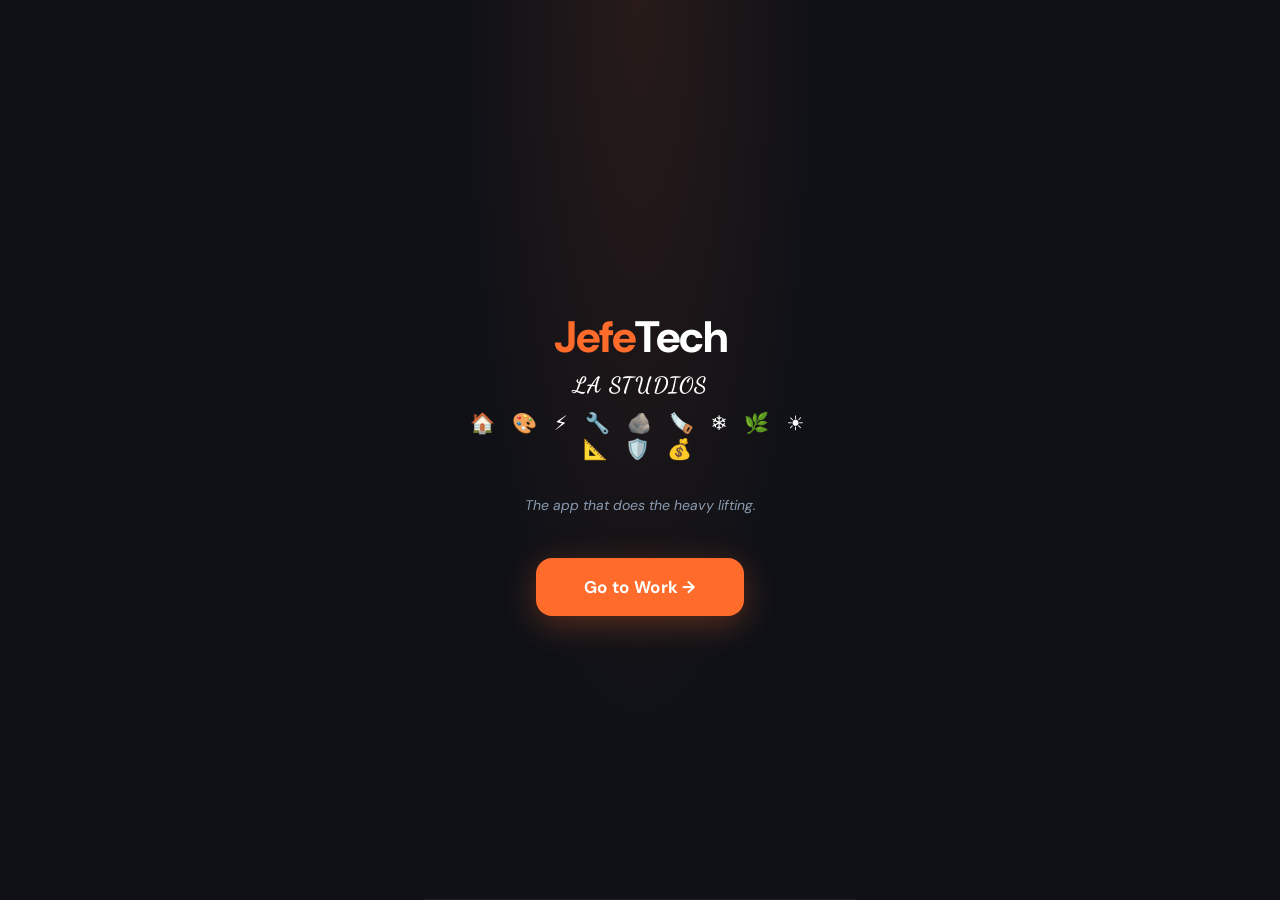
<file: index.html>
<!DOCTYPE html>
<html lang="en">
<head>
<meta charset="UTF-8">
<meta name="apple-mobile-web-app-capable" content="yes">
<meta name="apple-mobile-web-app-status-bar-style" content="black-translucent">
<meta name="theme-color" content="#0f1117">
<meta name="viewport" content="width=device-width, initial-scale=1, viewport-fit=cover">
<title>JefeTech — Smart Works</title>
<link href="https://fonts.googleapis.com/css2?family=DM+Sans:wght@400;500;600;700;800&family=Dancing+Script:wght@700&display=swap" rel="stylesheet">
<style>
*{box-sizing:border-box;margin:0;padding:0;-webkit-tap-highlight-color:transparent}
body{background:#0f1117;color:#fff;font-family:'DM Sans',system-ui,sans-serif;min-height:100vh}
#app{max-width:430px;margin:0 auto;min-height:100vh;position:relative}

/* SPLASH */
#splash{display:flex;flex-direction:column;align-items:center;justify-content:center;min-height:100vh;padding:40px 24px;text-align:center;background:radial-gradient(ellipse at top,rgba(255,107,43,.1) 0%,transparent 60%)}
.splash-brand{font-size:11px;font-weight:700;color:#FF6B2B;letter-spacing:3px;text-transform:uppercase;margin-bottom:24px}
.splash-title{font-size:44px;font-weight:800;margin-bottom:6px;letter-spacing:-1.5px}
.splash-title span{color:#FF6B2B}
.splash-sub{font-size:12px;color:#94A3B8;letter-spacing:2px;text-transform:uppercase;margin-bottom:12px}
.splash-flags{font-size:20px;letter-spacing:6px;margin-bottom:32px}
.splash-quote{font-size:14px;color:#94A3B8;line-height:1.7;font-style:italic;max-width:320px;margin:0 auto 40px}
.splash-btn{background:#FF6B2B;color:#fff;border:none;border-radius:16px;padding:18px 48px;font-size:17px;font-weight:700;cursor:pointer;font-family:inherit;box-shadow:0 8px 32px rgba(255,107,43,.3);letter-spacing:.3px}
.splash-btn:active{transform:scale(.97)}

/* APP */
#main{display:none}

/* HEADER */
.hdr{position:fixed;top:0;left:50%;transform:translateX(-50%);width:100%;max-width:430px;background:rgba(15,17,23,.97);backdrop-filter:blur(12px);z-index:60;padding:11px 18px;display:flex;align-items:center;justify-content:space-between;border-bottom:1px solid rgba(255,255,255,.06)}
.hdr-title{font-size:16px;font-weight:800;color:#fff}
.hdr-sub{font-size:9px;color:#94A3B8;margin-top:1px}
.lang-wrap{display:flex;background:rgba(255,255,255,.08);border-radius:20px;padding:2px;gap:2px}
.lang-btn{background:none;color:#94A3B8;border:none;border-radius:16px;padding:4px 11px;font-size:11px;font-weight:700;cursor:pointer;font-family:inherit;transition:all .2s}
.lang-btn.on{background:#FF6B2B;color:#fff}

/* CONTENT */
.content{padding-top:52px;padding-bottom:80px}
.screen{display:none}
.screen.active{display:block}

/* NAV */
.nav{position:fixed;bottom:0;left:50%;transform:translateX(-50%);width:100%;max-width:430px;background:#0f1117;border-top:1px solid rgba(255,255,255,.08);z-index:60;padding-bottom:env(safe-area-inset-bottom)}
.nav-row{display:flex}
.nav-btn{flex:1;background:none;border:none;padding:7px 0 8px;cursor:pointer;display:flex;flex-direction:column;align-items:center;gap:2px;font-family:inherit}
.nav-icon{font-size:19px}
.nav-lbl{font-size:9px;color:#555;font-weight:500;transition:color .2s}
.nav-btn.on .nav-lbl{color:#FF6B2B;font-weight:700}

/* DARK SECTION HEADER */
.shdr{background:#1a1d27;padding:14px 18px}
.shdr-title{color:#E8E0D5;font-size:12px;margin:0}

/* CARDS */
.card{background:#1a1d27;border:1px solid rgba(255,255,255,.06);border-radius:14px;padding:14px 16px;margin-bottom:10px}
.card-white{background:#fff;border:1px solid #E8E0D5;border-radius:14px;padding:14px 16px;margin-bottom:10px}

/* INPUTS */
.inp{width:100%;background:rgba(255,255,255,.06);border:1px solid rgba(255,255,255,.1);border-radius:10px;padding:11px 13px;font-size:14px;color:#fff;outline:none;font-family:inherit;margin-bottom:10px}
.inp::placeholder{color:#555}
.inp-label{font-size:10px;font-weight:700;color:#94A3B8;letter-spacing:1px;text-transform:uppercase;margin-bottom:6px;display:block}

/* BUTTONS */
.btn-orange{width:100%;background:#FF6B2B;color:#fff;border:none;border-radius:12px;padding:14px;font-size:14px;font-weight:700;cursor:pointer;font-family:inherit}
.btn-red{width:100%;background:#EF4444;color:#fff;border:none;border-radius:12px;padding:16px;font-size:16px;font-weight:700;cursor:pointer;font-family:inherit;margin-bottom:12px}
.btn-ghost{background:rgba(255,255,255,.06);border:1px solid rgba(255,255,255,.1);border-radius:10px;padding:8px 14px;font-size:12px;color:#E8E0D5;cursor:pointer;font-family:inherit}

/* SAFETY */
.phase-row{display:flex;gap:6px;overflow-x:auto;padding:12px 18px 0}
.phase-btn{flex-shrink:0;background:rgba(255,255,255,.08);color:#94A3B8;border:none;border-radius:20px;padding:6px 12px;font-size:11px;font-weight:700;cursor:pointer;font-family:inherit}
.phase-btn.on{background:#FF6B2B;color:#fff}
.prog-wrap{background:rgba(255,255,255,.1);border-radius:3px;height:3px;margin:10px 18px 0;overflow:hidden}
.prog-bar{height:100%;background:#FF6B2B;border-radius:3px;transition:width .3s}
.check-item{display:flex;gap:12px;align-items:flex-start;padding:12px 14px;margin-bottom:8px;cursor:pointer;border-radius:12px;background:rgba(255,255,255,.03);border:1px solid rgba(255,255,255,.05)}
.check-box{width:22px;height:22px;border-radius:6px;border:2px solid rgba(255,255,255,.2);display:flex;align-items:center;justify-content:center;flex-shrink:0;transition:all .2s}
.check-box.on{background:#22C55E;border-color:#22C55E}
.check-txt{font-size:13px;color:#E8E0D5;line-height:1.4}
.check-txt.done{color:#444;text-decoration:line-through}

/* TRADES */
.trade-grid{display:grid;grid-template-columns:1fr 1fr;gap:10px;padding:14px 18px}
.trade-card{background:#1a1d27;border:1px solid rgba(255,255,255,.06);border-radius:14px;padding:16px 10px;cursor:pointer;text-align:center;transition:border-color .2s}
.trade-card:active{border-color:#FF6B2B}
.trade-icon{font-size:28px;margin-bottom:8px}
.trade-name{font-size:13px;font-weight:700;color:#E8E0D5}
.section-lbl{font-size:10px;font-weight:700;color:#FF6B2B;letter-spacing:1.5px;text-transform:uppercase;margin-bottom:10px}
.detail-row{display:flex;align-items:center;gap:10px;padding:8px 0;border-bottom:1px solid rgba(255,255,255,.05)}
.detail-row:last-child{border:none}
.detail-txt{font-size:13px;color:#E8E0D5}

/* COLORS */
.house-wrap{background:linear-gradient(180deg,#87CEEB 0%,#B0E2FF 100%);border-radius:16px;overflow:hidden;margin:14px 18px}
.color-pickers{display:grid;grid-template-columns:1fr 1fr 1fr;gap:8px;padding:0 18px 12px}
.color-picker-wrap{text-align:center}
.color-lbl-sm{font-size:10px;font-weight:700;color:#94A3B8;letter-spacing:.5px;text-transform:uppercase;margin-bottom:6px}
.color-inp{width:100%;height:44px;border:none;border-radius:10px;cursor:pointer;padding:2px;background:none}
.palette-grid{display:grid;grid-template-columns:1fr 1fr;gap:8px;padding:0 18px}
.palette-card{background:#1a1d27;border:1px solid rgba(255,255,255,.06);border-radius:12px;padding:10px;cursor:pointer;display:flex;align-items:center;gap:10px}
.palette-swatches{display:flex;gap:3px}
.swatch{width:18px;height:18px;border-radius:4px;border:1px solid rgba(0,0,0,.2)}
.palette-name{font-size:11px;font-weight:600;color:#E8E0D5}

/* SOLAR */
.solar-stat{background:#1a1d27;border-radius:12px;padding:12px 14px;text-align:center}
.solar-val{font-size:22px;font-weight:800;color:#FF6B2B;margin-bottom:2px}
.solar-lbl{font-size:10px;color:#94A3B8;font-weight:600;text-transform:uppercase;letter-spacing:.5px}
.solar-grid{display:grid;grid-template-columns:1fr 1fr;gap:8px;padding:0 18px 12px}

/* PARTNERS */
.partner-card{display:flex;align-items:center;gap:12px;background:#1a1d27;border:1px solid rgba(255,255,255,.06);border-radius:14px;padding:14px 16px;margin-bottom:10px;text-decoration:none;color:#fff}
.partner-icon{font-size:24px;width:44px;height:44px;display:flex;align-items:center;justify-content:center;background:rgba(255,255,255,.06);border-radius:10px;flex-shrink:0}
.partner-name{font-size:14px;font-weight:700;margin-bottom:2px}
.partner-sub{font-size:11px;color:#94A3B8}
.partner-comm{font-size:10px;font-weight:700;color:#22C55E;background:rgba(34,197,94,.1);border-radius:20px;padding:3px 8px;margin-left:auto;flex-shrink:0}

/* ABOUT */
.about-hero{background:linear-gradient(135deg,#1a1d27,#0f1117);padding:32px 18px;text-align:center;border-bottom:1px solid rgba(255,255,255,.06)}
.about-avatar{width:80px;height:80px;border-radius:50%;background:linear-gradient(135deg,#FF6B2B,#FF6B2B);display:flex;align-items:center;justify-content:center;font-size:32px;font-weight:800;margin:0 auto 16px}
.about-name{font-size:22px;font-weight:800;margin-bottom:4px}
.about-title{font-size:13px;color:#FF6B2B;font-weight:600}
.about-section{padding:20px 18px 0}
.about-section-title{font-size:11px;font-weight:700;color:#FF6B2B;letter-spacing:1.5px;text-transform:uppercase;margin-bottom:12px}
.about-text{font-size:14px;color:#94A3B8;line-height:1.8}
.about-text strong{color:#E8E0D5;font-weight:600}
.contact-btn{display:flex;align-items:center;gap:12px;background:#1a1d27;border:1px solid rgba(255,255,255,.06);border-radius:14px;padding:14px 16px;margin-bottom:10px;text-decoration:none;color:#fff}
.contact-icon{font-size:20px;width:40px;height:40px;display:flex;align-items:center;justify-content:center;background:rgba(255,107,43,.15);border-radius:10px;flex-shrink:0}
.contact-label{font-size:14px;font-weight:600}
.contact-sub{font-size:11px;color:#94A3B8;margin-top:1px}
</style>
</head>
<body>
<div id="app">

<!-- SPLASH -->
<div id="splash">
  <div class="splash-brand"></div>
  <div class="splash-title"><span>Jefe</span>Tech</div>
  <div class="splash-sub" style="font-family:'Dancing Script',cursive;font-size:22px;color:#FFFFFF;font-weight:700;letter-spacing:1px">LA Studios</div>
  <div class="splash-flags">🏠 🎨 ⚡ 🔧 🪨 🪚 ❄️ 🌿 ☀️ 📐 🛡️ 💰</div>
  <div class="splash-quote" style="color:#8A9BB0">The app that does the heavy lifting.</div>
  <button class="splash-btn" onclick="startApp()">Go to Work →</button>
</div>

<!-- MAIN APP -->
<div id="main">
  <div class="hdr">
    <div>
      <div class="hdr-title" id="hdr-title">JefeTech</div>
      <div class="hdr-sub"></div>
    </div>
    <div class="lang-wrap">
      <button class="lang-btn on" id="btn-es" onclick="setLang('es')">ES</button>
      <button class="lang-btn" id="btn-en" onclick="setLang('en')">EN</button>
    </div>
  </div>

  <div class="content">
    <!-- SAFETY -->
    <div id="screen-safety" class="screen active">
      <div class="shdr">
        <div style="display:flex;justify-content:space-between;align-items:center;margin-bottom:12px">
          <span class="shdr-title" id="lbl-autosaved">Auto-saved</span>
          <button onclick="markComplete()" style="background:#22C55E;color:#fff;border:none;border-radius:20px;padding:5px 14px;font-size:11px;font-weight:700;cursor:pointer" id="lbl-complete">COMPLETE</button>
        </div>
        <span class="inp-label" id="lbl-jobname">JOB NAME</span>
        <input class="inp" id="job-name" placeholder="1425 Oak Street — Tear off & replace">
        <span class="inp-label" id="lbl-siteaddr">SITE ADDRESS</span>
        <input class="inp" id="site-addr" placeholder="1425 Oak Street, Austin TX 78701">
      </div>

      <div style="padding:14px 18px">
        <div class="card" style="border-color:rgba(239,68,68,.3)">
          <div style="font-size:10px;font-weight:700;color:#EF4444;letter-spacing:1px;text-transform:uppercase;margin-bottom:10px;display:flex;align-items:center;gap:6px">🛡️ <span id="lbl-emergency">EMERGENCY</span></div>
          <button class="btn-red" onclick="window.location='tel:911'">🚨 Call 911</button>
          <span class="inp-label" id="lbl-hospital">NEAREST HOSPITAL / URGENT CARE</span>
          <input class="inp" style="margin-bottom:10px" placeholder="Hospital name & address">
          <span class="inp-label" id="lbl-incident">INCIDENT LOG</span>
          <div style="display:flex;gap:8px">
            <input class="inp" id="incident-inp" placeholder="Describe incident..." style="margin:0;flex:1">
            <button onclick="logIncident()" style="background:#FF6B2B;border:none;border-radius:10px;padding:0 14px;color:#fff;font-weight:700;cursor:pointer;flex-shrink:0">+ Log</button>
          </div>
          <div id="incident-log" style="margin-top:8px"></div>
        </div>
      </div>

      <div style="background:#1a1d27;border-top:1px solid rgba(255,255,255,.06);border-bottom:1px solid rgba(255,255,255,.06)">
        <div style="padding:14px 18px 6px;display:flex;justify-content:space-between;align-items:center">
          <span style="font-size:11px;font-weight:700;color:#E8E0D5" id="lbl-checklist">🛡️ SAFETY CHECKLIST</span>
          <span style="font-size:11px;color:#FF6B2B;font-weight:700" id="prog-count">0/10</span>
        </div>
        <div class="phase-row" id="phase-row"></div>
        <div class="prog-wrap"><div class="prog-bar" id="prog-bar" style="width:0%"></div></div>
        <div style="padding:6px 18px 12px"><span style="font-size:10px;color:#555" id="phase-label-sm"></span></div>
      </div>

      <div style="padding:12px 18px 0" id="check-list"></div>
    </div>

    <!-- JOBS -->
    <div id="screen-jobs" class="screen">
      <div id="jobs-content"></div>
    </div>

    <!-- QUOTE -->
    <div id="screen-quote" class="screen">
      <div id="quote-content"></div>
    </div>

    <!-- CREW -->
    <div id="screen-crew" class="screen">
      <div id="crew-content"></div>
    </div>

    <!-- TRADES -->
    <div id="screen-trades" class="screen">
      <div class="shdr"><p class="shdr-title" id="lbl-trades-sub">Select a trade to see tools, materials & safety</p></div>
      <div id="trades-content"></div>
    </div>

    <!-- COLORS -->
    <div id="screen-colors" class="screen">
      <div id="colors-content"></div>
    </div>

    <!-- MEASURE -->
    <div id="screen-measure" class="screen">
      <div id="measure-content"></div>
    </div>
      <div id="solar-content"></div>
    </div>

    <!-- PARTNERS -->
    <div id="screen-partners" class="screen">
      <div class="shdr"><p class="shdr-title" id="lbl-partners-sub">Tax, accounting & travel partners</p></div>
      <div style="padding:14px 18px 100px" id="partners-content"></div>
    </div>

    <!-- ABOUT -->
  </div>

    <!-- HELP -->
    <div id="screen-help" class="screen">
      <div style="padding:48px 24px 100px;text-align:center">
        <div style="font-size:52px;margin-bottom:16px">💬</div>
        <h2 style="font-size:24px;font-weight:800;color:#E8E0D5;margin:0 0 10px">Need help?</h2>
        <p style="font-size:14px;color:#94A3B8;line-height:1.6;margin:0 0 32px">We respond within 24 hours.<br>Email us anytime.</p>
        <a href="mailto:support@lastudios-hq.com" style="display:block;background:#FF6B2B;color:#fff;font-size:16px;font-weight:700;padding:18px 24px;border-radius:14px;text-decoration:none;margin-bottom:12px">📧 support@lastudios-hq.com</a>
        <p style="font-size:12px;color:#333;margin:0">24 hour response time</p>
      </div>
    </div>

  <!-- NAV -->
  <nav class="nav">
    <div class="nav-row" id="nav-top"></div>
    <div class="nav-row" id="nav-mid"></div>
    <div class="nav-row" id="nav-bot"></div>
  </nav>
</div><!-- /main -->
</div><!-- /app -->

<script>
function setJobSection(s){jobSection=s;jobDetail=null;renderJobs();}
function setJobFilter(f){jobsFilter=f;renderJobs();}
function openJobDetail(id){jobDetail=JOBS.find(function(x){return x.id===id;});renderJobs();}
function goMeasureJob(addr,client){jobSection='measure';bpAddr=addr;bpObra=client;bpView='canvas';renderJobs();}
function goQuoteJob(client,addr){jobSection='quote';QUOTE_CLIENT=client;QUOTE_ADDR=addr;renderJobs();}
function resetQuote(){QUOTE_SENT=false;QUOTE_ITEMS=[{id:++Q_UID,desc:'',qty:1,price:0}];QUOTE_CLIENT='';QUOTE_ADDR='';renderJobs();}
function resetQuote2(){QUOTE_SENT=false;QUOTE_ITEMS=[{id:++Q_UID,desc:'',qty:1,price:0}];QUOTE_CLIENT='';QUOTE_ADDR='';renderQuote();}
function pushQuoteItem(){QUOTE_ITEMS.push({id:++Q_UID,desc:'',qty:1,price:0});renderJobs();}
function pushQuoteItem2(){QUOTE_ITEMS.push({id:++Q_UID,desc:'',qty:1,price:0});renderQuote();}

// ── State ─────────────────────────────────────────────────────
var L = 'en';
var TAB = 'safety';
var PHASE = 0;
var CHECKED = {};
var INCIDENTS = [];
var TRADE_SEL = null;

// ── Translations ──────────────────────────────────────────────
var TX = {
  en:{
    tabs:['Safety','Jobs','Partners','Help'],
    ids:['safety','jobs','partners','help'],
    icons:['🛡️','📋','🤝','💬'],
    screens:{safety:'Safety Checklist',jobs:'Jobs',partners:'Partners',help:'Help'},
    phases:['Pre-Job','Foundation','Structure','Finishes','Handover'],
    items:[
      ['Fall protection / harness on-site and inspected','Anchor / tie-off points identified and secure','Weather & wind conditions checked, safe to work','Ladder on stable ground, secured/tied off','PPE worn: hard hat, gloves, eye protection','Tool inspection completed — no damaged tools','First aid kit stocked and accessible','Emergency contacts posted at job site','OSHA cards on site','Safety meeting held with crew'],
      ['Excavation shored or sloped per OSHA','Utilities located and marked (811 called)','Trench entry/exit ladders in place','Soil stability assessed','Concrete forms inspected','Rebar secured and inspected','No overhead power line conflicts','Equipment operators certified','Ground compaction verified','Foundation drainage planned'],
      ['Scaffolding inspected and tagged','Fall arrest systems installed (>6 ft)','Electrical lockout/tagout in place','Roofing safety monitor assigned','Hot work permit obtained if needed','Crane/lift pre-use inspection done','Materials secured against wind','Fire extinguisher within 10 ft of hot work','Workers not working alone at height','Housekeeping — debris removed daily'],
      ['Silica dust controls in place','Respirators available for drywall/insulation','Lead/asbestos assessment done if renovation','Eye wash station available','Electrical panels labeled and secured','GFCI protection on all temporary power','No trip hazards in work area','Ladders inspected and rated for load','Adequate lighting in all work areas','Cuts and abrasions first aid available'],
      ['Final walkthrough completed','Punch list items resolved','All tools and equipment removed','Debris and waste disposed properly','Site restored to pre-work condition','Client walkthrough and sign-off','Permits closed out','As-built documentation provided','Warranty documents delivered','Safety incident report filed if any']
    ],
    jobName:'JOB NAME',siteAddr:'SITE ADDRESS',emergency:'EMERGENCY',hospital:'NEAREST HOSPITAL / URGENT CARE',incident:'INCIDENT LOG',checklist:'🛡️ SAFETY CHECKLIST',complete:'COMPLETE',autosaved:'Auto-saved',
    tradesSub:'Select a trade to see tools, materials & safety',
    colorsSub:'3D Color Consultant — pick your colors',
    walls:'WALLS',trim:'TRIM',door:'DOOR',palettes:'SUGGESTED PALETTES',saveColors:'💾 Save Color Scheme',
    solarSub:'Solar savings estimator',roofArea:'ROOF AREA (sq ft)',powerBill:'MONTHLY POWER BILL ($)',
    sysSize:'System Size',production:'Annual Production',savings:'Annual Savings',payback:'Payback Period',
    partnersSub:'Tax, accounting & travel partners',
    tax:'💰 TAX & ACCOUNTING',travel:'✈️ TRAVEL & RESORTS',fishing:'🎣 FISHING & OUTDOORS',
    mystory:'MY STORY',contact:'CONTACT',direct:'Direct line — call or text',emailsub:'General inquiries',
  },
  es:{
    tabs:['Seguridad','Trabajos','Socios','Ayuda'],
    ids:['safety','jobs','partners','help'],
    icons:['🛡️','📋','🤝','💬'],
    screens:{safety:'Lista de Seguridad',jobs:'Trabajos',partners:'Socios',help:'Ayuda'},
    phases:['Pre-Trabajo','Cimentación','Estructura','Acabados','Entrega'],
    items:[
      ['Protección contra caídas / arnés en obra e inspeccionado','Puntos de anclaje identificados y seguros','Condiciones climáticas verificadas, seguro trabajar','Escalera en terreno estable, asegurada','EPP puesto: casco, guantes, protección ocular','Inspección de herramientas completada','Botiquín de primeros auxilios surtido','Contactos de emergencia publicados en obra','Tarjetas OSHA en obra','Reunión de seguridad con la cuadrilla'],
      ['Excavación apuntalada según norma','Servicios localizados y marcados','Escaleras de entrada/salida en zanjas','Estabilidad del suelo evaluada','Cimbra inspeccionada','Varilla asegurada e inspeccionada','Sin conflictos con líneas eléctricas aéreas','Operadores de equipo certificados','Compactación del terreno verificada','Drenaje de cimentación planeado'],
      ['Andamios inspeccionados y etiquetados','Sistemas de arresto de caídas instalados (>1.8m)','Bloqueo/etiquetado eléctrico en lugar','Monitor de seguridad en techo asignado','Permiso de trabajo en caliente obtenido','Inspección previa de grúa/elevador','Materiales asegurados contra viento','Extintor a menos de 3m del trabajo en caliente','Trabajadores no laboran solos en altura','Orden — escombro retirado diariamente'],
      ['Controles de polvo de sílice en lugar','Respiradores disponibles','Evaluación de plomo/asbesto si es remodelación','Lavaojos disponible','Tableros eléctricos etiquetados y asegurados','Protección GFCI en toda energía temporal','Sin obstáculos en área de trabajo','Escaleras inspeccionadas','Iluminación adecuada en todas las áreas','Primeros auxilios para cortes disponibles'],
      ['Revisión final completada','Puntos pendientes resueltos','Todas las herramientas y equipos retirados','Residuos y desperdicios eliminados','Sitio restaurado a condición previa','Revisión y firma del cliente','Permisos cerrados','Documentación as-built entregada','Documentos de garantía entregados','Reporte de incidente archivado']
    ],
    jobName:'NOMBRE DEL TRABAJO',siteAddr:'DIRECCIÓN DEL SITIO',emergency:'EMERGENCIA',hospital:'HOSPITAL / URGENCIAS MÁS CERCANO',incident:'REGISTRO DE INCIDENTES',checklist:'🛡️ LISTA DE SEGURIDAD',complete:'COMPLETAR',autosaved:'Guardado automático',
    tradesSub:'Selecciona un oficio para ver herramientas, materiales y seguridad',
    colorsSub:'Consultor de Color 3D — elige tus colores',
    walls:'PAREDES',trim:'MOLDURAS',door:'PUERTA',palettes:'PALETAS SUGERIDAS',saveColors:'💾 Guardar Esquema',
    solarSub:'Estimador de ahorro solar',roofArea:'ÁREA DEL TECHO (pies²)',powerBill:'FACTURA MENSUAL DE LUZ ($)',
    sysSize:'Tamaño del sistema',production:'Producción anual',savings:'Ahorro anual',payback:'Período de recuperación',
    partnersSub:'Socios de impuestos, contabilidad y viajes',
    tax:'💰 IMPUESTOS Y CONTABILIDAD',travel:'✈️ VIAJES Y RESORTS',fishing:'🎣 PESCA Y ACTIVIDADES',
    mystory:'MI HISTORIA',contact:'CONTACTO',direct:'Línea directa — llama o escribe',emailsub:'Consultas generales',
  }
};

var TRADES = [
  {id:'roofing',icon:'🏠',en:'Roofing',es:'Techado',
    tools:{en:['Nail gun','Roofing hammer','Utility knife','Tape measure','Chalk line','Pry bar'],es:['Pistola de clavos','Martillo de techar','Cúter','Cinta métrica','Tira-línea','Barra pata de cabra']},
    materials:{en:['Asphalt shingles','Felt paper (30 lb)','Roofing nails','Roofing cement','Ridge cap','Drip edge'],es:['Tejas asfalto','Papel fieltro (30 lb)','Clavos para techo','Sellador de techo','Cumbrera','Gotero']},
    safety:{en:['Fall harness required at all heights','Hard hat mandatory','Safety boots with grip','No work in wet/icy conditions','Buddy system — never work alone'],es:['Arnés de caída obligatorio a toda altura','Casco obligatorio','Botas de seguridad con agarre','Sin trabajo en condiciones mojadas/heladas','Sistema de compañero — nunca trabajes solo']}},
  {id:'painting',icon:'🎨',en:'Painting',es:'Pintura',
    tools:{en:['Roller','Brush','Paint sprayer','Masking tape','Drop cloth','Paint tray'],es:['Rodillo','Brocha','Pistola de pintura','Cinta adhesiva','Lona protectora','Bandeja de pintura']},
    materials:{en:['Interior paint','Exterior paint','Primer/sealer','Thinner','Caulk','Sandpaper'],es:['Pintura interior','Pintura exterior','Sellador/primer','Diluyente','Sellador de grietas','Lija']},
    safety:{en:['Respirator for spraying','Safety glasses','Ventilate area when using solvents','No smoking near paint','Gloves to prevent skin contact'],es:['Mascarilla para rociar','Gafas de seguridad','Ventilar área con solventes','No fumar cerca de pintura','Guantes para evitar contacto con piel']}},
  {id:'electrical',icon:'⚡',en:'Electrical',es:'Eléctrico',
    tools:{en:['Multimeter','Wire stripper','Voltage tester','Screwdrivers','Conduit bender','Fish tape'],es:['Multímetro','Pelacables','Probador de voltaje','Destornilladores','Doblador de conduit','Cinta de jalar']},
    materials:{en:['12 AWG wire','14 AWG wire','Circuit breakers','Electrical boxes','Conduit','Wire nuts'],es:['Cable 12 AWG','Cable 14 AWG','Breakers','Cajas eléctricas','Conduit','Conectores de alambre']},
    safety:{en:['Lockout/tagout before any work','Dielectric gloves required','No jewelry on hands or neck','Test before you touch','GFCI protection on all circuits'],es:['Bloqueo/etiquetado antes de cualquier trabajo','Guantes dieléctricos obligatorios','Sin joyería en manos o cuello','Prueba antes de tocar','Protección GFCI en todos los circuitos']}},
  {id:'plumbing',icon:'🔧',en:'Plumbing',es:'Plomería',
    tools:{en:['Pipe wrench','Torch','Pipe cutter','Teflon tape','PEX crimper','Channel locks'],es:['Llave inglesa','Soplete','Cortador de tubo','Cinta de teflón','Crimpeador PEX','Pinzas de canal']},
    materials:{en:['PVC pipe','Copper pipe','PEX tubing','Fittings','Solder','Flux'],es:['Tubo PVC','Tubo de cobre','Tubería PEX','Conectores','Soldadura','Fundente']},
    safety:{en:['Fire extinguisher when soldering','Safety glasses','Shut off water before cutting','Check for gas lines before drilling','Ventilate when soldering indoors'],es:['Extintor al soldar','Gafas de seguridad','Cerrar el agua antes de cortar','Verificar líneas de gas antes de perforar','Ventilar al soldar en interiores']}},
  {id:'concrete',icon:'🪨',en:'Concrete',es:'Concreto',
    tools:{en:['Concrete vibrator','Trowel','Screed','Mixer','Bull float','Edger'],es:['Vibrador de concreto','Llana','Regla','Mezcladora','Llana de ala','Bordeadora']},
    materials:{en:['Portland cement','Sand','Gravel','Rebar','Wire mesh','Cure compound'],es:['Cemento Portland','Arena','Grava','Varilla','Malla electrosoldada','Compuesto de curado']},
    safety:{en:['Waterproof boots — wet concrete is caustic','Gloves and safety glasses','Knee pads for flatwork','Ventilate mixer area','Back brace for heavy bags'],es:['Botas impermeables — el concreto fresco es cáustico','Guantes y gafas de seguridad','Rodilleras para trabajo en plano','Ventilar área de mezcladora','Faja lumbar para bolsas pesadas']}},
  {id:'framing',icon:'🪚',en:'Framing',es:'Carpintería',
    tools:{en:['Circular saw','Nail gun','Level','Speed square','Measuring tape','Chalk line'],es:['Sierra circular','Pistola de clavos','Nivel','Escuadra rápida','Cinta métrica','Tira-línea']},
    materials:{en:['2x4 lumber','2x6 lumber','LVL beams','Nails / screws','Joist hangers','Hurricane ties'],es:['Madera 2x4','Madera 2x6','Vigas LVL','Clavos / tornillos','Colgadores de vigueta','Amarres de huracán']},
    safety:{en:['Ear protection with saw use','Safety glasses mandatory','Hard hat near overhead work','Secure all materials against wind','Cut away from body always'],es:['Protección auditiva con sierra','Gafas de seguridad obligatorias','Casco cerca de trabajo en altura','Asegurar materiales contra el viento','Cortar siempre alejado del cuerpo']}},
  {id:'hvac',icon:'❄️',en:'HVAC',es:'HVAC',
    tools:{en:['Manifold gauge set','Refrigerant leak detector','Drill','Pipe wrenches','Sheet metal tools','Vacuum pump'],es:['Juego de manómetros','Detector de fugas de refrigerante','Taladro','Llaves de tuercas','Herramientas de lámina','Bomba de vacío']},
    materials:{en:['Refrigerant (R-410A/R-32)','Ductwork','Filters','Thermostat','Copper line set','Insulation'],es:['Refrigerante (R-410A/R-32)','Ductos','Filtros','Termostato','Línea de cobre','Aislamiento']},
    safety:{en:['No open flame near refrigerant','Recover refrigerant — never vent to atmosphere','Respirator in tight spaces','Electrical lockout before work','EPA 608 certification required'],es:['Sin llama abierta cerca del refrigerante','Recuperar refrigerante — nunca liberar a la atmósfera','Mascarilla en espacios reducidos','Bloqueo eléctrico antes de trabajar','Certificación EPA 608 requerida']}},
  {id:'landscaping',icon:'🌿',en:'Landscaping',es:'Jardinería',
    tools:{en:['Lawn mower','Edger','Blower','Shovel','Rake','Pruning shears'],es:['Cortadora de césped','Bordeadora','Soplador','Pala','Rastrillo','Tijeras de podar']},
    materials:{en:['Topsoil','Mulch','Plants / shrubs','Fertilizer','Irrigation parts','Edging material'],es:['Tierra vegetal','Mulch','Plantas / arbustos','Fertilizante','Piezas de irrigación','Material de borde']},
    safety:{en:['Ear protection with mower/blower','Safety glasses for debris','Gloves when handling chemicals','Mark irrigation lines before digging','Sun protection on long jobs'],es:['Protección auditiva con cortadora/soplador','Gafas de seguridad para escombros','Guantes al manejar químicos','Marcar líneas de irrigación antes de excavar','Protección solar en trabajos largos']}},
];

var PALETTES = [
  {name:'Classic White',w:'#FAFAF8',t:'#E8E4DC',d:'#C4A882'},
  {name:'Warm Gray',w:'#9E9E9E',t:'#FFFFFF',d:'#5D4037'},
  {name:'Navy Blue',w:'#1565C0',t:'#FFFFFF',d:'#0D47A1'},
  {name:'Forest Green',w:'#2E7D32',t:'#F5F5F0',d:'#1B5E20'},
  {name:'Desert Sand',w:'#D4A574',t:'#FFFFFF',d:'#8B6535'},
  {name:'Charcoal',w:'#37474F',t:'#B0BEC5',d:'#FF6B2B'},
  {name:'Terracotta',w:'#BF5722',t:'#FFF8F0',d:'#6D4C41'},
  {name:'Sage',w:'#7CB342',t:'#FFFFFF',d:'#33691E'},
];

// ── App init ──────────────────────────────────────────────────
function startApp(){
  document.getElementById('splash').style.display='none';
  document.getElementById('main').style.display='block';
  renderAll();
}

function setLang(l){
  L=l;
  document.getElementById('btn-es').className='lang-btn'+(l==='es'?' on':'');
  document.getElementById('btn-en').className='lang-btn'+(l==='en'?' on':'');
  renderAll();
}

function goTab(tab){
  TAB=tab;
  TRADE_SEL=null;
  renderAll();
}

function renderAll(){
  try{
  var t=TX[L];
  var el=document.getElementById('hdr-title');if(el)el.textContent=t.screens[TAB]||'JefeTech';
  var ids=['lbl-jobname','lbl-siteaddr','lbl-emergency','lbl-hospital','lbl-incident','lbl-checklist','lbl-complete','lbl-autosaved','lbl-trades-sub','lbl-colors-sub','lbl-walls','lbl-trim','lbl-door','lbl-palettes','btn-save-colors','lbl-solar-sub','lbl-roof-area','lbl-power-bill','lbl-partners-sub','lbl-mystory','lbl-contact','lbl-direct','lbl-email-sub'];
  var vals=[t.jobName,t.siteAddr,t.emergency,t.hospital,t.incident,t.checklist,t.complete,t.autosaved,t.tradesSub,t.colorsSub,t.walls,t.trim,t.door,t.palettes,t.saveColors,t.solarSub,t.roofArea,t.powerBill,t.partnersSub,t.mystory,t.contact,t.direct,t.emailsub];
  ids.forEach(function(id,i){var e=document.getElementById(id);if(e)e.textContent=vals[i];});
  document.querySelectorAll('.screen').forEach(function(s){s.classList.remove('active');});
  var active=document.getElementById('screen-'+TAB);
  if(active)active.classList.add('active');
  renderNav();
  if(TAB==='safety')renderSafety();
  if(TAB==='trades')renderTrades();
  if(TAB==='jobs')renderJobs();
  if(TAB==='partners')renderPartners();
  }catch(e){console.error('renderAll error:',e);}
}

// ── Nav ───────────────────────────────────────────────────────
function renderNav(){
  var t=TX[L];
  function btn(i){
    var on=t.ids[i]===TAB;
    return '<button class="nav-btn'+(on?' on':'')+'" onclick="goTab(\''+t.ids[i]+'\')">'
      +'<span class="nav-icon">'+t.icons[i]+'</span>'
      +'<span class="nav-lbl" style="color:'+(on?'#FF6B2B':'#555')+'">'+t.tabs[i]+'</span></button>';
  }
  var top='',bot='';
  for(var i=0;i<4;i++) top+=btn(i);
  document.getElementById('nav-top').innerHTML=top;
  document.getElementById('nav-mid').innerHTML='';
  document.getElementById('nav-bot').innerHTML=bot;
}

// ── Safety ────────────────────────────────────────────────────
function renderSafety(){
  var t=TX[L];
  var items=t.items[PHASE];
  var done=items.filter(function(_,i){return CHECKED[PHASE+'_'+i];}).length;
  var pct=Math.round(done/items.length*100);
  document.getElementById('prog-bar').style.width=pct+'%';
  document.getElementById('prog-count').textContent=done+'/'+items.length;
  document.getElementById('phase-label-sm').textContent=t.phases[PHASE];
  // Phases
  var pr=document.getElementById('phase-row');
  pr.innerHTML='';
  t.phases.forEach(function(p,i){
    var b=document.createElement('button');
    b.className='phase-btn'+(i===PHASE?' on':'');
    b.textContent=p;
    b.onclick=function(){PHASE=i;renderSafety();};
    pr.appendChild(b);
  });
  // Checklist
  var cl=document.getElementById('check-list');
  cl.innerHTML='';
  items.forEach(function(item,i){
    var k=PHASE+'_'+i;var on=!!CHECKED[k];
    var div=document.createElement('div');
    div.className='check-item';
    div.innerHTML='<div class="check-box'+(on?' on':'')+'"><svg width="12" height="12" viewBox="0 0 24 24" fill="none" stroke="#fff" stroke-width="3" stroke-linecap="round" stroke-linejoin="round">'+(on?'<path d="M5 13l4 4L19 7"/>':'')+'</svg></div><span class="check-txt'+(on?' done':'')+'" style="margin:0">'+item+'</span>';
    div.onclick=function(){CHECKED[k]=!CHECKED[k];renderSafety();};
    cl.appendChild(div);
  });
}

function toggleCheck(i){CHECKED[PHASE+'_'+i]=!CHECKED[PHASE+'_'+i];renderSafety();}
function logIncident(){var inp=document.getElementById('incident-inp');if(!inp.value.trim())return;INCIDENTS.push({t:inp.value,time:new Date().toLocaleTimeString()});inp.value='';var log=document.getElementById('incident-log');log.innerHTML=INCIDENTS.map(function(inc){return'<div style="background:rgba(255,255,255,.04);border-radius:8px;padding:8px 10px;margin-top:6px;font-size:12px;color:#E8E0D5"><span style="color:#555;font-size:10px">'+inc.time+'</span><br>'+inc.t+'</div>';}).join('');}
function markComplete(){var n=document.getElementById('job-name').value||'Job';alert(n+(L==='es'?' marcado como completado':' marked as complete'));}

// ── Trades ────────────────────────────────────────────────────
function renderTrades(){
  var tc=document.getElementById('trades-content');
  if(!TRADE_SEL){
    tc.innerHTML='<div class="trade-grid">'+TRADES.map(function(tr){
      return'<div class="trade-card" onclick="selectTrade(\''+tr.id+'\')">'
        +'<div class="trade-icon">'+tr.icon+'</div>'
        +'<div class="trade-name">'+(L==='es'?tr.es:tr.en)+'</div></div>';
    }).join('')+'</div>';
    return;
  }
  var tr=TRADES.find(function(x){return x.id===TRADE_SEL;});
  var tools=tr.tools[L];var mats=tr.materials[L];var safe=tr.safety[L];
  tc.innerHTML='<div style="background:#1a1d27;padding:12px 18px;display:flex;align-items:center;gap:12px;border-bottom:1px solid rgba(255,255,255,.06)">'
    +'<button onclick="TRADE_SEL=null;renderTrades()" style="background:none;border:none;color:#94A3B8;cursor:pointer;font-size:18px;padding:0">←</button>'
    +'<span style="font-size:15px;font-weight:700;color:#E8E0D5">'+tr.icon+' '+(L==='es'?tr.es:tr.en)+'</span></div>'
    +'<div style="padding:14px 18px 0">'
    +'<div class="card"><div class="section-lbl" style="color:#FF6B2B">🔧 '+(L==='es'?'Herramientas':'Tools')+'</div>'+tools.map(function(i){return'<div class="detail-row"><span class="detail-txt">• '+i+'</span></div>';}).join('')+'</div>'
    +'<div class="card"><div class="section-lbl" style="color:#22C55E">📦 '+(L==='es'?'Materiales':'Materials')+'</div>'+mats.map(function(i){return'<div class="detail-row"><span class="detail-txt">• '+i+'</span></div>';}).join('')+'</div>'
    +'<div class="card"><div class="section-lbl" style="color:#EF4444">🛡️ '+(L==='es'?'Seguridad':'Safety')+'</div>'+safe.map(function(i){return'<div class="detail-row"><span class="detail-txt">• '+i+'</span></div>';}).join('')+'</div>'
    +'</div>';
}
function selectTrade(id){TRADE_SEL=id;renderTrades();}

// ── Jobs Hub State ────────────────────────────────────────────
var JOBS=[
  {id:'j1',client:'Rodriguez Family',addr:'1425 Oak St, Austin TX',type:'Roof replacement',total:8500,deposit:3400,progress:65,status:'active',date:'Sep 10'},
  {id:'j2',client:'Martinez Properties',addr:'820 Elm Ave, Dallas TX',type:'Tear off & reroof',total:12200,deposit:6100,progress:100,status:'done',date:'Aug 28'},
  {id:'j3',client:'Lopez Construction',addr:'334 Pine Rd, Houston TX',type:'Flat roof repair',total:4800,deposit:1920,progress:20,status:'active',date:'Sep 15'},
];
var jobsFilter='all';
var jobSection='jobs'; // jobs, quote, crew, measure
var jobDetail=null;
var jobAdding=false;

var QUOTE_ITEMS=[{id:1,desc:'',qty:1,price:0}];
var QUOTE_CLIENT='';
var QUOTE_ADDR='';
var QUOTE_PCT=40;
var QUOTE_SENT=false;
var Q_UID=10;

var CREW=[
  {id:'c1',name:'Carlos Mendoza',role:'Lead Roofer',phone:'512-555-0101',pay:950,status:'active'},
  {id:'c2',name:'Miguel Ruiz',role:'Roofer',phone:'512-555-0102',pay:850,status:'active'},
  {id:'c3',name:'Roberto Sanchez',role:'Laborer',phone:'512-555-0103',pay:750,status:'off'},
];

var QUICK_ITEMS_EN=[
  {d:'Tear off & haul away',p:850},{d:'Felt paper 30lb',p:180},{d:'Shingles per sq',p:420},
  {d:'Ridge cap',p:120},{d:'Drip edge',p:95},{d:'Labor per sq',p:280},
  {d:'Flashing',p:220},{d:'Gutters LF',p:18},{d:'Dumpster',p:450},{d:'Permits',p:350},
];
var QUICK_ITEMS_ES=[
  {d:'Desmonte y acarreo',p:850},{d:'Papel fieltro',p:180},{d:'Tejas por cuadro',p:420},
  {d:'Cumbrera',p:120},{d:'Goterón',p:95},{d:'Mano de obra',p:280},
  {d:'Tapajuntas',p:220},{d:'Canalones LF',p:18},{d:'Contenedor',p:450},{d:'Permisos',p:350},
];

// ── Jobs Hub ──────────────────────────────────────────────────
var JOBS=[];
var jobSection='new'; // new, measure, quote, crew, list
var jobDetail=null;
var jobAdding=false;

// Active job being built
var activeJob={
  id:null, client:'', addr:'', type:'', lat:null, lng:null,
  sqft:0, sqm:0, totalArea:0,
  items:[], deposit:40, total:0,
  crew:[], status:'active', progress:0, date:'', notes:''
};

var QUICK_ITEMS_EN=[
  {d:'Tear off & haul away',p:850},{d:'Felt paper 30lb',p:180},{d:'Shingles per sq',p:420},
  {d:'Ridge cap',p:120},{d:'Drip edge',p:95},{d:'Labor per sq',p:280},
  {d:'Flashing',p:220},{d:'Gutters LF',p:18},{d:'Dumpster',p:450},{d:'Permits',p:350},
];
var QUICK_ITEMS_ES=[
  {d:'Desmonte y acarreo',p:850},{d:'Papel fieltro',p:180},{d:'Tejas por cuadro',p:420},
  {d:'Cumbrera',p:120},{d:'Goterón',p:95},{d:'Mano de obra',p:280},
  {d:'Tapajuntas',p:220},{d:'Canalones LF',p:18},{d:'Contenedor',p:450},{d:'Permisos',p:350},
];
var Q_UID=10;

var CREW=[
  {id:'c1',name:'Carlos Mendoza',role:'Lead Roofer',phone:'512-555-0101',pay:950,status:'active'},
  {id:'c2',name:'Miguel Ruiz',role:'Roofer',phone:'512-555-0102',pay:850,status:'active'},
  {id:'c3',name:'Roberto Sanchez',role:'Laborer',phone:'512-555-0103',pay:750,status:'off'},
];

function updateSqft(v){v=+v;activeJob.sqft=v;activeJob.sqm=Math.round(v*0.0929);activeJob.totalArea=v;var a=document.getElementById("disp-sqft");var b=document.getElementById("disp-sqm");if(a)a.textContent=v.toLocaleString();if(b)b.textContent=activeJob.sqm.toLocaleString();}
function renderJobs(){
  var es=L==='es';
  var c=document.getElementById('jobs-content');
  if(!c)return;

  // Top sub-nav
  var steps=[
    {id:'new',icon:'📍',label:es?'Dirección':'Address'},
    {id:'measure',icon:'📐',label:es?'Medidas':'Measure'},
    {id:'quote',icon:'💰',label:es?'Cotizar':'Quote'},
    {id:'crew',icon:'👷',label:es?'Cuadrilla':'Crew'},
    {id:'list',icon:'📋',label:es?'Trabajos':'Jobs'},
  ];

  var nav='<div style="background:#1a1d27;border-bottom:2px solid rgba(255,255,255,.06);display:flex">';
  steps.forEach(function(st,i){
    var on=jobSection===st.id;
    nav+='<button data-sec="'+st.id+'" class="job-sub-btn" style="flex:1;background:none;border:none;border-bottom:3px solid '+(on?'#FF6B2B':'transparent')+';padding:9px 2px 7px;cursor:pointer;display:flex;flex-direction:column;align-items:center;gap:2px">'
      +'<span style="font-size:15px">'+st.icon+'</span>'
      +'<span style="font-size:8px;font-weight:700;color:'+(on?'#FF6B2B':'#555')+'">'+st.label+'</span></button>';
  });
  nav+='</div>';

  var body='';
  if(jobSection==='new') body=renderJobAddress(es);
  else if(jobSection==='measure') body=renderJobMeasure(es);
  else if(jobSection==='quote') body=renderJobQuote(es);
  else if(jobSection==='crew') body=renderJobCrew(es);
  else if(jobSection==='list') body=renderJobList(es);

  c.innerHTML=nav+body;

  // Wire sub-nav
  c.querySelectorAll('.job-sub-btn').forEach(function(btn){
    btn.onclick=function(){jobSection=this.getAttribute('data-sec');renderJobs();};
  });

  // Wire all data-action buttons
  c.querySelectorAll('[data-action]').forEach(function(el){
    el.onclick=function(e){
      e.stopPropagation();
      var a=this.getAttribute('data-action');
      if(a==='locate') locateAddress();
      else if(a==='next-measure'){
        activeJob.addr=document.getElementById('job-addr').value.trim()||activeJob.addr;
        activeJob.client=document.getElementById('job-client').value.trim()||activeJob.client;
        activeJob.type=document.getElementById('job-type').value.trim()||activeJob.type;
        if(!activeJob.addr){alert(es?'Ingresa la dirección':'Enter the address');return;}
        jobSection='measure';renderJobs();
      }
      else if(a==='use-sqft'){
        var s=parseFloat(document.getElementById('manual-sqft').value)||0;
        activeJob.sqft=s;activeJob.sqm=Math.round(s*0.0929);
        activeJob.totalArea=s;
        autoFillQuote();
        jobSection='quote';renderJobs();
      }
      else if(a==='next-quote'){
        autoFillQuote();
        jobSection='quote';renderJobs();
      }
      else if(a==='next-crew'){
        saveQuoteItems();
        jobSection='crew';renderJobs();
      }
      else if(a==='save-job'){
        saveFullJob();
      }
      else if(a==='open-job'){
        var id=this.getAttribute('data-id');
        jobDetail=JOBS.find(function(x){return x.id===id;});
        jobSection='detail';renderJobs();
      }
      else if(a==='new-job'){
        activeJob={id:null,client:'',addr:'',type:'',lat:null,lng:null,sqft:0,sqm:0,totalArea:0,items:[],deposit:40,total:0,crew:[],status:'active',progress:0,date:'',notes:''};
        jobSection='new';renderJobs();
      }
      else if(a==='add-item'){
        activeJob.items.push({id:++Q_UID,desc:'',qty:1,price:0});renderJobs();
      }
      else if(a==='quick-item'){
        var d=this.getAttribute('data-desc'),p=+this.getAttribute('data-price');
        var blank=activeJob.items.find(function(i){return !i.desc;});
        if(blank){blank.desc=d;blank.price=p;}else activeJob.items.push({id:++Q_UID,desc:d,qty:1,price:p});
        renderJobs();
      }
      else if(a==='toggle-crew'){
        var cid=this.getAttribute('data-id');
        var w=CREW.find(function(x){return x.id===cid;});
        if(w){
          var inJob=activeJob.crew.indexOf(cid);
          if(inJob>=0) activeJob.crew.splice(inJob,1);
          else activeJob.crew.push(cid);
        }
        renderJobs();
      }
      else if(a==='add-crew'){addCrewMember();}
      else if(a==='changeorder'){alert(es?'Orden de cambio enviada':'Change order sent for signature');}
      else if(a==='report'){alert(es?'Reporte generado':'Report generated');}
    };
  });

  // Address input auto-detect
  var addrInput=c.querySelector('#job-addr');
  if(addrInput && !addrInput._wired){
    addrInput._wired=true;
    addrInput.addEventListener('keypress',function(e){if(e.key==='Enter')locateAddress();});
  }

  // Quote item inputs
  c.querySelectorAll('.qi-input').forEach(function(inp){
    inp.onchange=function(){
      var id=+this.getAttribute('data-id'),field=this.getAttribute('data-field');
      var item=activeJob.items.find(function(i){return i.id===id;});
      if(item){item[field]=this.type==='number'?+this.value:this.value;}
      renderJobs();
    };
  });

  // Deposit slider
  var slider=c.querySelector('#dep-slider');
  if(slider){
    slider.oninput=function(){
      activeJob.deposit=+this.value;
      var sub=activeJob.items.reduce(function(s,i){return s+i.qty*i.price;},0);
      var el=c.querySelector('#dep-pct'); if(el) el.textContent=this.value+'%';
      var el2=c.querySelector('#dep-amt'); if(el2) el2.textContent='$'+Math.round(sub*+this.value/100).toLocaleString();
    };
  }

  if(jobSection==='measure') setTimeout(function(){initJobMap();},100);
}

// ── Step 1: Address + Pin ─────────────────────────────────────
function renderJobAddress(es){
  return '<div style="padding:16px 18px 80px">'
    +'<p style="font-size:10px;font-weight:700;color:#FF6B2B;letter-spacing:1px;text-transform:uppercase;margin-bottom:6px">'+(es?'NOMBRE DEL CLIENTE':'CLIENT NAME')+'</p>'
    +'<input id="job-client" class="inp" placeholder="'+(es?'Nombre completo':'Full name')+'" value="'+activeJob.client+'">'
    +'<p style="font-size:10px;font-weight:700;color:#FF6B2B;letter-spacing:1px;text-transform:uppercase;margin-bottom:6px">'+(es?'TIPO DE TRABAJO':'JOB TYPE')+'</p>'
    +'<input id="job-type" class="inp" placeholder="'+(es?'Ej: Reemplazo de techo':'e.g. Roof replacement')+'" value="'+activeJob.type+'">'
    +'<p style="font-size:10px;font-weight:700;color:#FF6B2B;letter-spacing:1px;text-transform:uppercase;margin-bottom:6px">'+(es?'DIRECCIÓN DEL TRABAJO':'JOB ADDRESS')+'</p>'
    +'<div style="display:flex;gap:8px;margin-bottom:10px">'
    +'<input id="job-addr" class="inp" style="flex:1;margin:0" placeholder="'+(es?'Dirección completa':'Full address')+'" value="'+activeJob.addr+'">'
    +'<button data-action="locate" style="background:#FF6B2B;border:none;border-radius:10px;width:44px;height:44px;font-size:20px;cursor:pointer;flex-shrink:0">📍</button>'
    +'</div>'
    +'<div id="job-map" style="width:100%;height:200px;border-radius:14px;background:#1a1d27;border:1px solid rgba(255,255,255,.06);display:flex;align-items:center;justify-content:center;margin-bottom:16px;overflow:hidden">'
    +'<p style="color:#555;font-size:12px;text-align:center">'+( activeJob.addr?'📍 '+activeJob.addr:(es?'Ingresa la dirección y toca 📍':'Enter address and tap 📍'))+'</p></div>'
    +(activeJob.lat?'<div style="background:rgba(34,197,94,.1);border:1px solid rgba(34,197,94,.2);border-radius:10px;padding:10px 14px;margin-bottom:12px;display:flex;gap:8px;align-items:center"><span style="font-size:16px">✅</span><span style="font-size:12px;color:#22C55E">'+(es?'Ubicación confirmada':'Location confirmed')+' — '+activeJob.addr+'</span></div>':'')
    +'<button data-action="next-measure" class="btn-orange">'+(es?'📐 Siguiente → Medir':'📐 Next → Measure')+'</button>'
    +'</div>';
}

function locateAddress(){
  var input=document.getElementById('job-addr');
  if(!input)return;
  var addr=input.value.trim();
  if(!addr)return;
  activeJob.addr=addr;
  activeJob.lat=30.2672;activeJob.lng=-97.7431; // simulate pin drop
  var mapDiv=document.getElementById('job-map');
  if(mapDiv){
    mapDiv.innerHTML='<iframe width="100%" height="100%" frameborder="0" style="border:0;border-radius:14px" src="https://maps.google.com/maps?q='+encodeURIComponent(addr)+'&output=embed&z=17" allowfullscreen></iframe>';
  }
  // Show confirmed state
  var confirmed=document.querySelector('[data-action="next-measure"]');
  if(confirmed) confirmed.insertAdjacentHTML('beforebegin','<div style="background:rgba(34,197,94,.1);border:1px solid rgba(34,197,94,.2);border-radius:10px;padding:10px 14px;margin-bottom:12px;display:flex;gap:8px;align-items:center"><span style="font-size:16px">📍</span><span style="font-size:12px;color:#22C55E">'+addr+'</span></div>');
}

function initJobMap(){
  if(activeJob.addr && activeJob.lat){
    var mapDiv=document.getElementById('job-map');
    if(mapDiv && !mapDiv.querySelector('iframe')){
      mapDiv.innerHTML='<iframe width="100%" height="100%" frameborder="0" style="border:0;border-radius:14px" src="https://maps.google.com/maps?q='+encodeURIComponent(activeJob.addr)+'&output=embed&z=17" allowfullscreen></iframe>';
    }
  }
}

// ── Step 2: Measure ───────────────────────────────────────────
function renderJobMeasure(es){
  var sqft=activeJob.sqft||0;
  var sqm=activeJob.sqm||0;
  return '<div style="padding:16px 18px 80px">'
    +'<div style="background:#1a1d27;border:1px solid rgba(255,255,255,.06);border-radius:14px;padding:16px;margin-bottom:14px">'
    +'<p style="font-size:10px;font-weight:700;color:#FF6B2B;letter-spacing:1px;text-transform:uppercase;margin-bottom:4px">'+(es?'DIRECCIÓN':'ADDRESS')+'</p>'
    +'<p style="font-size:13px;color:#E8E0D5;margin:0 0 12px">📍 '+(activeJob.addr||'—')+'</p>'
    +(activeJob.addr?'<iframe width="100%" height="180" frameborder="0" style="border:0;border-radius:10px;display:block;margin-bottom:12px" src="https://maps.google.com/maps?q='+encodeURIComponent(activeJob.addr)+'&output=embed&z=17" allowfullscreen></iframe>':'')
    +'</div>'
    +'<div style="background:#1a1d27;border:1px solid rgba(255,255,255,.06);border-radius:14px;padding:16px;margin-bottom:14px">'
    +'<p style="font-size:10px;font-weight:700;color:#FF6B2B;letter-spacing:1px;text-transform:uppercase;margin-bottom:12px">'+(es?'INGRESA LAS MEDIDAS':'ENTER MEASUREMENTS')+'</p>'
    +'<div style="display:grid;grid-template-columns:1fr 1fr;gap:10px;margin-bottom:14px">'
    +'<div style="background:rgba(255,255,255,.04);border-radius:10px;padding:12px;text-align:center">'
    +'<p style="color:#555;font-size:10px;font-weight:700;text-transform:uppercase;margin:0 0 6px">FT²</p>'
    +'<input id="manual-sqft" type="number" value="'+(sqft||'')+'" placeholder="0" oninput="updateSqft(this.value)" style="width:100%;background:none;border:none;border-bottom:2px solid #FF6B2B;color:#FF6B2B;font-size:28px;font-weight:800;text-align:center;outline:none;font-family:inherit">'
    +'</div>'
    +'<div style="background:rgba(255,255,255,.04);border-radius:10px;padding:12px;text-align:center">'
    +'<p style="color:#555;font-size:10px;font-weight:700;text-transform:uppercase;margin:0 0 6px">M²</p>'
    +'<p id="disp-sqm" style="color:#94A3B8;font-size:28px;font-weight:800;margin:0">'+(sqm?sqm.toLocaleString():'—')+'</p>'
    +'</div></div>'
    +(sqft?'<div style="background:rgba(255,107,43,.08);border:1px solid rgba(255,107,43,.2);border-radius:10px;padding:12px;text-align:center;margin-bottom:14px">'
      +'<p style="color:#FF6B2B;font-size:22px;font-weight:800;margin:0"><span id="disp-sqft">'+sqft.toLocaleString()+'</span> ft² · <span id="disp-sqm2">'+sqm.toLocaleString()+'</span> m²</p>'
      +'<p style="color:#555;font-size:11px;margin:4px 0 0">'+(es?'Área total del trabajo':'Total job area')+'</p></div>':
      '<div style="background:rgba(255,255,255,.04);border-radius:10px;padding:12px;text-align:center;margin-bottom:14px">'
      +'<p id="disp-sqft" style="color:#FF6B2B;font-size:28px;font-weight:800;margin:0">'+(sqft?sqft.toLocaleString():'—')+'</p>'
      +'<p style="color:#555;font-size:11px;margin:4px 0 0">ft²</p></div>')
    +'<button data-action="next-quote" class="btn-orange">'+(es?'💰 Siguiente → Cotizar':'💰 Next → Quote')+'</button>'
    +'</div>'
    +'</div>';
}

// ── Step 3: Quote ─────────────────────────────────────────────
function autoFillQuote(){
  if(!activeJob.items.length && activeJob.sqft>0){
    var sq=Math.round(activeJob.sqft/100);
    activeJob.items=[
      {id:++Q_UID,desc:'Tear off & haul away',qty:1,price:850},
      {id:++Q_UID,desc:'Felt paper 30lb',qty:sq,price:18},
      {id:++Q_UID,desc:'Shingles',qty:sq,price:420},
      {id:++Q_UID,desc:'Labor',qty:sq,price:280},
      {id:++Q_UID,desc:'Ridge cap',qty:1,price:120},
    ];
  }
}

function renderJobQuote(es){
  if(!activeJob.items.length) autoFillQuote();
  var sub=activeJob.items.reduce(function(s,i){return s+i.qty*i.price;},0);
  var ant=Math.round(sub*activeJob.deposit/100);
  var quick=es?QUICK_ITEMS_ES:QUICK_ITEMS_EN;
  return '<div style="padding:14px 18px 100px">'
    +'<div style="background:rgba(255,107,43,.08);border:1px solid rgba(255,107,43,.2);border-radius:12px;padding:10px 14px;margin-bottom:14px;display:flex;gap:10px;align-items:center">'
    +'<span style="font-size:20px">📐</span>'
    +'<div><p style="color:#FF6B2B;font-size:13px;font-weight:700;margin:0">'+activeJob.sqft.toLocaleString()+' ft² · '+activeJob.sqm.toLocaleString()+' m²</p>'
    +'<p style="color:#555;font-size:11px;margin:0">'+activeJob.addr+'</p></div></div>'
    +'<p style="font-size:10px;font-weight:700;color:#FF6B2B;letter-spacing:1px;text-transform:uppercase;margin-bottom:8px">'+(es?'PARTIDAS RÁPIDAS':'QUICK ITEMS')+'</p>'
    +'<div style="display:flex;gap:6px;overflow-x:auto;padding-bottom:10px;margin-bottom:12px">';
  var html='';
  quick.forEach(function(q){
    html+='<button data-action="quick-item" data-desc="'+q.d+'" data-price="'+q.p+'" style="flex-shrink:0;background:rgba(255,255,255,.06);border:1px solid rgba(255,255,255,.1);border-radius:20px;padding:5px 12px;font-size:11px;color:#E8E0D5;cursor:pointer;white-space:nowrap;font-family:inherit">'+q.d+'</button>';
  });
  html+='</div><p style="font-size:10px;font-weight:700;color:#FF6B2B;letter-spacing:1px;text-transform:uppercase;margin-bottom:8px">'+(es?'CONCEPTOS':'LINE ITEMS')+'</p>';
  activeJob.items.forEach(function(item){
    html+='<div style="background:#1a1d27;border:1px solid rgba(255,255,255,.06);border-radius:12px;padding:12px;margin-bottom:8px">'
      +'<input class="qi-input" data-id="'+item.id+'" data-field="desc" value="'+item.desc+'" placeholder="'+(es?'Descripción':'Description')+'" style="width:100%;background:rgba(255,255,255,.06);border:1px solid rgba(255,255,255,.1);border-radius:8px;padding:8px 10px;font-size:13px;color:#fff;outline:none;font-family:inherit;box-sizing:border-box;margin-bottom:8px">'
      +'<div style="display:grid;grid-template-columns:1fr 1fr 1fr;gap:7px">'
      +'<div><label style="font-size:10px;color:#555;display:block;margin-bottom:3px">'+(es?'CANT':'QTY')+'</label>'
      +'<input type="number" class="qi-input" data-id="'+item.id+'" data-field="qty" value="'+item.qty+'" style="width:100%;background:rgba(255,255,255,.06);border:1px solid rgba(255,255,255,.1);border-radius:7px;padding:6px 8px;font-size:13px;color:#fff;outline:none;font-family:inherit;box-sizing:border-box"></div>'
      +'<div><label style="font-size:10px;color:#555;display:block;margin-bottom:3px">$</label>'
      +'<input type="number" class="qi-input" data-id="'+item.id+'" data-field="price" value="'+item.price+'" style="width:100%;background:rgba(255,255,255,.06);border:1px solid rgba(255,255,255,.1);border-radius:7px;padding:6px 8px;font-size:13px;color:#fff;outline:none;font-family:inherit;box-sizing:border-box"></div>'
      +'<div><label style="font-size:10px;color:#555;display:block;margin-bottom:3px">SUB</label>'
      +'<p style="margin:0;padding:6px 0;font-size:13px;font-weight:700;color:#FF6B2B">$'+(item.qty*item.price).toLocaleString()+'</p></div></div></div>';
  });
  html+='<button data-action="add-item" style="width:100%;background:rgba(255,255,255,.04);border:1px dashed rgba(255,255,255,.1);border-radius:12px;padding:11px;font-size:13px;color:#555;cursor:pointer;font-family:inherit;margin-bottom:14px">+ '+(es?'Agregar concepto':'Add item')+'</button>'
    +'<div style="background:#1a1d27;border-radius:14px;padding:16px 18px;margin-bottom:14px">'
    +'<div style="display:flex;justify-content:space-between;margin-bottom:10px"><span style="color:#94A3B8">Total</span><span style="color:#E8E0D5;font-size:18px;font-weight:800">$'+sub.toLocaleString()+'</span></div>'
    +'<div style="display:flex;align-items:center;gap:10px;margin-bottom:8px">'
    +'<span style="color:#94A3B8;font-size:12px;white-space:nowrap">'+(es?'Anticipo':'Deposit')+'</span>'
    +'<input id="dep-slider" type="range" min="10" max="60" value="'+activeJob.deposit+'" style="flex:1;accent-color:#FF6B2B">'
    +'<span id="dep-pct" style="color:#FF6B2B;font-weight:700;min-width:34px">'+activeJob.deposit+'%</span></div>'
    +'<div style="border-top:1px solid rgba(255,255,255,.06);padding-top:10px;display:flex;justify-content:space-between">'
    +'<span style="color:#94A3B8;font-size:12px">'+(es?'Anticipo a cobrar':'Deposit to collect')+'</span>'
    +'<span id="dep-amt" style="color:#FF6B2B;font-size:20px;font-weight:800">$'+ant.toLocaleString()+'</span></div></div>'
    +'<button data-action="next-crew" class="btn-orange">'+(es?'👷 Siguiente → Cuadrilla':'👷 Next → Crew')+'</button>'
    +'</div>';
  return '<div style="padding:14px 18px 100px"><div style="background:rgba(255,107,43,.08);border:1px solid rgba(255,107,43,.2);border-radius:12px;padding:10px 14px;margin-bottom:14px;display:flex;gap:10px;align-items:center"><span style="font-size:20px">📐</span><div><p style="color:#FF6B2B;font-size:13px;font-weight:700;margin:0">'+activeJob.sqft.toLocaleString()+' ft² · '+activeJob.sqm.toLocaleString()+' m²</p><p style="color:#555;font-size:11px;margin:0">'+(activeJob.addr||'—')+'</p></div></div><p style="font-size:10px;font-weight:700;color:#FF6B2B;letter-spacing:1px;text-transform:uppercase;margin-bottom:8px">'+(es?'PARTIDAS RÁPIDAS':'QUICK ITEMS')+'</p><div style="display:flex;gap:6px;overflow-x:auto;padding-bottom:10px;margin-bottom:12px">'+quick.map(function(q){return '<button data-action="quick-item" data-desc="'+q.d+'" data-price="'+q.p+'" style="flex-shrink:0;background:rgba(255,255,255,.06);border:1px solid rgba(255,255,255,.1);border-radius:20px;padding:5px 12px;font-size:11px;color:#E8E0D5;cursor:pointer;white-space:nowrap;font-family:inherit">'+q.d+'</button>';}).join('')+'</div>'+html;
}

function saveQuoteItems(){
  // Items already live in activeJob.items
  activeJob.total=activeJob.items.reduce(function(s,i){return s+i.qty*i.price;},0);
}

// ── Step 4: Crew ──────────────────────────────────────────────
function renderJobCrew(es){
  var assignedCrew=CREW.filter(function(w){return activeJob.crew.indexOf(w.id)>=0;});
  var daily=assignedCrew.reduce(function(s,w){return s+w.pay;},0);
  var html='<div style="padding:14px 18px 100px">';
  if(activeJob.addr){
    html+='<div style="background:rgba(255,107,43,.08);border:1px solid rgba(255,107,43,.2);border-radius:12px;padding:10px 14px;margin-bottom:14px">'
      +'<p style="color:#FF6B2B;font-size:12px;font-weight:700;margin:0">📍 '+(activeJob.addr||'—')+'</p>'
      +(activeJob.sqft?'<p style="color:#555;font-size:11px;margin:4px 0 0">'+activeJob.sqft.toLocaleString()+' ft²'+(activeJob.total?' · Total: $'+activeJob.total.toLocaleString():'')+'</p>':'')
      +'</div>';
  }
  html+='<div style="display:flex;justify-content:space-between;align-items:center;margin-bottom:10px">'
    +'<p style="font-size:10px;font-weight:700;color:#FF6B2B;letter-spacing:1px;text-transform:uppercase;margin:0">'+(es?'ASIGNAR CUADRILLA':'ASSIGN CREW')+'</p>'
    +'<button data-action="add-crew" style="background:#FF6B2B;border:none;border-radius:8px;padding:5px 12px;color:#fff;font-size:11px;font-weight:700;cursor:pointer;font-family:inherit">+ '+(es?'Agregar':'Add')+'</button></div>';
  CREW.forEach(function(w){
    var assigned=activeJob.crew.indexOf(w.id)>=0;
    html+='<div style="background:#1a1d27;border:2px solid '+(assigned?'#FF6B2B':'rgba(255,255,255,.06)')+';border-radius:14px;padding:12px 14px;margin-bottom:8px;display:flex;align-items:center;gap:12px">'
      +'<div style="width:40px;height:40px;border-radius:50%;background:'+(assigned?'#FF6B2B':'rgba(255,255,255,.1)')+';display:flex;align-items:center;justify-content:center;color:#fff;font-weight:700;font-size:15px;flex-shrink:0">'+w.name.charAt(0)+'</div>'
      +'<div style="flex:1"><p style="font-weight:700;font-size:13px;color:#E8E0D5;margin:0 0 2px">'+w.name+'</p>'
      +'<p style="font-size:11px;color:#555;margin:0">'+w.role+' · $'+w.pay+'/day</p></div>'
      +'<button data-action="toggle-crew" data-id="'+w.id+'" style="background:'+(assigned?'#FF6B2B':'rgba(255,255,255,.08)')+';border:none;border-radius:8px;padding:7px 12px;color:#fff;font-size:11px;font-weight:700;cursor:pointer;font-family:inherit">'+(assigned?(es?'✓ Asignado':'✓ On job'):(es?'Asignar':'Assign'))+'</button></div>';
  });
  if(daily>0){
    html+='<div style="background:#1a1d27;border-radius:12px;padding:14px;margin-top:10px;margin-bottom:14px">'
      +'<p style="color:#94A3B8;font-size:12px;margin:0 0 8px">'+(es?'Cuadrilla asignada':'Assigned crew')+': '+assignedCrew.length+' '+(es?'personas':'people')+'</p>'
      +'<div style="display:grid;grid-template-columns:1fr 1fr 1fr;gap:8px">';
    [5,6,7].forEach(function(d){
      html+='<div style="background:rgba(255,255,255,.06);border-radius:8px;padding:8px;text-align:center">'
        +'<p style="color:#FF6B2B;font-weight:700;font-size:12px;margin:0">$'+(daily*d).toLocaleString()+'</p>'
        +'<p style="color:#555;font-size:9px;margin:2px 0 0">'+d+' '+(es?'días':'days')+'</p></div>';
    });
    html+='</div></div>';
  }
  html+='<button data-action="save-job" class="btn-orange">✅ '+(es?'Guardar trabajo':'Save job')+'</button></div>';
  return html;
}

function saveFullJob(){
  saveQuoteItems();
  var es=L==='es';
  if(!activeJob.client&&!activeJob.addr){alert(es?'Agrega cliente y dirección':'Add client and address');return;}
  var job={
    id:'j'+Date.now(),
    client:activeJob.client||activeJob.addr,
    addr:activeJob.addr,
    type:activeJob.type||'Job',
    sqft:activeJob.sqft, sqm:activeJob.sqm,
    total:activeJob.total,
    deposit:Math.round(activeJob.total*activeJob.deposit/100),
    items:activeJob.items.slice(),
    crew:activeJob.crew.slice(),
    progress:0, status:'active',
    date:new Date().toLocaleDateString(),
  };
  JOBS.unshift(job);
  activeJob={id:null,client:'',addr:'',type:'',lat:null,lng:null,sqft:0,sqm:0,totalArea:0,items:[],deposit:40,total:0,crew:[],status:'active',progress:0,date:'',notes:''};
  alert(es?'✅ Trabajo guardado':'✅ Job saved');
  jobSection='list';
  renderJobs();
}

// ── Job List ──────────────────────────────────────────────────
function renderJobList(es){
  var html='<div style="padding:12px 18px">'
    +'<button data-action="new-job" class="btn-orange" style="margin-bottom:0">+ '+(es?'Nuevo trabajo':'New job')+'</button></div>'
    +'<div style="padding:10px 18px 80px">';
  if(!JOBS.length){
    html+='<div style="text-align:center;padding:40px 0">'
      +'<p style="font-size:32px;margin-bottom:10px">📋</p>'
      +'<p style="color:#555;font-size:14px">'+(es?'Sin trabajos aún. Toca + Nuevo trabajo':'No jobs yet. Tap + New job')+'</p></div>';
  }
  JOBS.forEach(function(j){
    html+='<div data-action="open-job" data-id="'+j.id+'" style="background:#1a1d27;border:1px solid rgba(255,255,255,.06);border-radius:14px;padding:14px 16px;margin-bottom:10px;cursor:pointer">'
      +'<div style="display:flex;justify-content:space-between;margin-bottom:6px">'
      +'<div><p style="font-weight:700;font-size:14px;color:#E8E0D5;margin:0 0 2px">'+j.client+'</p>'
      +'<p style="font-size:11px;color:#555;margin:0">'+j.type+' · '+j.date+'</p></div>'
      +'<div style="text-align:right"><p style="font-weight:700;font-size:14px;color:#FF6B2B;margin:0">'+(j.total?'$'+j.total.toLocaleString():'—')+'</p>'
      +'<span style="font-size:10px;font-weight:700;padding:2px 7px;border-radius:20px;background:rgba(255,107,43,.15);color:#FF6B2B">'+(es?'Activo':'Active')+'</span></div></div>'
      +(j.sqft?'<p style="font-size:11px;color:#555;margin:0 0 6px">📐 '+j.sqft.toLocaleString()+' ft²</p>':'')
      +'<div class="prog-wrap"><div class="prog-bar" style="width:'+j.progress+'%;background:#FF6B2B"></div></div></div>';
  });
  html+='</div>';
  return html;
}

function addCrewMember(){
  var es=L==='es';
  var name=prompt(es?'Nombre:':'Name:');if(!name)return;
  var role=prompt(es?'Oficio:':'Role:');
  var phone=prompt(es?'Teléfono:':'Phone:');
  var pay=parseFloat(prompt(es?'Pago diario ($):':'Daily pay ($):'))||0;
  CREW.push({id:'c'+Date.now(),name:name,role:role||'',phone:phone||'',pay:pay,status:'active'});
  renderJobs();
}


// ── Colors State ──────────────────────────────────────────────
var cMode='exterior'; // exterior or interior
var cRoom='living';   // living, bedroom, kitchen, bathroom
var cTarget='wall';
var cBrand='bm';

// Exterior colors
var extColors={wall:'#F2EDE4',trim:'#FFFFFF',door:'#2C3E50',roof:'#6B5040',shutter:'#3B4F62'};
// Interior room colors
var intColors={
  living:{wall:'#E8E0D5',ceiling:'#F5F2EE',accent:'#9E9E9E',trim:'#FFFFFF'},
  bedroom:{wall:'#D4DCE8',ceiling:'#F5F2EE',accent:'#7A8FA0',trim:'#FFFFFF'},
  kitchen:{wall:'#F0EDE4',ceiling:'#FAFAF8',accent:'#C4A882',trim:'#FFFFFF'},
  bathroom:{wall:'#E0EAE8',ceiling:'#F5F2EE',accent:'#7CB3B0',trim:'#FFFFFF'},
};

var PAINT_COLORS={
  bm:{
    name:'Benjamin Moore',
    collections:[
      {name:'Whites & Neutrals',colors:[
        {name:'White Dove',hex:'#F4F1EC'},{name:'Chantilly Lace',hex:'#F5F4F0'},{name:'Simply White',hex:'#F7F4EE'},
        {name:'Cloud White',hex:'#EDE8DC'},{name:'White Heron',hex:'#F0EDE4'},{name:'Pale Oak',hex:'#DDD4C3'},
        {name:'Revere Pewter',hex:'#C2B9A7'},{name:'Edgecomb Gray',hex:'#D4CBBB'},{name:'Balboa Mist',hex:'#D9D3C7'},
        {name:'Pashmina',hex:'#DDD5C5'},
      ]},
      {name:'Grays & Blues',colors:[
        {name:'Coventry Gray',hex:'#9DA4A8'},{name:'Stonington Gray',hex:'#B4BAB9'},{name:'Gray Owl',hex:'#C5C5BC'},
        {name:'Van Deusen Blue',hex:'#4A6580'},{name:'Hale Navy',hex:'#3B4F62'},{name:'Newburyport Blue',hex:'#7E9DAE'},
        {name:'Blue Note',hex:'#6B7F8E'},{name:'Sea Salt',hex:'#B8C9C4'},{name:'Buxton Blue',hex:'#7A8F96'},
        {name:'Wythe Blue',hex:'#8FA8B0'},
      ]},
      {name:'Greens & Earths',colors:[
        {name:'Sage Mountain',hex:'#7A8C6E'},{name:'Saybrook Sage',hex:'#9FAE96'},{name:'Hancock Green',hex:'#4E6B4F'},
        {name:'October Mist',hex:'#A8B09E'},{name:'Fernwood Green',hex:'#8EA08A'},{name:'Venetian Tile',hex:'#B5845A'},
        {name:'Middlebury Brown',hex:'#7A5C3E'},{name:'Tucson Tan',hex:'#C4A882'},{name:'Arrowroot',hex:'#D4C4A0'},
        {name:'Antique Jade',hex:'#7A9A80'},
      ]},
      {name:'Bold & Deep',colors:[
        {name:'Caliente',hex:'#BB2A2A'},{name:'Raspberry Blush',hex:'#E8715A'},{name:'Moroccan Red',hex:'#9B3A3A'},
        {name:'Golden Straw',hex:'#D4B06A'},{name:'Autumn Orange',hex:'#CC6633'},{name:'Toffee',hex:'#8C6040'},
        {name:'Onyx',hex:'#353839'},{name:'Soot',hex:'#2B2C2E'},{name:'Wrought Iron',hex:'#413E3B'},
        {name:'Black Beauty',hex:'#1A1A1A'},
      ]},
    ]
  },
  sw:{
    name:'Sherwin-Williams',
    collections:[
      {name:'Whites & Creams',colors:[
        {name:'Alabaster',hex:'#EDEADE'},{name:'Pure White',hex:'#F4F1E8'},{name:'High Reflective White',hex:'#F5F5F2'},
        {name:'Creamy',hex:'#F2E6C8'},{name:'Antique White',hex:'#EDE0C4'},{name:'Natural Choice',hex:'#DDD5C0'},
        {name:'Accessible Beige',hex:'#D4C9B0'},{name:'Wool Skein',hex:'#C8BDA8'},{name:'Agreeable Gray',hex:'#D0C8B8'},
        {name:'Functional Gray',hex:'#C8C0B2'},
      ]},
      {name:'Grays & Blues',colors:[
        {name:'Repose Gray',hex:'#C2BEB4'},{name:'Mindful Gray',hex:'#B8B4A8'},{name:'Naval',hex:'#3D4F6C'},
        {name:'Refuge',hex:'#4A5568'},{name:'Interesting Aqua',hex:'#7AADAD'},{name:'Rainstorm',hex:'#5B7A8C'},
        {name:'Comfort Gray',hex:'#8BA8A4'},{name:'Rainwashed',hex:'#9DC0BC'},{name:'Niebla Azul',hex:'#8FA8B4'},
        {name:'Tradewind',hex:'#82B0AE'},
      ]},
      {name:'Greens & Sage',colors:[
        {name:'Evergreen Fog',hex:'#8FA49A'},{name:'Rosemary',hex:'#6B8C6E'},{name:'Sage',hex:'#9BA88A'},
        {name:'Basil',hex:'#4E6B50'},{name:'Pewter Green',hex:'#7A8C72'},{name:'Retreat',hex:'#8FA896'},
        {name:'Ripe Olive',hex:'#7A7A50'},{name:'Oakmoss',hex:'#6B6B48'},{name:'Avocado',hex:'#7A8040'},
        {name:'Cascades',hex:'#6B8C80'},
      ]},
      {name:'Bold & Deep',colors:[
        {name:'Caviar',hex:'#252525'},{name:'Iron Ore',hex:'#3C3C3A'},{name:'Tricorn Black',hex:'#2A2A2A'},
        {name:'Wicked Red',hex:'#8C2020'},{name:'Antler Velvet',hex:'#6B4030'},{name:'Umber',hex:'#5C4030'},
        {name:'Rookwood Red',hex:'#7A2828'},{name:'Burgundy',hex:'#6B2030'},{name:'Poinsettia',hex:'#B82828'},
        {name:'Garage Band',hex:'#4A3C3C'},
      ]},
    ]
  }
};

function setCMode(m){cMode=m;renderColors();}
function setCBrand(b){cBrand=b;renderColors();}
function setCRoom(r){cRoom=r;cTarget='wall';renderColors();}
function setCTarget(t){cTarget=t;renderColors();}
function renderColors(){
  var es=L==='es';
  var html='';

  // Mode switcher
  html+='<div style="background:#1a1d27;padding:14px 18px;border-bottom:1px solid rgba(255,255,255,.06)">';
  html+='<div style="display:flex;gap:8px;margin-bottom:0">';
  html+='<button onclick="setCMode(0)" style="flex:1;background:'+(cMode==='exterior'?'#FF6B2B':'rgba(255,255,255,.06)')+';border:none;border-radius:10px;padding:10px;color:#fff;font-size:12px;font-weight:700;cursor:pointer">🏠 '+(es?'Exterior':'Exterior')+'</button>';
  html+='<button onclick="setCMode(1)" style="flex:1;background:'+(cMode==='interior'?'#FF6B2B':'rgba(255,255,255,.06)')+';border:none;border-radius:10px;padding:10px;color:#fff;font-size:12px;font-weight:700;cursor:pointer">🛋️ '+(es?'Interior':'Interior')+'</button>';
  html+='</div></div>';

  if(cMode==='exterior'){
    html+=renderExterior(es);
  } else {
    html+=renderInterior(es);
  }

  // Brand switcher
  html+='<div style="padding:14px 18px 0">';
  html+='<p style="font-size:10px;font-weight:700;color:#94A3B8;letter-spacing:1px;text-transform:uppercase;margin-bottom:8px">'+(es?'MARCA DE PINTURA':'PAINT BRAND')+'</p>';
  html+='<div style="display:flex;gap:8px;margin-bottom:14px">';
  html+='<button onclick="setCBrand(0)" style="flex:1;background:'+(cBrand==='bm'?'#1a1d27':'rgba(255,255,255,.03)')+';border:2px solid '+(cBrand==='bm'?'#FF6B2B':'rgba(255,255,255,.08)')+';border-radius:10px;padding:10px;cursor:pointer"><p style="font-size:11px;font-weight:800;color:'+(cBrand==='bm'?'#fff':'#555')+';margin:0">Benjamin Moore</p></button>';
  html+='<button onclick="setCBrand(1)" style="flex:1;background:'+(cBrand==='sw'?'#1a1d27':'rgba(255,255,255,.03)')+';border:2px solid '+(cBrand==='sw'?'#FF6B2B':'rgba(255,255,255,.08)')+';border-radius:10px;padding:10px;cursor:pointer"><p style="font-size:11px;font-weight:800;color:'+(cBrand==='sw'?'#fff':'#555')+';margin:0">Sherwin-Williams</p></button>';
  html+='</div>';

  // Color collections
  var brand=PAINT_COLORS[cBrand];
  brand.collections.forEach(function(col){
    html+='<p style="font-size:10px;font-weight:700;color:#FF6B2B;letter-spacing:1px;text-transform:uppercase;margin-bottom:8px">'+col.name+'</p>';
    html+='<div style="display:flex;flex-wrap:wrap;gap:6px;margin-bottom:16px">';
    col.colors.forEach(function(c,ci){
      var currentColor=getCurrentColor();
      var isSelected=currentColor===c.hex;
      var safeName=c.name.replace(/"/g,'');
      html+='<div onclick="applyIdx('+ci+','+brand.collections.indexOf(col)+')" title="'+safeName+'" style="width:38px;height:38px;border-radius:8px;background:'+c.hex+';cursor:pointer;border:2px solid '+(isSelected?'#FF6B2B':'rgba(255,255,255,.15)')+';box-shadow:'+(isSelected?'0 0 0 2px #FF6B2B':'none')+'"></div>';
    });
    html+='</div>';
  });

  html+='<button onclick="saveScheme()" class="btn-orange" style="margin-bottom:20px">💾 '+(es?'Guardar esquema':'Save scheme')+'</button>';
  html+='</div>';

  document.getElementById('colors-content').innerHTML=html;
  // Add click handlers to swatches
  document.getElementById('colors-content').querySelectorAll('.color-swatch').forEach(function(el){
    el.onclick=function(){applyColor(this.getAttribute('data-hex'));};
  });
}

function getCurrentColor(){
  if(cMode==='exterior') return extColors[cTarget]||'#F2EDE4';
  return intColors[cRoom][cTarget]||'#F2EDE4';
}

function applyColorIdx(i){applyColor(window._paintColors[i]);}
function applyIdx(ci, gi){
  var brand=PAINT_COLORS[cBrand];
  var color=brand.collections[gi].colors[ci];
  if(color) applyColor(color.hex);
}
function applyColor(hex){
  if(cMode==='exterior') extColors[cTarget]=hex;
  else intColors[cRoom][cTarget]=hex;
  renderColors();
}

function renderExterior(es){
  var html='';
  // 3D house SVG
  html+='<div style="background:linear-gradient(160deg,#1a1d27,#0f1117);padding:16px 16px 12px">';
  html+='<p style="color:#94A3B8;font-size:9px;font-weight:700;letter-spacing:1.5px;text-transform:uppercase;margin-bottom:10px;text-align:center">🏠 '+(es?'VISTA EXTERIOR':'EXTERIOR VIEW')+'</p>';
  html+='<div style="background:linear-gradient(180deg,#5BAEE8 0%,#87CEEB 55%,#6AAE6A 55%,#4A8A4A 100%);border-radius:16px;overflow:hidden">';
  html+='<svg viewBox="0 0 340 210" xmlns="http://www.w3.org/2000/svg" style="width:100%;display:block">';
  html+='<defs><filter id="shd"><feDropShadow dx="0" dy="2" stdDeviation="3" flood-opacity="0.2"/></filter></defs>';
  // Sun
  html+='<circle cx="290" cy="35" r="20" fill="#FF6B2B" opacity="0.9"/><circle cx="290" cy="35" r="26" fill="#FF6B2B" opacity="0.15"/>';
  // Clouds
  html+='<ellipse cx="80" cy="42" rx="26" ry="11" fill="#fff" opacity="0.75"/><ellipse cx="98" cy="37" rx="20" ry="9" fill="#fff" opacity="0.75"/>';
  // Ground
  html+='<rect x="0" y="165" width="340" height="45" fill="#4A8A4A"/>';
  // Driveway
  html+='<polygon points="148,210 192,210 186,165 154,165" fill="#B8B0A0" opacity="0.5"/>';
  // Main house body
  html+='<rect x="55" y="90" width="230" height="98" fill="'+extColors.wall+'" filter="url(#shd)"/>';
  // Roof
  html+='<polygon points="38,92 170,18 302,92" fill="'+extColors.roof+'"/>';
  // Trim line under roof
  html+='<rect x="55" y="89" width="230" height="7" fill="'+extColors.trim+'" opacity="0.9"/>';
  // Left shutter
  html+='<rect x="67" y="108" width="12" height="36" rx="2" fill="'+extColors.shutter+'"/>';
  // Left window
  html+='<rect x="80" y="108" width="50" height="36" rx="3" fill="#B3E5FC" opacity="0.85" stroke="'+extColors.trim+'" stroke-width="2.5"/>';
  html+='<line x1="105" y1="108" x2="105" y2="144" stroke="'+extColors.trim+'" stroke-width="1.5"/>';
  html+='<line x1="80" y1="126" x2="130" y2="126" stroke="'+extColors.trim+'" stroke-width="1.5"/>';
  html+='<rect x="67" y="144" width="65" height="5" rx="2" fill="'+extColors.trim+'" opacity="0.5"/>';
  // Right shutter
  html+='<rect x="200" y="108" width="12" height="36" rx="2" fill="'+extColors.shutter+'"/>';
  // Right window
  html+='<rect x="213" y="108" width="50" height="36" rx="3" fill="#B3E5FC" opacity="0.85" stroke="'+extColors.trim+'" stroke-width="2.5"/>';
  html+='<line x1="238" y1="108" x2="238" y2="144" stroke="'+extColors.trim+'" stroke-width="1.5"/>';
  html+='<line x1="213" y1="126" x2="263" y2="126" stroke="'+extColors.trim+'" stroke-width="1.5"/>';
  html+='<rect x="200" y="144" width="65" height="5" rx="2" fill="'+extColors.trim+'" opacity="0.5"/>';
  // Door surround
  html+='<rect x="143" y="132" width="54" height="58" rx="5" fill="'+extColors.trim+'" filter="url(#shd)"/>';
  // Door
  html+='<rect x="146" y="135" width="48" height="55" rx="3" fill="'+extColors.door+'"/>';
  html+='<rect x="153" y="142" width="14" height="18" rx="2" fill="'+extColors.door+'" stroke="'+extColors.trim+'" stroke-width="1" opacity="0.5"/>';
  html+='<rect x="173" y="142" width="14" height="18" rx="2" fill="'+extColors.door+'" stroke="'+extColors.trim+'" stroke-width="1" opacity="0.5"/>';
  html+='<circle cx="168" cy="163" r="3" fill="#FF6B2B"/>';
  // Chimney
  html+='<rect x="220" y="34" width="20" height="38" fill="'+extColors.roof+'" opacity="0.85"/>';
  html+='<rect x="217" y="30" width="26" height="7" rx="2" fill="'+extColors.roof+'"/>';
  // Bushes
  html+='<ellipse cx="58" cy="168" rx="16" ry="9" fill="#2E6E2E"/><ellipse cx="282" cy="168" rx="16" ry="9" fill="#2E6E2E"/>';
  html+='</svg></div>';

  // Target selector - exterior
  html+='<div style="display:flex;gap:6px;margin-top:12px;flex-wrap:wrap">';
  var extTargets=[
    {id:'wall',label:es?'Paredes':'Walls',color:extColors.wall},
    {id:'trim',label:es?'Molduras':'Trim',color:extColors.trim},
    {id:'door',label:es?'Puerta':'Door',color:extColors.door},
    {id:'roof',label:es?'Techo':'Roof',color:extColors.roof},
    {id:'shutter',label:es?'Persianas':'Shutters',color:extColors.shutter},
  ];
  extTargets.forEach(function(tg){
    var on=cTarget===tg.id;
    html+='<button onclick="setCTarget(tg.id)" style="flex:1;min-width:58px;background:'+(on?'rgba(255,255,255,.15)':'rgba(255,255,255,.06)')+';border:2px solid '+(on?'#FF6B2B':'transparent')+';border-radius:10px;padding:7px 4px;cursor:pointer;text-align:center">'
      +'<div style="width:18px;height:18px;border-radius:4px;background:'+tg.color+';margin:0 auto 3px;border:1px solid rgba(255,255,255,.2)"></div>'
      +'<span style="font-size:9px;font-weight:700;color:'+(on?'#fff':'#555')+'">'+tg.label+'</span></button>';
  });
  html+='</div></div>';
  return html;
}

function renderInterior(es){
  var rooms=[
    {id:'living',label:es?'Sala':'Living Room',icon:'🛋️'},
    {id:'bedroom',label:es?'Recámara':'Bedroom',icon:'🛏️'},
    {id:'kitchen',label:es?'Cocina':'Kitchen',icon:'🍳'},
    {id:'bathroom',label:es?'Baño':'Bathroom',icon:'🛁'},
  ];
  var targets=[
    {id:'wall',label:es?'Paredes':'Walls'},
    {id:'ceiling',label:es?'Techo':'Ceiling'},
    {id:'accent',label:es?'Acento':'Accent'},
    {id:'trim',label:es?'Molduras':'Trim'},
  ];
  var rc=intColors[cRoom];

  var html='<div style="background:linear-gradient(160deg,#1a1d27,#0f1117);padding:16px 16px 12px">';
  html+='<p style="color:#94A3B8;font-size:9px;font-weight:700;letter-spacing:1.5px;text-transform:uppercase;margin-bottom:10px;text-align:center">🛋️ '+(es?'VISTA INTERIOR':'INTERIOR VIEW')+'</p>';

  // Room selector
  html+='<div style="display:flex;gap:6px;margin-bottom:12px">';
  rooms.forEach(function(r){
    var on=cRoom===r.id;
    html+='<button onclick="setCRoom(r.id)" style="flex:1;background:'+(on?'#FF6B2B':'rgba(255,255,255,.08)')+';border:none;border-radius:8px;padding:7px 4px;cursor:pointer;text-align:center">'
      +'<div style="font-size:16px">'+r.icon+'</div>'
      +'<span style="font-size:9px;font-weight:700;color:#fff;display:block;margin-top:2px">'+r.label+'</span></button>';
  });
  html+='</div>';

  // Interior SVG - room view
  html+='<div style="background:#fff;border-radius:12px;overflow:hidden">';
  html+='<svg viewBox="0 0 340 180" xmlns="http://www.w3.org/2000/svg" style="width:100%;display:block">';

  // Ceiling
  html+='<rect x="0" y="0" width="340" height="40" fill="'+rc.ceiling+'"/>';
  // Left wall
  html+='<polygon points="0,0 50,40 50,180 0,180" fill="'+rc.wall+'" opacity="0.85"/>';
  // Right wall
  html+='<polygon points="340,0 290,40 290,180 340,180" fill="'+rc.wall+'" opacity="0.85"/>';
  // Back wall (main)
  html+='<rect x="50" y="40" width="240" height="140" fill="'+rc.wall+'"/>';
  // Accent wall strip on left
  html+='<rect x="50" y="40" width="60" height="140" fill="'+rc.accent+'" opacity="0.7"/>';
  // Floor
  html+='<rect x="0" y="155" width="340" height="25" fill="#C4A882" opacity="0.5"/>';
  html+='<line x1="0" y1="155" x2="340" y2="155" stroke="#A08060" stroke-width="1"/>';

  // Trim - baseboards
  html+='<rect x="50" y="150" width="240" height="5" fill="'+rc.trim+'"/>';
  // Crown molding
  html+='<rect x="50" y="40" width="240" height="5" fill="'+rc.trim+'"/>';

  // Room-specific furniture
  if(cRoom==='living'){
    // Sofa
    html+='<rect x="100" y="110" width="140" height="40" rx="5" fill="#8B7355" opacity="0.8"/>';
    html+='<rect x="100" y="100" width="140" height="15" rx="3" fill="#9B8365" opacity="0.8"/>';
    // Pillows
    html+='<rect x="112" y="103" width="22" height="12" rx="3" fill="#CC6633" opacity="0.7"/>';
    html+='<rect x="206" y="103" width="22" height="12" rx="3" fill="#4A6580" opacity="0.7"/>';
    // Coffee table
    html+='<rect x="148" y="148" width="44" height="6" rx="2" fill="#6B5040" opacity="0.6"/>';
    // Window
    html+='<rect x="140" y="55" width="60" height="50" rx="3" fill="#B3E5FC" opacity="0.8" stroke="'+rc.trim+'" stroke-width="2"/>';
    html+='<line x1="170" y1="55" x2="170" y2="105" stroke="'+rc.trim+'" stroke-width="1.5"/>';
    html+='<line x1="140" y1="80" x2="200" y2="80" stroke="'+rc.trim+'" stroke-width="1.5"/>';
  } else if(cRoom==='bedroom'){
    // Bed headboard
    html+='<rect x="120" y="75" width="100" height="35" rx="4" fill="#5C4030" opacity="0.8"/>';
    // Bed
    html+='<rect x="110" y="105" width="120" height="45" rx="3" fill="#E8E0D8" opacity="0.9"/>';
    // Pillows
    html+='<rect x="118" y="108" width="38" height="18" rx="4" fill="#fff" opacity="0.8"/>';
    html+='<rect x="184" y="108" width="38" height="18" rx="4" fill="#fff" opacity="0.8"/>';
    // Blanket
    html+='<rect x="110" y="126" width="120" height="24" rx="3" fill="'+rc.accent+'" opacity="0.6"/>';
    // Nightstand
    html+='<rect x="80" y="115" width="25" height="35" rx="3" fill="#7A5C3E" opacity="0.7"/>';
    html+='<rect x="235" y="115" width="25" height="35" rx="3" fill="#7A5C3E" opacity="0.7"/>';
    // Lamp
    html+='<line x1="93" y1="115" x2="93" y2="100" stroke="#888" stroke-width="1.5"/>';
    html+='<ellipse cx="93" cy="97" rx="10" ry="5" fill="#F5E8C0" opacity="0.8"/>';
  } else if(cRoom==='kitchen'){
    // Counter
    html+='<rect x="50" y="120" width="240" height="30" fill="#D4C9B0" opacity="0.8"/>';
    html+='<rect x="50" y="115" width="240" height="8" fill="#C0B4A0" opacity="0.8"/>';
    // Upper cabinets
    html+='<rect x="60" y="55" width="80" height="45" rx="2" fill="#E8E0D0" opacity="0.9" stroke="'+rc.trim+'" stroke-width="1"/>';
    html+='<rect x="145" y="55" width="80" height="45" rx="2" fill="#E8E0D0" opacity="0.9" stroke="'+rc.trim+'" stroke-width="1"/>';
    // Cabinet handles
    html+='<line x1="95" y1="78" x2="105" y2="78" stroke="#A0907A" stroke-width="2.5"/>';
    html+='<line x1="178" y1="78" x2="188" y2="78" stroke="#A0907A" stroke-width="2.5"/>';
    // Sink
    html+='<rect x="170" y="116" width="50" height="22" rx="2" fill="#C0C0C0" opacity="0.7"/>';
    // Faucet
    html+='<line x1="195" y1="116" x2="195" y2="108" stroke="#888" stroke-width="2"/>';
    html+='<path d="M193,108 Q195,104 197,108" stroke="#888" stroke-width="1.5" fill="none"/>';
    // Stove
    html+='<rect x="80" y="116" width="60" height="22" rx="2" fill="#888" opacity="0.6"/>';
    html+='<circle cx="97" cy="127" r="6" fill="#555" opacity="0.5"/>';
    html+='<circle cx="123" cy="127" r="6" fill="#555" opacity="0.5"/>';
  } else if(cRoom==='bathroom'){
    // Bathtub
    html+='<rect x="185" y="105" width="95" height="45" rx="8" fill="#F0F0F0" opacity="0.9" stroke="'+rc.trim+'" stroke-width="2"/>';
    html+='<rect x="192" y="112" width="81" height="32" rx="5" fill="#B3E5FC" opacity="0.5"/>';
    // Faucet
    html+='<line x1="230" y1="105" x2="230" y2="98" stroke="#C0C0C0" stroke-width="2"/>';
    html+='<ellipse cx="230" cy="96" rx="5" ry="3" fill="#C0C0C0"/>';
    // Vanity
    html+='<rect x="60" y="110" width="100" height="40" rx="3" fill="#D4C9B0" opacity="0.8"/>';
    // Sink
    html+='<ellipse cx="110" cy="118" rx="22" ry="10" fill="#E8E8E8" opacity="0.9" stroke="'+rc.trim+'" stroke-width="1.5"/>';
    // Mirror
    html+='<rect x="70" y="55" width="80" height="45" rx="3" fill="#B3E5FC" opacity="0.5" stroke="'+rc.trim+'" stroke-width="2"/>';
    // Toilet
    html+='<rect x="260" y="120" width="35" height="30" rx="4" fill="#F0F0F0" opacity="0.9"/>';
    html+='<ellipse cx="277" cy="120" rx="17" ry="8" fill="#E0E0E0" opacity="0.9"/>';
    // Tile pattern on accent wall
    for(var tx=50;tx<110;tx+=12){
      for(var ty=40;ty<155;ty+=12){
        html+='<rect x="'+tx+'" y="'+ty+'" width="11" height="11" fill="none" stroke="'+rc.trim+'" stroke-width="0.5" opacity="0.3"/>';
      }
    }
  }

  html+='</svg></div>';

  // Target selector - interior
  html+='<div style="display:flex;gap:6px;margin-top:12px">';
  targets.forEach(function(tg){
    var on=cTarget===tg.id;
    var col=rc[tg.id]||'#fff';
    html+='<button onclick="setCTarget(tg.id)" style="flex:1;background:'+(on?'rgba(255,255,255,.15)':'rgba(255,255,255,.06)')+';border:2px solid '+(on?'#FF6B2B':'transparent')+';border-radius:10px;padding:7px 4px;cursor:pointer;text-align:center">'
      +'<div style="width:18px;height:18px;border-radius:4px;background:'+col+';margin:0 auto 3px;border:1px solid rgba(255,255,255,.2)"></div>'
      +'<span style="font-size:9px;font-weight:700;color:'+(on?'#fff':'#555')+'">'+tg.label+'</span></button>';
  });
  html+='</div></div>';
  return html;
}

function saveScheme(){alert(L==='es'?'¡Esquema guardado!':'Color scheme saved!');}
function savePainting(){
  alert(L==='es'?'¡Esquema de color guardado!':'Color scheme saved!');
}

// ── Solar ─────────────────────────────────────────────────────
// ── Measure / Blueprint ───────────────────────────────────────
var bpView='address';
var bpAddr='';
var bpObra='';
var bpZones=[];
var bpPts=[];
var bpTool='draw';
var bpScale=1;
var bpGrid=20;
var bpShowGrid=true;
var bpShowDim=true;
var bpHover=null;
var bpSaved=[];
var BPW=390, BPH=300;
var ZC=['#FF6B2B','#1565C0','#22C55E','#9C27B0','#F57C00','#00838F','#AD1457','#5D4037'];

function renderMeasure(){
  var c=document.getElementById('measure-content');
  if(!c)return;
  if(bpView==='address') c.innerHTML=rBpAddr();
  else if(bpView==='saved') c.innerHTML=rBpSaved();
  else{ c.innerHTML=rBpCanvas(); setTimeout(initBpCanvas,50); }
}

function rBpAddr(){
  var es=L==='es';
  return '<div style="background:#1a1d27;padding:16px 18px 18px">'
    +'<p style="color:#FF6B2B;font-size:10px;font-weight:700;letter-spacing:1.5px;text-transform:uppercase;margin-bottom:10px">📐 '+(es?'SISTEMA DE MEDICIÓN DE PLANOS':'BLUEPRINT MEASUREMENT SYSTEM')+'</p>'
    +'<p style="color:#94A3B8;font-size:12px;margin-bottom:14px;line-height:1.5">'+(es?'El primero del mundo: busca la dirección y mide el techo automáticamente.':'World\'s first: search the address and measure the roof automatically.')+'</p>'
    +['1','2','3'].map(function(n,i){
      var steps_en=['Enter job address below','Trace roof zones on the blueprint','Get area in sq ft AND m²'];
      var steps_es=['Ingresa la dirección del trabajo','Traza las zonas del techo en el plano','Obtén el área en pies² Y m²'];
      return'<div style="display:flex;align-items:center;gap:10px;padding:8px 0;border-bottom:'+(i<2?'1px solid rgba(255,255,255,.06)':'none')+'">'
        +'<div style="width:26px;height:26px;border-radius:50%;background:#FF6B2B;display:flex;align-items:center;justify-content:center;font-size:12px;font-weight:800;flex-shrink:0">'+n+'</div>'
        +'<span style="color:#E8E0D5;font-size:13px">'+(es?steps_es[i]:steps_en[i])+'</span></div>';
    }).join('')
    +'</div>'
    +'<div style="padding:14px 18px 0">'
    +'<span class="inp-label">'+(es?'NOMBRE DEL TRABAJO':'JOB NAME')+'</span>'
    +'<input class="inp" id="bp-obra" placeholder="'+(es?'Casa Rodríguez — Techo':'Rodriguez House — Roof')+'" value="'+bpObra+'" oninput="bpObra=this.value">'
    +'<span class="inp-label">'+(es?'DIRECCIÓN DEL TRABAJO':'JOB ADDRESS')+'</span>'
    +'<input class="inp" id="bp-addr" placeholder="'+(es?'Calle Morelos 45, Iztapalapa, CDMX':'1425 Oak Street, Austin TX 78701')+'" value="'+bpAddr+'" oninput="bpAddr=this.value">'
    +'<button onclick="loadBp()" class="btn-orange">📐 '+(es?'Cargar plano y medir':'Load blueprint & measure')+'</button>'
    +(bpSaved.length>0?'<button onclick="bpView=\'saved\';renderMeasure()" style="width:100%;background:rgba(255,255,255,.06);border:1px solid rgba(255,255,255,.1);border-radius:12px;padding:12px;font-size:13px;color:#E8E0D5;cursor:pointer;margin-top:10px">📁 '+(es?'Planos guardados':'Saved blueprints')+' ('+bpSaved.length+')</button>':'')
    +'</div>';
}

function rBpSaved(){
  var es=L==='es';
  var html='<div style="background:#1a1d27;padding:12px 18px;display:flex;align-items:center;gap:12px;border-bottom:1px solid rgba(255,255,255,.06)">'
    +'<button onclick="bpView=\'address\';renderMeasure()" style="background:none;border:none;color:#94A3B8;cursor:pointer;font-size:18px;padding:0">←</button>'
    +'<span style="color:#E8E0D5;font-size:14px;font-weight:700">'+(es?'Planos guardados':'Saved blueprints')+'</span></div>'
    +'<div style="padding:14px 18px 0">';
  if(bpSaved.length===0){
    html+='<p style="color:#555;text-align:center;padding:32px 0">'+(es?'Sin planos guardados':'No blueprints saved')+'</p>';
  } else {
    bpSaved.forEach(function(bp,i){
      var sqft=(bp.tot*10.764).toFixed(1);
      html+='<div class="card"><div style="display:flex;justify-content:space-between;margin-bottom:6px">'
        +'<div><p style="font-weight:700;font-size:14px;color:#E8E0D5;margin:0 0 2px">'+(bp.obra||bp.addr)+'</p>'
        +'<p style="font-size:11px;color:#555;margin:0">'+bp.addr+'</p></div>'
        +'<div style="text-align:right"><p style="color:#FF6B2B;font-weight:700;font-size:14px;margin:0">'+bp.tot.toFixed(1)+' m²</p>'
        +'<p style="color:#94A3B8;font-size:11px;margin:0">'+sqft+' ft²</p></div></div>'
        +'<div style="display:flex;gap:8px">'
        +'<button onclick="loadSaved('+i+')" class="btn-orange" style="flex:1;font-size:13px;padding:10px">👁 '+(es?'Ver':'View')+'</button>'
        +'<button onclick="bpSaved.splice('+i+',1);renderMeasure()" style="background:rgba(239,68,68,.1);border:1px solid rgba(239,68,68,.2);border-radius:10px;padding:10px 14px;cursor:pointer;color:#EF4444">🗑</button>'
        +'</div></div>';
    });
  }
  html+='</div>';
  return html;
}

function rBpCanvas(){
  var es=L==='es';
  var tot=bpZones.reduce(function(s,z){return s+z.area;},0);
  var totFt=(tot*10.764);
  var nextColor=ZC[bpZones.length%ZC.length];
  return '<div style="background:#1a1d27;padding:10px 16px">'
    +'<div style="display:flex;justify-content:space-between;align-items:center;margin-bottom:8px">'
    +'<button onclick="bpView=\'address\';renderMeasure()" style="background:none;border:none;color:#94A3B8;cursor:pointer;font-size:18px;padding:0">←</button>'
    +'<button onclick="saveBp()" style="background:#FF6B2B;color:#fff;border:none;border-radius:9px;padding:7px 14px;font-size:11px;font-weight:700;cursor:pointer">💾 '+(es?'Guardar':'Save')+'</button></div>'
    +'<p style="color:#E8E0D5;font-size:11px;margin:0 0 2px;overflow:hidden;text-overflow:ellipsis;white-space:nowrap">📍 '+bpAddr+'</p>'
    +(bpObra?'<p style="color:#FF6B2B;font-size:11px;font-weight:700;margin:0">🏗️ '+bpObra+'</p>':'')
    +'</div>'
    +'<div style="position:relative;background:#0f1117">'
    +'<canvas id="bpC" width="'+BPW+'" height="'+BPH+'" style="width:100%;display:block;cursor:crosshair"></canvas>'
    +'<div style="position:absolute;bottom:8px;left:8px;background:rgba(13,17,23,.85);border-radius:7px;padding:5px 9px;font-size:10px;color:#E8E0D5">'
    +(bpPts.length>0?bpPts.length+' pts':(es?'Toca para trazar · Toca el primer punto para cerrar':'Tap to trace · Tap first point to close'))+'</div>'
    +'<div style="position:absolute;top:8px;right:8px;display:flex;flex-direction:column;gap:5px">'
    +'<button onclick="bpShowGrid=!bpShowGrid;drawBp()" style="width:34px;height:34px;background:'+(bpShowGrid?'#FF6B2B':'rgba(255,255,255,.15)')+';border:none;border-radius:8px;cursor:pointer;color:#fff;font-size:16px">⊞</button>'
    +'<button onclick="bpPts=bpPts.slice(0,-1);drawBp()" style="width:34px;height:34px;background:rgba(255,255,255,.15);border:none;border-radius:8px;cursor:pointer;color:#fff;font-size:16px">↩</button>'
    +'<button onclick="bpZones=[];bpPts=[];drawBp()" style="width:34px;height:34px;background:rgba(239,68,68,.2);border:none;border-radius:8px;cursor:pointer;color:#EF4444;font-size:16px">🗑</button>'
    +'</div></div>'
    +'<div style="background:#1a1d27;padding:8px 14px;display:flex;gap:12px;align-items:center;border-top:1px solid rgba(255,255,255,.06)">'
    +'<span style="color:#94A3B8;font-size:11px">'+(es?'Escala':'Scale')+':</span>'
    +'<input type="number" value="'+bpScale+'" min="0.1" max="20" step="0.5" onchange="bpScale=parseFloat(this.value)||1;drawBp()" style="width:50px;background:rgba(255,255,255,.1);border:1px solid rgba(255,255,255,.2);border-radius:6px;padding:4px 7px;color:#fff;font-size:12px;outline:none;font-family:inherit">'
    +'<span style="color:#94A3B8;font-size:11px">'+(es?'Grid':'Grid')+':</span>'
    +'<input type="range" min="12" max="40" value="'+bpGrid+'" step="2" style="flex:1;accent-color:#FF6B2B" onchange="bpGrid=+this.value;drawBp()">'
    +'<span style="color:#FF6B2B;font-size:11px;font-weight:700;min-width:20px">'+bpGrid+'</span></div>'
    +'<div style="padding:12px 16px;background:#0f1117">'
    +'<div style="display:flex;justify-content:space-between;align-items:center;margin-bottom:10px">'
    +'<p style="font-size:12px;font-weight:700;color:#E8E0D5;margin:0">'+(es?'Zonas':'Zones')+'</p>'
    +(tot>0?'<div style="text-align:right"><p style="color:#FF6B2B;font-weight:700;font-size:14px;margin:0">'+tot.toFixed(2)+' m²</p><p style="color:#94A3B8;font-size:11px;margin:0">'+totFt.toFixed(1)+' ft²</p></div>':'')
    +'</div>'
    +(bpZones.length===0?'<p style="font-size:12px;color:#555;text-align:center;padding:14px 0">'+(es?'Traza zonas en el plano':'Trace zones on the blueprint')+'</p>'
    :bpZones.map(function(z,i){
      var zft=(z.area*10.764).toFixed(1);
      return'<div style="display:flex;align-items:center;gap:10px;background:#1a1d27;border-radius:10px;padding:10px 12px;margin-bottom:8px">'
        +'<div style="width:12px;height:12px;border-radius:3px;background:'+z.color+';flex-shrink:0"></div>'
        +'<div style="flex:1"><p style="font-weight:700;font-size:13px;color:#E8E0D5;margin:0 0 2px">'+z.name+'</p>'
        +'<p style="font-size:11px;color:#94A3B8;margin:0">'+z.area.toFixed(2)+' m² · '+zft+' ft²</p></div>'
        +'<button onclick="bpZones.splice('+i+',1);drawBp();renderMeasure()" style="background:none;border:none;cursor:pointer;color:#555;font-size:16px">✕</button></div>';
    }).join(''))
    +(bpPts.length>=3?'<button onclick="closeBpZone()" class="btn-orange" style="margin-top:8px">✓ '+(es?'Cerrar zona':'Close zone')+'</button>':'')
    +'</div>';
}

function loadBp(){
  var a=document.getElementById('bp-addr')?.value||bpAddr;
  var o=document.getElementById('bp-obra')?.value||bpObra;
  if(!a)return;
  bpAddr=a; bpObra=o; bpZones=[]; bpPts=[]; bpHover=null; bpView='canvas';
  renderMeasure();
}

function loadSaved(i){
  var bp=bpSaved[i];
  bpAddr=bp.addr; bpObra=bp.obra;
  bpZones=bp.zones.map(function(z){return Object.assign({},z,{points:z.points.slice()});});
  bpPts=[]; bpView='canvas';
  renderMeasure();
}

function initBpCanvas(){
  var c=document.getElementById('bpC'); if(!c)return;
  c.onclick=function(e){bpClick(e,c);};
  c.onmousemove=function(e){
    var r=c.getBoundingClientRect();
    bpHover=bpSnap({x:(e.clientX-r.left)*(BPW/r.width),y:(e.clientY-r.top)*(BPH/r.height)});
    drawBp();
  };
  c.addEventListener('touchstart',function(e){
    e.preventDefault();
    if(e.touches[0])bpClick({clientX:e.touches[0].clientX,clientY:e.touches[0].clientY},c);
  },{passive:false});
  drawBp();
}

function bpSnap(p){var g=bpGrid;return{x:Math.round(p.x/g)*g,y:Math.round(p.y/g)*g};}

function bpClick(e,c){
  var r=c.getBoundingClientRect();
  var p=bpSnap({x:(e.clientX-r.left)*(BPW/r.width),y:(e.clientY-r.top)*(BPH/r.height)});
  if(bpPts.length>=3){var fp=bpPts[0];if(dist(p,fp)<18){closeBpZone();return;}}
  bpPts.push(p); drawBp();
}

function dist(a,b){return Math.sqrt((a.x-b.x)*(a.x-b.x)+(a.y-b.y)*(a.y-b.y));}
function pArea(pts){var a=0;for(var i=0,j=pts.length-1;i<pts.length;j=i++){a+=(pts[j].x+pts[i].x)*(pts[j].y-pts[i].y);}return Math.abs(a/2);}
function pPerim(pts){var p=0;for(var i=0;i<pts.length;i++){var n=(i+1)%pts.length;p+=dist(pts[i],pts[n]);}return p;}

function closeBpZone(){
  if(bpPts.length<3)return;
  var color=ZC[bpZones.length%ZC.length];
  var name='Zone '+(bpZones.length+1);
  var mpp=bpScale/bpGrid;
  var areaSqPx=pArea(bpPts);
  var areaM2=areaSqPx*mpp*mpp;
  bpZones.push({name:name,color:color,points:bpPts.slice(),area:areaM2,perim:pPerim(bpPts)*mpp});
  bpPts=[]; bpHover=null;
  renderMeasure();
  setTimeout(initBpCanvas,50);
}

function saveBp(){
  var tot=bpZones.reduce(function(s,z){return s+z.area;},0);
  bpSaved.unshift({addr:bpAddr,obra:bpObra,zones:bpZones.map(function(z){return Object.assign({},z,{points:z.points.slice()});}),tot:tot,date:new Date().toLocaleDateString()});
  alert((L==='es'?'Plano guardado: ':'Blueprint saved: ')+(bpObra||bpAddr));
}

function drawBp(){
  var c=document.getElementById('bpC'); if(!c)return;
  var ctx=c.getContext('2d');
  var g=bpGrid, sc=bpScale, mpp=sc/g;
  ctx.clearRect(0,0,BPW,BPH);
  ctx.fillStyle='#0f1117'; ctx.fillRect(0,0,BPW,BPH);
  // Grid
  if(bpShowGrid){
    for(var x=0;x<=BPW;x+=g){
      ctx.strokeStyle=x%(g*5)===0?'rgba(255,255,255,.1)':'rgba(255,255,255,.04)';
      ctx.lineWidth=x%(g*5)===0?.7:.3;
      ctx.beginPath(); ctx.moveTo(x,0); ctx.lineTo(x,BPH); ctx.stroke();
    }
    for(var y=0;y<=BPH;y+=g){
      ctx.strokeStyle=y%(g*5)===0?'rgba(255,255,255,.1)':'rgba(255,255,255,.04)';
      ctx.lineWidth=y%(g*5)===0?.7:.3;
      ctx.beginPath(); ctx.moveTo(0,y); ctx.lineTo(BPW,y); ctx.stroke();
    }
  }
  // Blueprint house outline
  var cx=BPW/2, cy=BPH/2, u=g;
  ctx.strokeStyle='rgba(100,160,255,.65)'; ctx.lineWidth=2.5; ctx.setLineDash([]);
  ctx.strokeRect(cx-5*u,cy-3.5*u,10*u,7*u);
  ctx.strokeStyle='rgba(100,160,255,.35)'; ctx.lineWidth=1.5;
  [[cx,cy-3.5*u,cx,cy+3.5*u],[cx-5*u,cy-.3*u,cx,cy-.3*u],[cx,cy+.8*u,cx+5*u,cy+.8*u],[cx+3*u,cy-3.5*u,cx+3*u,cy+.8*u]].forEach(function(l){
    ctx.beginPath(); ctx.moveTo(l[0],l[1]); ctx.lineTo(l[2],l[3]); ctx.stroke();
  });
  // Address label
  ctx.fillStyle='rgba(255,255,255,.3)'; ctx.font='9px DM Sans'; ctx.textAlign='left';
  ctx.fillText(bpAddr.length>46?bpAddr.slice(0,46)+'…':bpAddr,6,13);
  // North
  ctx.fillStyle='rgba(100,160,255,.65)'; ctx.font='bold 11px DM Sans'; ctx.textAlign='left';
  ctx.fillText('N',BPW-18,17);
  // Draw zones
  bpZones.forEach(function(z){
    if(z.points.length<3)return;
    ctx.beginPath();
    z.points.forEach(function(p,i){i===0?ctx.moveTo(p.x,p.y):ctx.lineTo(p.x,p.y);});
    ctx.closePath();
    ctx.fillStyle=z.color+'3A'; ctx.fill();
    ctx.strokeStyle=z.color; ctx.lineWidth=2; ctx.setLineDash([]); ctx.stroke();
    var zx=z.points.reduce(function(s,p){return s+p.x;},0)/z.points.length;
    var zy=z.points.reduce(function(s,p){return s+p.y;},0)/z.points.length;
    ctx.fillStyle=z.color; ctx.font='bold 10px DM Sans'; ctx.textAlign='center';
    ctx.fillText(z.name,zx,zy-8);
    ctx.font='9px DM Sans';
    ctx.fillText(z.area.toFixed(1)+'m² / '+(z.area*10.764).toFixed(0)+'ft²',zx,zy+6);
    ctx.textAlign='left';
  });
  // Current drawing pts
  if(bpPts.length>0){
    var color=ZC[bpZones.length%ZC.length];
    ctx.beginPath();
    bpPts.forEach(function(p,i){i===0?ctx.moveTo(p.x,p.y):ctx.lineTo(p.x,p.y);});
    if(bpHover) ctx.lineTo(bpHover.x,bpHover.y);
    ctx.strokeStyle=color; ctx.lineWidth=2; ctx.setLineDash([5,4]); ctx.stroke();
    ctx.setLineDash([]);
    bpPts.forEach(function(p,i){
      ctx.beginPath(); ctx.arc(p.x,p.y,i===0?7:4,0,Math.PI*2);
      ctx.fillStyle=i===0?color:'#fff'; ctx.fill();
      ctx.strokeStyle=color; ctx.lineWidth=2; ctx.stroke();
      if(i===0&&bpPts.length>=3){
        ctx.beginPath(); ctx.arc(p.x,p.y,13,0,Math.PI*2);
        ctx.strokeStyle=color+'66'; ctx.lineWidth=1.5; ctx.stroke();
      }
    });
  }
}
var solView='home';
var solProd={};
var solBids=[];
var solWinner=null;
var solSpec={area:0,bill:0,kwp:0};
var solMarket='us'; // 'us' or 'mx'

var SOLAR_PRODUCTS={
  us:{
    currency:'$',unit:'USD',
    panel:[
      {id:'p1',name:'3 kW System',desc:'For $80–$150/mo bill · 8 panels · Grid-tied',price:'$8,500–$12,000',kwp:3},
      {id:'p2',name:'5 kW System',desc:'For $150–$300/mo bill · 12 panels · Grid-tied',price:'$13,000–$18,000',kwp:5},
      {id:'p3',name:'8 kW System',desc:'For $300–$500/mo bill · 20 panels · Battery ready',price:'$20,000–$28,000',kwp:8},
      {id:'p4',name:'10 kW System',desc:'For $500+/mo bill · 24 panels · Full offset',price:'$25,000–$35,000',kwp:10},
    ],
    charger:[
      {id:'c1',name:'Level 1 — 120V',desc:'Slow charge · 8–12hrs · Plug-in ready',price:'$400–$800'},
      {id:'c2',name:'Level 2 — 240V 32A',desc:'Fast charge · 4–6hrs · Dedicated circuit',price:'$1,500–$3,000'},
      {id:'c3',name:'Level 2 Premium 48A',desc:'2–4hrs · Tesla/CCS/NACS compatible',price:'$2,500–$5,000'},
    ],
    battery:[
      {id:'b1',name:'10 kWh Battery',desc:'1–2 day backup · Essential circuits',price:'$8,000–$12,000'},
      {id:'b2',name:'20 kWh Battery',desc:'2–4 day backup · Whole home',price:'$15,000–$22,000'},
    ],
    heater:[
      {id:'h1',name:'Solar Water Heater 80 gal',desc:'2–4 person household',price:'$2,000–$4,000'},
      {id:'h2',name:'Solar Water Heater 120 gal',desc:'4–6 person household',price:'$3,500–$6,000'},
    ],
  },
  mx:{
    currency:'$',unit:'MXN',
    panel:[
      {id:'p1',name:'Sistema 3 kWp',desc:'Para recibo $600–$1,200/mes · 8 paneles',price:'$45,000–$65,000 MXN',kwp:3},
      {id:'p2',name:'Sistema 5 kWp',desc:'Para recibo $1,200–$2,500/mes · 12 paneles',price:'$75,000–$105,000 MXN',kwp:5},
      {id:'p3',name:'Sistema 8 kWp',desc:'Para recibo $2,500–$5,000/mes · 20 paneles',price:'$115,000–$145,000 MXN',kwp:8},
      {id:'p4',name:'Sistema 10 kWp',desc:'Para recibo +$5,000/mes · 24 paneles',price:'$140,000–$175,000 MXN',kwp:10},
    ],
    charger:[
      {id:'c1',name:'Nivel 1 — 120V',desc:'Carga lenta · 8–12h · Sin instalación especial',price:'$3,500–$6,000 MXN'},
      {id:'c2',name:'Nivel 2 — 240V 32A',desc:'Carga rápida · 4–6h · Tablero dedicado',price:'$12,000–$22,000 MXN'},
      {id:'c3',name:'Nivel 2 Premium 48A',desc:'2–4h · Tesla/CCS/NACS compatible',price:'$18,000–$32,000 MXN'},
    ],
    battery:[
      {id:'b1',name:'Batería 10 kWh',desc:'Respaldo 1–2 días · Circuitos esenciales',price:'$65,000–$90,000 MXN'},
      {id:'b2',name:'Batería 20 kWh',desc:'Respaldo 2–4 días · Casa completa',price:'$120,000–$160,000 MXN'},
    ],
    heater:[
      {id:'h1',name:'Calentador Solar 150L',desc:'2–3 personas · Termosifón',price:'$8,000–$14,000 MXN'},
      {id:'h2',name:'Calentador Solar 240L',desc:'4–5 personas · Termosifón',price:'$12,000–$20,000 MXN'},
    ],
  }
};

var SOLAR_BIDS_US=[
  {name:'SunPower Contractors',rating:4.9,reviews:312,years:12,price:'$16,800',days:5,warranty:'25yr panel / 10yr inverter',note:'Maxeon panels, SMA inverter, permits included.',verified:true},
  {name:'Green Energy Solutions',rating:4.7,reviews:189,years:8,price:'$17,500',days:7,warranty:'25yr panel / 10yr inverter',note:'LG panels, Enphase microinverters, monitoring included.',verified:true},
  {name:'Local Solar Co.',rating:4.5,reviews:67,years:4,price:'$14,200',days:10,warranty:'20yr panel / 5yr inverter',note:'Tier-2 panels, SolarEdge optimizer. Great value.',verified:false},
  {name:'SunRise Installations',rating:4.8,reviews:94,years:6,price:'$15,900',days:6,warranty:'25yr panel / 10yr inverter',note:'REC panels, Fronius inverter. Local licensed crew.',verified:true},
];

var SOLAR_BIDS_MX=[
  {name:'SolarTech CDMX',rating:4.9,reviews:127,years:8,price:'$78,500 MXN',days:7,warranty:'25a panel / 10a inversor',note:'JA Solar 580W, Growatt 5kW, tramitología CFE incluida.',verified:true},
  {name:'Energía Verde MX',rating:4.7,reviews:89,years:5,price:'$82,000 MXN',days:10,warranty:'25a panel / 10a inversor',note:'Canadian Solar 570W, SMA Sunny Boy, monitoreo 24/7.',verified:true},
  {name:'Instalaciones Azteca',rating:4.5,reviews:43,years:3,price:'$71,000 MXN',days:12,warranty:'20a panel / 5a inversor',note:'Paneles tier-2, Solis 5kW. Excelente precio-calidad.',verified:false},
  {name:'LuzSol Local',rating:4.8,reviews:61,years:6,price:'$75,500 MXN',days:8,warranty:'25a panel / 10a inversor',note:'LONGi 570W, Huawei inversor. Instalador local certificado.',verified:true},
];

function renderSolar(){
  var c=document.getElementById('solar-content');
  if(!c)return;
  if(solView==='home') c.innerHTML=rSolHome();
  else if(solView==='estimate') c.innerHTML=rSolEstimate();
  else if(solView==='products') c.innerHTML=rSolProducts();
  else if(solView==='bidding') c.innerHTML=rSolBidding();
  else if(solView==='bids') c.innerHTML=rSolBids();
  else c.innerHTML=rSolHome();
}

function goHome(){goHome();}
function goSol(v){solView=v;renderSolar();}

function rSolHome(){
  var es=L==='es';
  var isMX=solMarket==='mx';
  return '<div style="background:linear-gradient(160deg,#1a1d27,#0f1117);padding:18px 18px 20px">'
    +'<p style="color:#FF6B2B;font-size:11px;font-weight:700;letter-spacing:.5px;margin-bottom:6px">☀️ SOLAR MARKETPLACE</p>'
    +'<h2 style="color:#fff;font-size:19px;font-weight:700;margin-bottom:6px">'+(es?'Energía solar para tu obra':'Solar energy for your job')+'</h2>'
    +'<p style="color:#94A3B8;font-size:12px;line-height:1.5">'+(es?'Mide · Elige productos · Instaladores locales ofertan · El mejor precio gana':'Measure · Choose products · Local installers bid · Best price wins')+'</p>'
    +'<div style="display:flex;gap:8px;margin-top:14px">'
    +'<button onclick="solMarket=\'us\';renderSolar()" style="flex:1;background:'+(isMX?'rgba(255,255,255,.08)':'#FF6B2B')+';border:none;border-radius:10px;padding:8px 0;color:#fff;font-size:12px;font-weight:700;cursor:pointer">🇺🇸 United States</button>'
    +'<button onclick="solMarket=\'mx\';renderSolar()" style="flex:1;background:'+(isMX?'#FF6B2B':'rgba(255,255,255,.08)')+';border:none;border-radius:10px;padding:8px 0;color:#fff;font-size:12px;font-weight:700;cursor:pointer">🇲🇽 México</button>'
    +'</div></div>'
    +'<div style="padding:16px 18px 0">'
    +'<p style="font-size:11px;font-weight:700;color:#94A3B8;letter-spacing:1px;text-transform:uppercase;margin-bottom:12px">'+(es?'¿CÓMO FUNCIONA?':'HOW IT WORKS')+'</p>'
    +'<div style="display:flex;flex-direction:column;gap:10px;margin-bottom:18px">'
    +['1','2','3','4'].map(function(n,i){
      var steps_es=['Ingresa área del techo y factura','Elige paneles y productos','Instaladores locales dan su precio','Mejor precio gana — contrato firmado'];
      var steps_en=['Enter roof area and power bill','Choose panels and products','Local installers submit bids','Best price wins — contract signed'];
      return '<div style="display:flex;align-items:center;gap:12px;background:#1a1d27;border-radius:12px;padding:12px 14px">'
        +'<div style="width:28px;height:28px;border-radius:50%;background:#FF6B2B;display:flex;align-items:center;justify-content:center;font-size:13px;font-weight:800;flex-shrink:0">'+n+'</div>'
        +'<span style="color:#E8E0D5;font-size:13px">'+(es?steps_es[i]:steps_en[i])+'</span></div>';
    }).join('')
    +'</div>'
    +'<div style="background:#1a1d27;border-radius:14px;padding:14px 16px;margin-bottom:14px">'
    +'<p style="color:#FF6B2B;font-size:11px;font-weight:700;margin-bottom:10px">☀️ '+(isMX?'México — 300+ días de sol / año':'United States — 300 sun days avg / year')+'</p>'
    +'<div style="display:grid;grid-template-columns:1fr 1fr;gap:8px">'
    +'<div style="text-align:center"><p style="color:#FF6B2B;font-size:18px;font-weight:800">'+(isMX?'$50k–$130k MXN':'$8k–$35k USD')+'</p><p style="color:#94A3B8;font-size:10px">'+(es?'Sistema residencial':'Residential system')+'</p></div>'
    +'<div style="text-align:center"><p style="color:#22C55E;font-size:18px;font-weight:800">3–5 '+(es?'años':'yrs')+'</p><p style="color:#94A3B8;font-size:10px">'+(es?'Recuperación':'Payback period')+'</p></div>'
    +'<div style="text-align:center"><p style="color:#3B82F6;font-size:18px;font-weight:800">70%</p><p style="color:#94A3B8;font-size:10px">'+(es?'Ahorro factura':'Bill savings')+'</p></div>'
    +'<div style="text-align:center"><p style="color:#94A3B8;font-size:18px;font-weight:800">25 '+(es?'años':'yrs')+'</p><p style="color:#94A3B8;font-size:10px">'+(es?'Vida útil panel':'Panel lifespan')+'</p></div>'
    +'</div></div>'
    +'<button onclick="goSol(\'estimate\')" class="btn-orange" style="margin-bottom:10px">☀️ '+(es?'Iniciar proyecto solar':'Start solar project')+'</button>'
    +'<button onclick="solBids=solMarket===\'mx\'?SOLAR_BIDS_MX.slice():SOLAR_BIDS_US.slice();goSol(\'bids\')" style="width:100%;background:rgba(255,255,255,.06);border:1px solid rgba(255,255,255,.1);border-radius:12px;padding:12px;font-size:13px;color:#E8E0D5;cursor:pointer">'+(es?'Ver demo con cotizaciones':'View demo with bids')+'</button>'
    +'</div></div>';
}

function rSolEstimate(){
  var es=L==='es';
  var isMX=solMarket==='mx';
  return '<div style="background:#1a1d27;padding:12px 18px;display:flex;align-items:center;gap:12px;border-bottom:1px solid rgba(255,255,255,.06)">'
    +'<button onclick="goHome()" style="background:none;color:#94A3B8;cursor:pointer;font-size:18px;padding:0">←</button>'
    +'<span style="color:#E8E0D5;font-size:14px;font-weight:700">'+(es?'Estimador Solar':'Solar Estimator')+'</span></div>'
    +'<div style="padding:14px 18px 0">'
    +'<span class="inp-label">'+(es?'ÁREA DEL TECHO':'ROOF AREA')+' ('+(isMX?'m²':'sq ft')+')</span>'
    +'<input class="inp" type="number" id="sol-area" placeholder="'+(isMX?'48':'1500')+'" oninput="updateSolEst()">'
    +'<span class="inp-label">'+(es?'FACTURA MENSUAL':'MONTHLY BILL')+' ('+(isMX?'MXN':'USD')+')</span>'
    +'<input class="inp" type="number" id="sol-bill" placeholder="'+(isMX?'1800':'150')+'" oninput="updateSolEst()">'
    +'<div id="sol-est-results" style="margin-top:4px"></div>'
    +'<button onclick="goSol(\'products\')" class="btn-orange" style="margin-top:14px">'+(es?'Elegir productos →':'Choose products →')+'</button>'
    +'</div>';
}

function updateSolEst(){
  var area=parseFloat(document.getElementById('sol-area')?.value)||0;
  var bill=parseFloat(document.getElementById('sol-bill')?.value)||0;
  if(!area&&!bill){document.getElementById('sol-est-results').innerHTML='';return;}
  var isMX=solMarket==='mx';
  var es=L==='es';
  var kwp=isMX?Math.round(area*0.18*10)/10:Math.round(area*0.004*10*2)/10/2;
  var ann=Math.round(kwp*(isMX?1600:1400));
  var sav=bill>0?Math.round(bill*12*0.7):Math.round(kwp*(isMX?2400:200));
  var cost=isMX?Math.round(kwp*16000):Math.round(kwp*3000);
  var pb=sav>0?Math.round(cost/sav*10)/10:0;
  solSpec={area:area,bill:bill,kwp:kwp};
  document.getElementById('sol-est-results').innerHTML='<div style="display:grid;grid-template-columns:1fr 1fr;gap:8px;margin-bottom:12px">'
    +'<div class="solar-stat"><div class="solar-val">'+kwp+' kW</div><div class="solar-lbl">'+(es?'Tamaño sistema':'System size')+'</div></div>'
    +'<div class="solar-stat"><div class="solar-val">'+ann.toLocaleString()+' kWh</div><div class="solar-lbl">'+(es?'Producción anual':'Annual production')+'</div></div>'
    +'<div class="solar-stat"><div class="solar-val">'+(isMX?'$':'$')+sav.toLocaleString()+(isMX?' MXN':'')+'/yr</div><div class="solar-lbl">'+(es?'Ahorro anual':'Annual savings')+'</div></div>'
    +'<div class="solar-stat"><div class="solar-val">'+(pb>0?pb+' '+(es?'años':'yrs'):'—')+'</div><div class="solar-lbl">'+(es?'Recuperación':'Payback')+'</div></div>'
    +'</div>'
    +'<div class="card"><div style="display:flex;justify-content:space-between;padding:6px 0;border-bottom:1px solid rgba(255,255,255,.06)"><span style="color:#94A3B8;font-size:13px">'+(es?'Costo estimado':'Estimated cost')+'</span><span style="color:#FF6B2B;font-weight:700">$'+cost.toLocaleString()+(isMX?' MXN':'')+'</span></div>'
    +'<div style="display:flex;justify-content:space-between;padding:6px 0;border-bottom:1px solid rgba(255,255,255,.06)"><span style="color:#94A3B8;font-size:13px">'+(es?'Crédito fiscal (30%)':'Tax credit (30%)')+'</span><span style="color:#22C55E;font-weight:700">-$'+Math.round(cost*.3).toLocaleString()+(isMX?' MXN':'')+'</span></div>'
    +'<div style="display:flex;justify-content:space-between;padding:6px 0"><span style="color:#94A3B8;font-size:13px">'+(es?'Costo neto':'Net cost')+'</span><span style="color:#fff;font-weight:700">$'+Math.round(cost*.7).toLocaleString()+(isMX?' MXN':'')+'</span></div></div>';
}

function rSolProducts(){
  var es=L==='es';
  var mkt=SOLAR_PRODUCTS[solMarket];
  var cats=[
    {key:'panel',icon:'☀️',label:es?'Paneles solares':'Solar panels'},
    {key:'charger',icon:'🔌',label:es?'Cargador VE':'EV charger'},
    {key:'battery',icon:'🔋',label:es?'Batería respaldo':'Battery backup'},
    {key:'heater',icon:'🔆',label:es?'Calentador solar':'Solar water heater'},
  ];
  var html='<div style="background:#1a1d27;padding:12px 18px;display:flex;align-items:center;gap:12px;border-bottom:1px solid rgba(255,255,255,.06)">'
    +'<button onclick="goSol(\'estimate\')" style="background:none;border:none;color:#94A3B8;cursor:pointer;font-size:18px;padding:0">←</button>'
    +'<span style="color:#E8E0D5;font-size:14px;font-weight:700">'+(es?'Elige tus productos':'Choose your products')+'</span></div>'
    +'<div style="padding:14px 18px 0">';
  cats.forEach(function(cat){
    var items=mkt[cat.key]||[];
    html+='<p style="font-size:11px;font-weight:700;color:#FF6B2B;letter-spacing:1px;text-transform:uppercase;margin-bottom:8px">'+cat.icon+' '+cat.label+'</p>';
    items.forEach(function(item){
      var on=!!solProd[item.id];
      html+='<div onclick="solProd[\''+item.id+'\']=!solProd[\''+item.id+'\'];renderSolar()" style="display:flex;align-items:center;gap:12px;background:'+(on?'rgba(245,158,11,.1)':'#1a1d27')+';border:1px solid '+(on?'#FF6B2B':'rgba(255,255,255,.06)')+';border-radius:12px;padding:12px 14px;margin-bottom:8px;cursor:pointer">'
        +'<div style="width:22px;height:22px;border-radius:6px;border:2px solid '+(on?'#FF6B2B':'rgba(255,255,255,.2)')+';background:'+(on?'#FF6B2B':'transparent')+';display:flex;align-items:center;justify-content:center;flex-shrink:0">'+(on?'<svg width="12" height="12" viewBox="0 0 24 24" fill="none" stroke="#fff" stroke-width="3"><path d="M5 13l4 4L19 7"/></svg>':'')+'</div>'
        +'<div style="flex:1"><p style="font-size:13px;font-weight:700;color:#E8E0D5;margin:0 0 2px">'+item.name+'</p><p style="font-size:11px;color:#94A3B8;margin:0">'+item.desc+'</p></div>'
        +'<span style="font-size:11px;font-weight:700;color:#FF6B2B;text-align:right;min-width:60px">'+item.price+'</span></div>';
    });
    html+='<div style="height:8px"></div>';
  });
  var anySelected=Object.values(solProd).some(function(v){return v;});
  html+='<button onclick="solBids=solMarket===\'mx\'?SOLAR_BIDS_MX.slice():SOLAR_BIDS_US.slice();goSol(\'bids\')" class="btn-orange" style="margin-bottom:20px'+(anySelected?'':';opacity:.5')+'">'+(es?'Solicitar cotizaciones →':'Request bids →')+'</button></div>';
  return html;
}

function rSolBids(){
  var es=L==='es';
  var bids=solMarket==='mx'?SOLAR_BIDS_MX:SOLAR_BIDS_US;
  var html='<div style="background:#1a1d27;padding:12px 18px;display:flex;align-items:center;gap:12px;border-bottom:1px solid rgba(255,255,255,.06)">'
    +'<button onclick="goSol(\'products\')" style="background:none;border:none;color:#94A3B8;cursor:pointer;font-size:18px;padding:0">←</button>'
    +'<span style="color:#E8E0D5;font-size:14px;font-weight:700">'+(es?'Cotizaciones recibidas':'Bids received')+'</span>'
    +'<span style="margin-left:auto;background:#22C55E;color:#fff;font-size:10px;font-weight:700;border-radius:20px;padding:3px 8px">'+bids.length+' '+(es?'ofertas':'bids')+'</span></div>'
    +'<div style="padding:14px 18px 0">';
  bids.forEach(function(bid,i){
    html+='<div style="background:#1a1d27;border:1px solid rgba(255,255,255,.06);border-radius:14px;padding:14px 16px;margin-bottom:10px">'
      +'<div style="display:flex;justify-content:space-between;align-items:flex-start;margin-bottom:8px">'
      +'<div><p style="font-size:14px;font-weight:700;color:#E8E0D5;margin:0 0 4px">'+bid.name+'</p>'
      +'<div style="display:flex;align-items:center;gap:6px"><span style="color:#FF6B2B;font-size:12px">★ '+bid.rating+'</span><span style="color:#555;font-size:11px">('+bid.reviews+') · '+bid.years+(es?' años':' yrs')+'</span>'+(bid.verified?'<span style="background:rgba(34,197,94,.15);color:#22C55E;font-size:10px;font-weight:700;border-radius:20px;padding:2px 7px">✓ '+(es?'Verificado':'Verified')+'</span>':'')+'</div></div>'
      +'<p style="font-size:18px;font-weight:800;color:#FF6B2B;margin:0">'+bid.price+'</p></div>'
      +'<p style="font-size:12px;color:#94A3B8;margin:0 0 10px">'+bid.note+'</p>'
      +'<div style="display:flex;justify-content:space-between;margin-bottom:10px">'
      +'<span style="font-size:11px;color:#94A3B8">⏱ '+bid.days+(es?' días':' days')+'</span>'
      +'<span style="font-size:11px;color:#94A3B8">🛡 '+bid.warranty+'</span></div>'
      +'<button onclick="solWinner='+i+';goSol(\'winner\')" class="btn-orange" style="font-size:13px;padding:11px">'+(es?'Seleccionar esta oferta':'Select this bid')+'</button></div>';
  });
  html+='</div>';
  return html;
}

function rSolWinner(){
  var es=L==='es';
  var bids=solMarket==='mx'?SOLAR_BIDS_MX:SOLAR_BIDS_US;
  var bid=bids[solWinner||0];
  var html='<div style="display:flex;flex-direction:column;align-items:center;justify-content:center;min-height:60vh;padding:32px;text-align:center">';
  html+='<div style="width:72px;height:72px;border-radius:50%;background:#22C55E;display:flex;align-items:center;justify-content:center;margin-bottom:16px">✓</div>';
  html+='<h2 style="color:#E8E0D5;margin:0 0 8px;font-size:22px">'+(es?'¡Oferta seleccionada!':'Bid selected!')+'</h2>';
  html+='<p style="color:#94A3B8;margin:0 0 4px;font-size:14px">'+bid.name+'</p>';
  html+='<p style="color:#FF6B2B;font-size:24px;font-weight:800;margin:8px 0">'+bid.price+'</p>';
  html+='<p style="color:#94A3B8;font-size:13px;margin:0 0 24px">'+bid.warranty+'</p>';
  html+='<button onclick="goHome()" class="btn-orange" style="max-width:280px">'+(es?'Volver al inicio':'Back to home')+'</button></div>';
  return html;
}

// ── Partners ──────────────────────────────────────────────────
function renderPartners(){
  var t=TX[L];
  var html='<p style="font-size:11px;font-weight:700;color:#FF6B2B;letter-spacing:1.5px;text-transform:uppercase;margin-bottom:10px">'+t.tax+'</p>';
  var tax=[
    {icon:'💼',name:'Gusto',sub:L==='es'?'Nómina y beneficios':'Payroll & benefits',url:'https://gusto.com',comm:'Affiliate'},
    {icon:'📊',name:'QuickBooks',sub:L==='es'?'Contabilidad e impuestos':'Accounting & taxes',url:'https://quickbooks.intuit.com',comm:'Affiliate'},
    {icon:'🌍',name:'Deel',sub:L==='es'?'Nómina internacional':'International payroll',url:'https://www.deel.com',comm:'Affiliate'},
  ];
  tax.forEach(function(p){html+=partnerCard(p);});
  html+='<p style="font-size:11px;font-weight:700;color:#FF6B2B;letter-spacing:1.5px;text-transform:uppercase;margin:20px 0 10px">'+t.travel+'</p>';
  var travel=[
    {icon:'🏨',name:'Booking.com',sub:L==='es'?'Hoteles y resorts':'Hotels & resorts worldwide',url:'https://booking.com',comm:'4–6%'},
    {icon:'✈️',name:'Expedia',sub:L==='es'?'Paquetes de vacaciones':'Vacation packages',url:'https://expedia.com',comm:'2–6%'},
    {icon:'🚗',name:'Rentalcars.com',sub:L==='es'?'Alquiler de autos':'Car rentals worldwide',url:'https://rentalcars.com',comm:'4–6%'},
    {icon:'🏡',name:'VRBO',sub:L==='es'?'Casas vacacionales':'Vacation home rentals',url:'https://vrbo.com',comm:'3–5%'},
    {icon:'🔍',name:'Skyscanner',sub:L==='es'?'Comparar vuelos':'Compare all flights',url:'https://skyscanner.com',comm:'Per click'},
  ];
  travel.forEach(function(p){html+=partnerCard(p);});
  html+='<p style="font-size:11px;font-weight:700;color:#FF6B2B;letter-spacing:1.5px;text-transform:uppercase;margin:20px 0 10px">'+t.fishing+'</p>';
  var fishing=[
    {icon:'🎣',name:'Bass Pro Shops',sub:L==='es'?'Equipos de pesca y outdoor':'Fishing gear & outdoors',url:'https://basspro.com',comm:'Affiliate'},
    {icon:'⛵',name:'FishingBooker',sub:L==='es'?'Reserva viajes de pesca':'Book fishing trips',url:'https://fishingbooker.com',comm:'20%'},
    {icon:'🏔️',name:'REI',sub:L==='es'?'Outdoor y aventura':'Outdoor & adventure gear',url:'https://rei.com',comm:'5%'},
  ];
  fishing.forEach(function(p){html+=partnerCard(p);});
  html+='<p style="font-size:11px;color:#555;text-align:center;margin:20px 0 0;padding-top:16px;border-top:1px solid rgba(255,255,255,.06)">© 2026 JefeTech</p>';
  document.getElementById('partners-content').innerHTML=html;
}
function partnerCard(p){
  return'<a href="'+p.url+'" target="_blank" class="partner-card">'
    +'<div class="partner-icon">'+p.icon+'</div>'
    +'<div style="flex:1"><div class="partner-name">'+p.name+'</div><div class="partner-sub">'+p.sub+'</div></div>'
    +'<span class="partner-comm">'+p.comm+'</span></a>';
}

// ── Init ─────────────────────────────────────────────────────
// init done
</script>
</body>
</html>
</file>
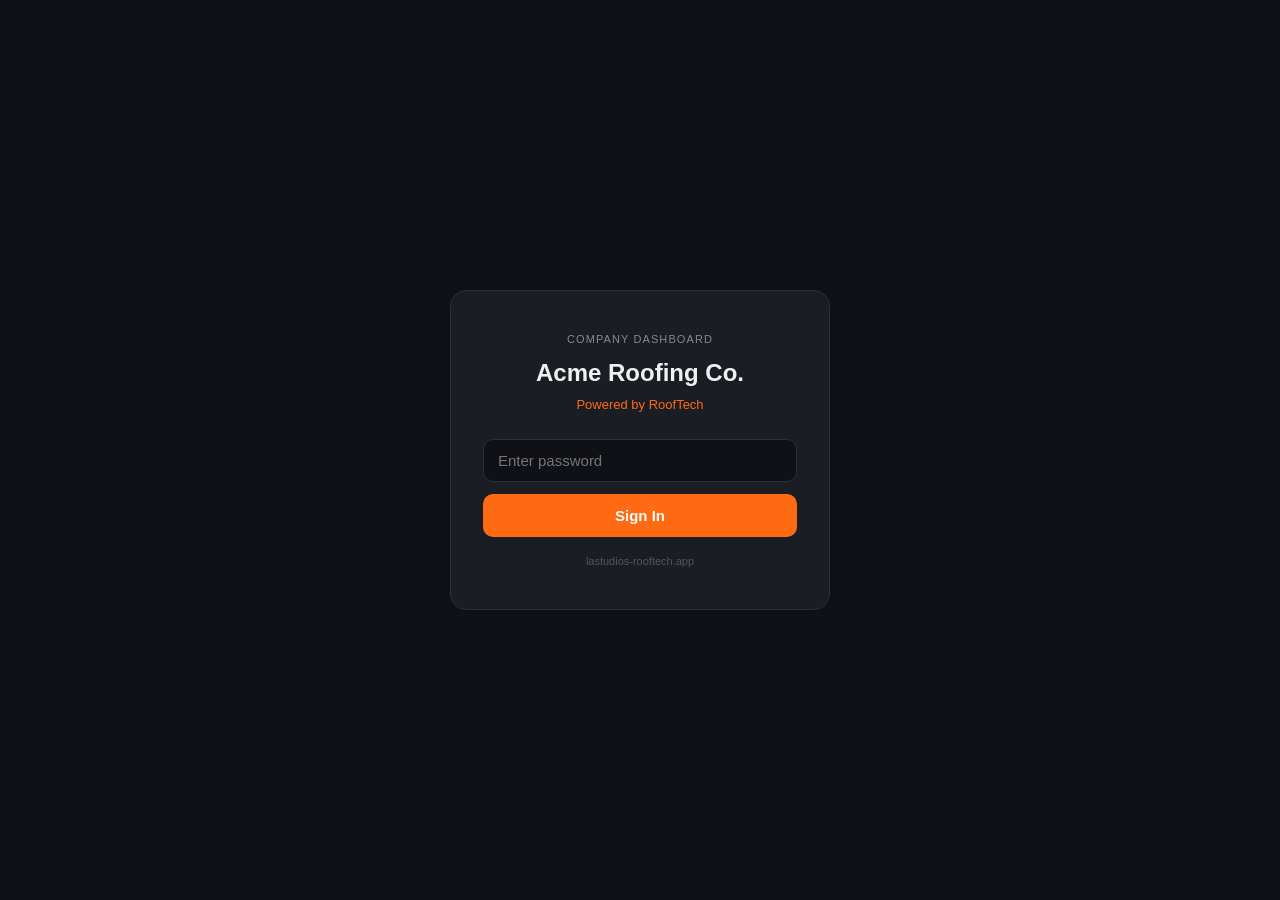
<file: company-dashboard.html>
<!doctype html>
<html lang="en">
  <head>
    <meta charset="UTF-8" />
    <meta name="viewport" content="width=device-width, initial-scale=1, viewport-fit=cover" />
    <meta name="theme-color" content="#0f1117" />
    <title>RoofTech — Company Dashboard</title>
    <script type="module" crossorigin src="/assets/index-DHrTSpmj.js"></script>
    <link rel="stylesheet" crossorigin href="/assets/index-Bhi2IHxc.css">
  </head>
  <body style="margin:0;background:#0f1117;">
    <div id="root"></div>
  </body>
</html>
</file>
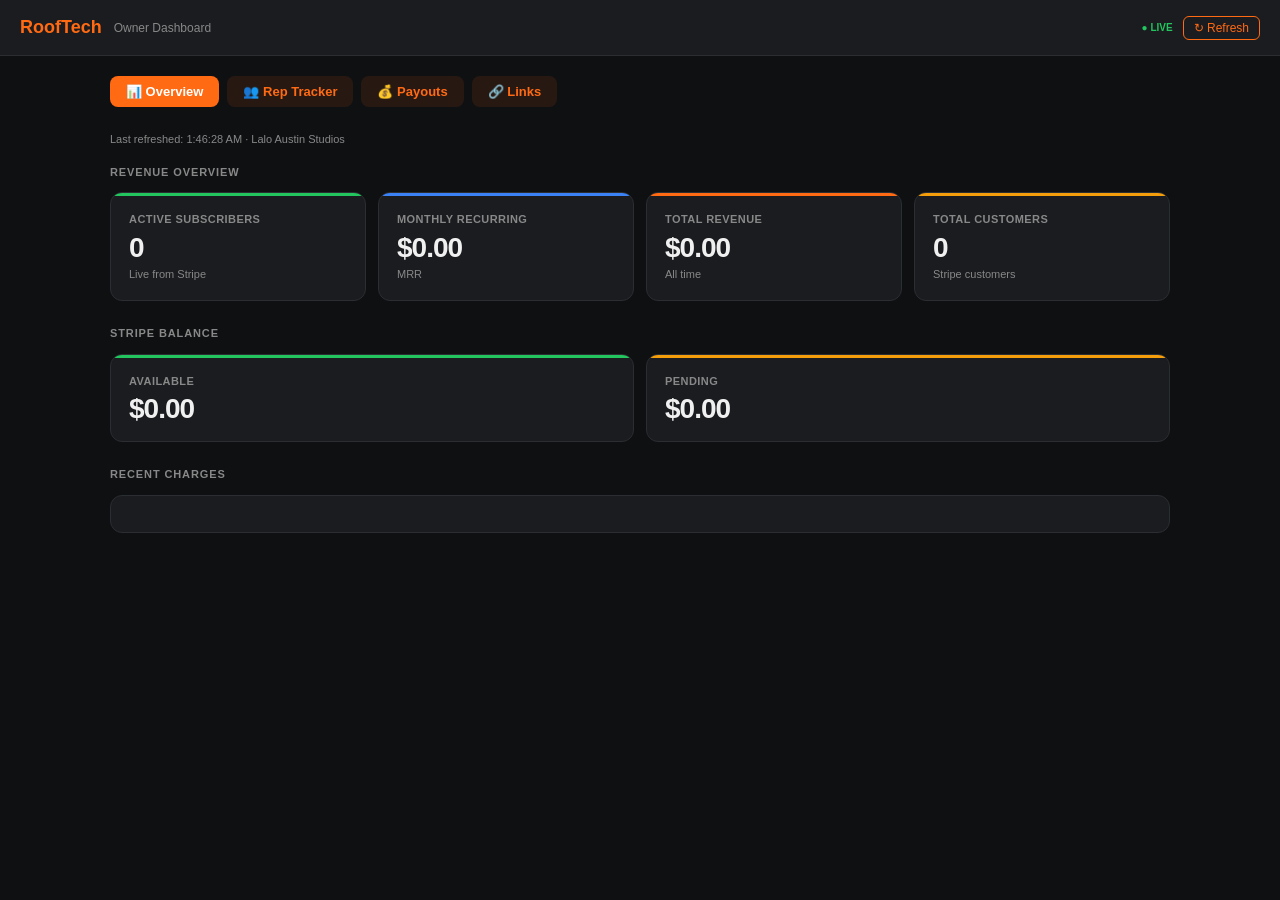
<file: dashboard.html>
<!doctype html>
<html lang="en">
  <head>
    <meta charset="UTF-8" />
    <meta name="viewport" content="width=device-width, initial-scale=1, viewport-fit=cover" />
    <meta name="theme-color" content="#0f1117" />
    <title>RoofTech — Owner Dashboard</title>
    <script type="module" crossorigin src="/assets/index-DHrTSpmj.js"></script>
    <link rel="stylesheet" crossorigin href="/assets/index-Bhi2IHxc.css">
  </head>
  <body style="margin:0;background:#0f1117;">
    <div id="root"></div>
  </body>
</html>
</file>
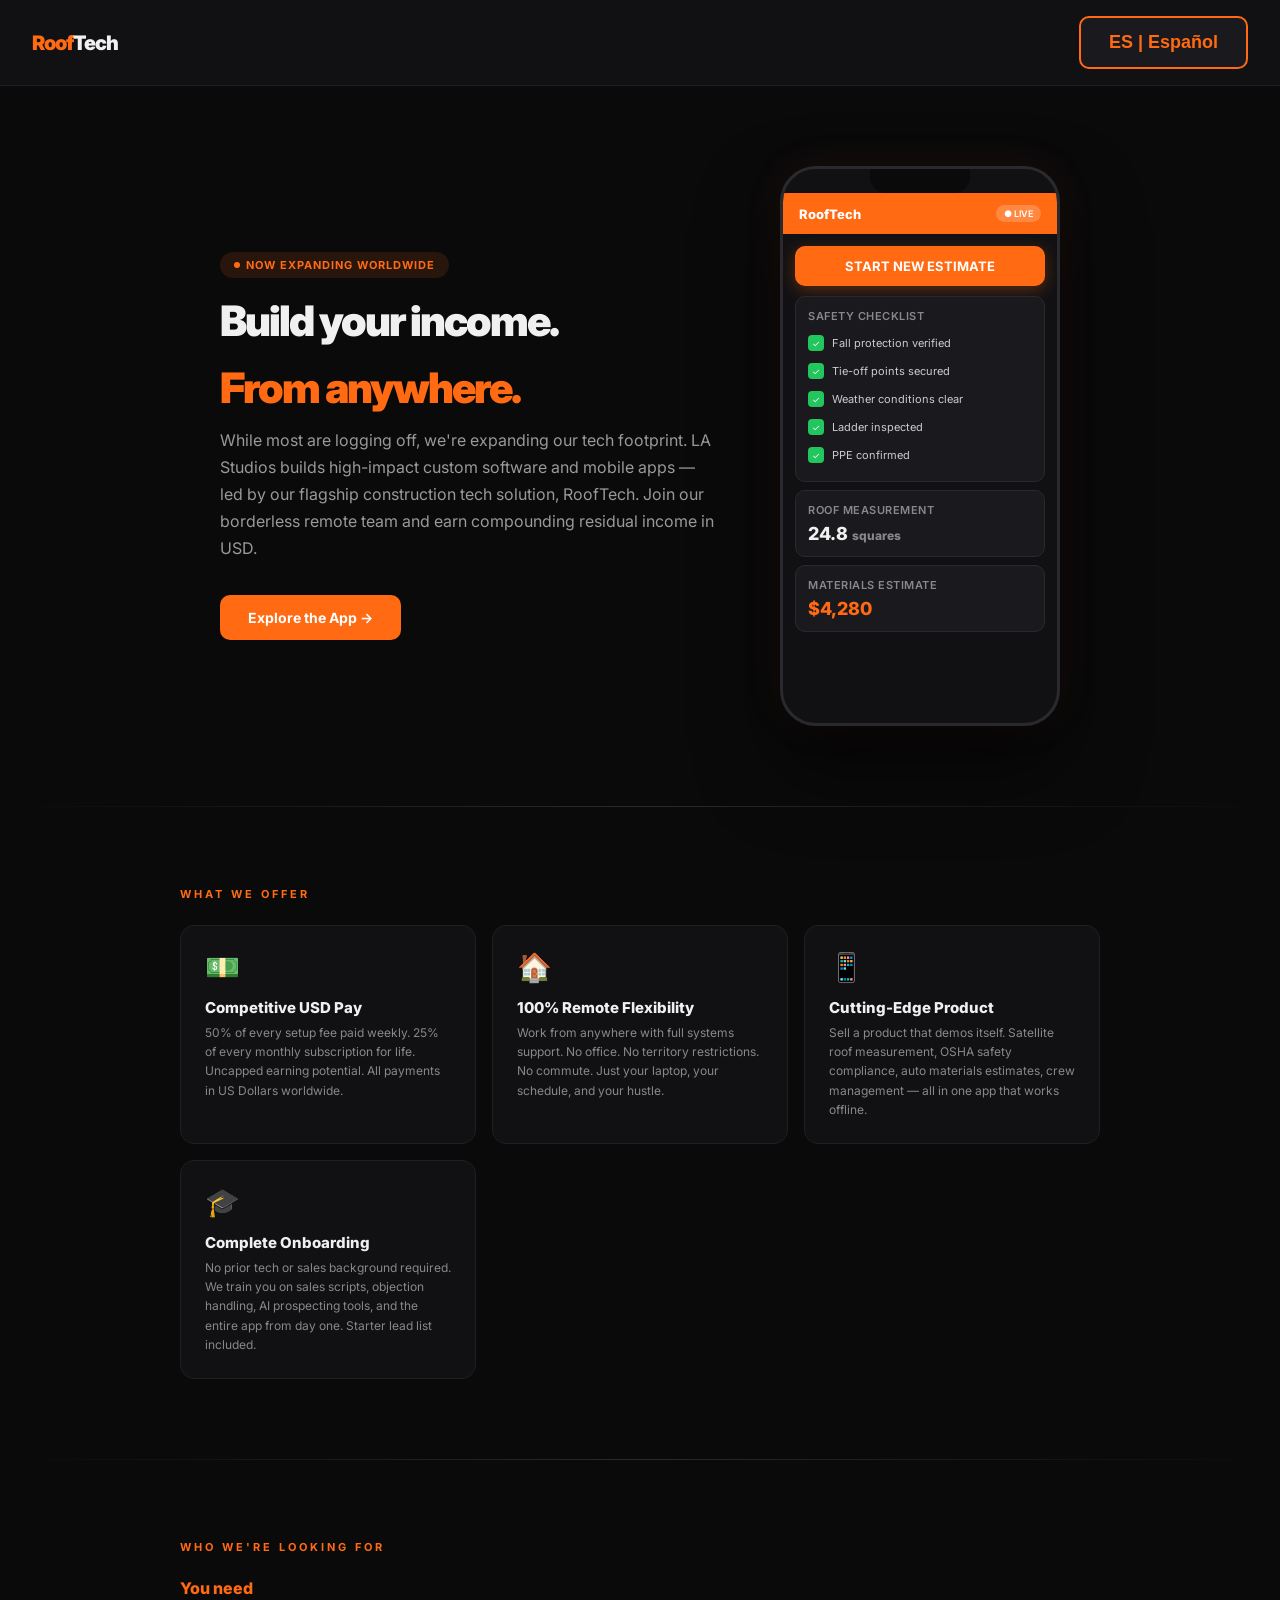
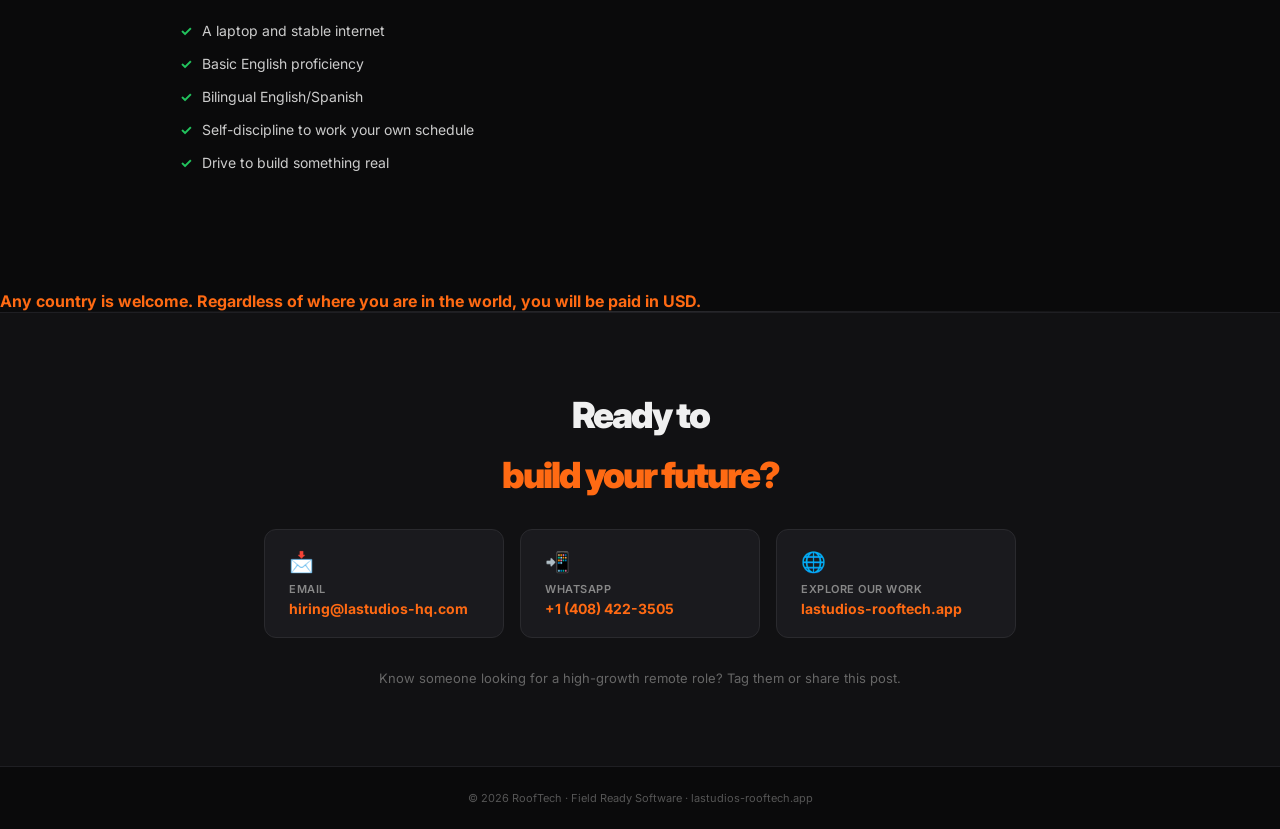
<file: join.html>
<!DOCTYPE html>
<html lang="en">
<head>
<meta charset="UTF-8">
<meta name="viewport" content="width=device-width, initial-scale=1.0">
<title>RoofTech — Join Our Team</title>
<link href="https://fonts.googleapis.com/css2?family=Inter:wght@400;500;600;700;800;900&display=swap" rel="stylesheet">
<style>
* { margin: 0; padding: 0; box-sizing: border-box; }
body { background: #0a0a0b; color: #f0f0f0; font-family: 'Inter', -apple-system, sans-serif; }

.top-bar {
  display: flex;
  align-items: center;
  justify-content: space-between;
  padding: 16px 32px;
  background: #111113;
  border-bottom: 1px solid #1f1f23;
  position: sticky;
  top: 0;
  z-index: 100;
}

.top-logo {
  font-size: 20px;
  font-weight: 900;
  color: #FF6A13;
  letter-spacing: -1px;
}

.top-logo span { color: #f0f0f0; }

.lang-btn {
  background: #1a1a1e;
  border: 2px solid #FF6A13;
  color: #FF6A13;
  font-size: 18px;
  font-weight: 800;
  padding: 14px 28px;
  border-radius: 10px;
  cursor: pointer;
  transition: all 0.2s;
}
.lang-btn:hover {
  background: rgba(255,106,19,0.1);
}

.hero-section {
  display: flex;
  align-items: center;
  justify-content: center;
  gap: 60px;
  padding: 80px 40px;
  max-width: 1100px;
  margin: 0 auto;
  flex-wrap: wrap;
}

.hero-text { max-width: 500px; }

.hero-badge {
  display: inline-flex;
  align-items: center;
  gap: 6px;
  background: rgba(255,106,19,0.12);
  color: #FF6A13;
  font-size: 11px;
  font-weight: 700;
  padding: 6px 14px;
  border-radius: 20px;
  margin-bottom: 20px;
  text-transform: uppercase;
  letter-spacing: 1px;
}

.hero-badge .dot {
  width: 6px; height: 6px;
  background: #FF6A13;
  border-radius: 50%;
  animation: pulse 2s infinite;
}

@keyframes pulse { 0%,100% { opacity:1; } 50% { opacity:0.3; } }

.hero-title {
  font-size: 42px;
  font-weight: 900;
  line-height: 1.1;
  letter-spacing: -2px;
  margin-bottom: 16px;
}

.hero-title .orange { color: #FF6A13; }

.hero-sub {
  font-size: 16px;
  color: #999;
  line-height: 1.7;
  margin-bottom: 32px;
}

.hero-cta-row {
  display: flex;
  gap: 12px;
  flex-wrap: wrap;
}

.btn-primary {
  background: #FF6A13;
  color: #fff;
  border: none;
  padding: 14px 28px;
  border-radius: 10px;
  font-size: 14px;
  font-weight: 700;
  cursor: pointer;
  text-decoration: none;
  transition: background 0.2s;
}

.btn-primary:hover { background: #e55d0a; }

.btn-outline {
  background: transparent;
  color: #FF6A13;
  border: 1.5px solid #FF6A13;
  padding: 14px 28px;
  border-radius: 10px;
  font-size: 14px;
  font-weight: 700;
  cursor: pointer;
  text-decoration: none;
  transition: background 0.2s;
}

.btn-outline:hover { background: rgba(255,106,19,0.08); }

/* Phone Mockup */
.phone-mockup {
  width: 280px;
  height: 560px;
  background: #111113;
  border-radius: 36px;
  border: 3px solid #2a2a2e;
  overflow: hidden;
  position: relative;
  box-shadow: 0 40px 80px rgba(0,0,0,0.6), 0 0 40px rgba(255,106,19,0.08);
  flex-shrink: 0;
}

.phone-notch {
  width: 100px;
  height: 24px;
  background: #0a0a0b;
  border-radius: 0 0 16px 16px;
  margin: 0 auto;
  position: relative;
  z-index: 2;
}

.phone-header {
  background: #FF6A13;
  padding: 12px 16px;
  display: flex;
  align-items: center;
  justify-content: space-between;
}

.phone-header-text {
  font-size: 13px;
  font-weight: 800;
  color: #fff;
}

.phone-header-badge {
  font-size: 9px;
  background: rgba(255,255,255,0.2);
  padding: 3px 8px;
  border-radius: 10px;
  color: #fff;
  font-weight: 600;
}

.phone-body { padding: 12px; }

.phone-btn {
  background: #FF6A13;
  color: #fff;
  border: none;
  width: 100%;
  padding: 12px;
  border-radius: 10px;
  font-size: 13px;
  font-weight: 700;
  margin-bottom: 10px;
  text-align: center;
  box-shadow: 0 4px 16px rgba(255,106,19,0.3);
}

.phone-card {
  background: #1a1a1e;
  border: 1px solid #2a2a2e;
  border-radius: 10px;
  padding: 12px;
  margin-bottom: 8px;
}

.phone-card-title {
  font-size: 11px;
  color: #888;
  font-weight: 600;
  text-transform: uppercase;
  letter-spacing: 0.5px;
  margin-bottom: 6px;
}

.phone-card-value {
  font-size: 18px;
  font-weight: 800;
  color: #f0f0f0;
}

.phone-card-value.orange { color: #FF6A13; }

.phone-check {
  display: flex;
  align-items: center;
  gap: 8px;
  padding: 6px 0;
  font-size: 11px;
  color: #ccc;
}

.phone-check-dot {
  width: 16px; height: 16px;
  border-radius: 4px;
  background: #22c55e;
  display: flex;
  align-items: center;
  justify-content: center;
  font-size: 9px;
  color: #fff;
  flex-shrink: 0;
}

/* What We Offer Section */
.section {
  max-width: 1000px;
  margin: 0 auto;
  padding: 80px 40px;
}

.section-divider {
  width: 100%;
  height: 1px;
  background: linear-gradient(90deg, transparent, #2a2a2e, transparent);
}

.section-label {
  font-size: 11px;
  font-weight: 700;
  text-transform: uppercase;
  letter-spacing: 3px;
  color: #FF6A13;
  margin-bottom: 24px;
}

.offer-grid {
  display: grid;
  grid-template-columns: repeat(auto-fit, minmax(220px, 1fr));
  gap: 16px;
}

.offer-card {
  background: #111113;
  border: 1px solid #1f1f23;
  border-radius: 14px;
  padding: 24px;
  transition: border-color 0.2s;
}

.offer-card:hover { border-color: #FF6A13; }

.offer-icon {
  font-size: 28px;
  margin-bottom: 14px;
}

.offer-title {
  font-size: 15px;
  font-weight: 800;
  margin-bottom: 6px;
}

.offer-desc {
  font-size: 12px;
  color: #888;
  line-height: 1.6;
}

/* Who Section */
.who-grid {
  display: grid;
  grid-template-columns: 1fr;
  gap: 24px;
}

.who-col h3 {
  font-size: 16px;
  font-weight: 800;
  margin-bottom: 16px;
}

.who-col h3.orange { color: #FF6A13; }

.who-item {
  display: flex;
  align-items: flex-start;
  gap: 10px;
  padding: 8px 0;
  font-size: 14px;
  color: #ccc;
}

.who-check {
  color: #22c55e;
  font-weight: 700;
  font-size: 14px;
  flex-shrink: 0;
}

.who-x {
  color: #666;
  font-weight: 700;
  font-size: 14px;
  flex-shrink: 0;
}

/* Apply Section */
.apply-section {
  text-align: center;
  padding: 80px 40px;
  background: #111113;
  border-top: 1px solid #1f1f23;
}

.apply-title {
  font-size: 36px;
  font-weight: 900;
  letter-spacing: -2px;
  margin-bottom: 32px;
}

.apply-title .orange { color: #FF6A13; }

.apply-channels {
  display: flex;
  gap: 16px;
  justify-content: center;
  flex-wrap: wrap;
  margin-bottom: 32px;
}

.channel-card {
  background: #1a1a1e;
  border: 1px solid #2a2a2e;
  border-radius: 12px;
  padding: 20px 24px;
  text-align: left;
  min-width: 240px;
  text-decoration: none;
  color: inherit;
  transition: border-color 0.2s;
}

.channel-card:hover { border-color: #FF6A13; }

.channel-icon { font-size: 20px; margin-bottom: 8px; }

.channel-label {
  font-size: 11px;
  color: #888;
  font-weight: 600;
  text-transform: uppercase;
  letter-spacing: 0.5px;
  margin-bottom: 4px;
}

.channel-value {
  font-size: 14px;
  font-weight: 700;
  color: #FF6A13;
}

.share-note {
  font-size: 13px;
  color: #666;
  margin-top: 24px;
}

.footer {
  text-align: center;
  padding: 24px;
  border-top: 1px solid #1f1f23;
  font-size: 11px;
  color: #555;
}

@media (max-width: 768px) {
  .hero-section { padding: 40px 24px; gap: 40px; }
  .hero-title { font-size: 28px; }
  .phone-mockup { width: 240px; height: 480px; }
  .who-grid { grid-template-columns: 1fr; }
  .section { padding: 60px 24px; }
  .apply-title { font-size: 24px; }
}
</style>
</head>
<body>

<div class="top-bar">
  <div class="top-logo">Roof<span>Tech</span></div>
  <button class="lang-btn" id="langToggle" onclick="toggleLang()">ES | Español</button>
</div>

<!-- HERO -->
<div class="hero-section">
  <div class="hero-text">
    <div class="hero-badge" id="heroBadge"><span class="dot"></span> NOW EXPANDING WORLDWIDE</div>
    <h1 class="hero-title" id="heroTitle">Build your income.<div style="height:20px"></div><span class="orange">From anywhere.</span></h1>
    <p class="hero-sub" id="heroSub">While most are logging off, we're expanding our tech footprint. LA Studios builds high-impact custom software and mobile apps — led by our flagship construction tech solution, RoofTech. Join our borderless remote team and earn compounding residual income in USD.</p>
    <div class="hero-cta-row">
      <a href="https://lastudios-rooftech.app" class="btn-primary" id="ctaExplore">Explore the App →</a>
    </div>
  </div>

  <!-- Phone Mockup -->
  <div class="phone-mockup">
    <div class="phone-notch"></div>
    <div class="phone-header">
      <div class="phone-header-text">RoofTech</div>
      <div class="phone-header-badge">● LIVE</div>
    </div>
    <div class="phone-body">
      <div class="phone-btn">START NEW ESTIMATE</div>
      <div class="phone-card">
        <div class="phone-card-title">Safety Checklist</div>
        <div class="phone-check"><span class="phone-check-dot">✓</span> Fall protection verified</div>
        <div class="phone-check"><span class="phone-check-dot">✓</span> Tie-off points secured</div>
        <div class="phone-check"><span class="phone-check-dot">✓</span> Weather conditions clear</div>
        <div class="phone-check"><span class="phone-check-dot">✓</span> Ladder inspected</div>
        <div class="phone-check"><span class="phone-check-dot">✓</span> PPE confirmed</div>
      </div>
      <div class="phone-card">
        <div class="phone-card-title">Roof Measurement</div>
        <div class="phone-card-value">24.8 <span style="font-size:12px;color:#888">squares</span></div>
      </div>
      <div class="phone-card">
        <div class="phone-card-title">Materials Estimate</div>
        <div class="phone-card-value orange">$4,280</div>
      </div>
    </div>
  </div>
</div>

<div class="section-divider"></div>

<!-- WHAT WE OFFER -->
<div class="section">
  <div class="section-label" id="offerLabel">What We Offer</div>
  <div class="offer-grid">
    <div class="offer-card">
      <div class="offer-icon">💵</div>
      <div class="offer-title" id="o1t">Competitive USD Pay</div>
      <div class="offer-desc" id="o1d">50% of every setup fee paid weekly. 25% of every monthly subscription for life. Uncapped earning potential. All payments in US Dollars worldwide.</div>
    </div>
    <div class="offer-card">
      <div class="offer-icon">🏠</div>
      <div class="offer-title" id="o2t">100% Remote Flexibility</div>
      <div class="offer-desc" id="o2d">Work from anywhere with full systems support. No office. No territory restrictions. No commute. Just your laptop, your schedule, and your hustle.</div>
    </div>
    <div class="offer-card">
      <div class="offer-icon">📱</div>
      <div class="offer-title" id="o3t">Cutting-Edge Product</div>
      <div class="offer-desc" id="o3d">Sell a product that demos itself. Satellite roof measurement, OSHA safety compliance, auto materials estimates, crew management — all in one app that works offline.</div>
    </div>
    <div class="offer-card">
      <div class="offer-icon">🎓</div>
      <div class="offer-title" id="o4t">Complete Onboarding</div>
      <div class="offer-desc" id="o4d">No prior tech or sales background required. We train you on sales scripts, objection handling, AI prospecting tools, and the entire app from day one. Starter lead list included.</div>
    </div>
  </div>
</div>

<div class="section-divider"></div>

<!-- WHO WE'RE LOOKING FOR -->
<div class="section">
  <div class="section-label" id="whoLabel">Who We're Looking For</div>
  <div class="who-grid">
    <div class="who-col">
      <h3 class="orange" id="youNeed">You need</h3>
      <div class="who-item"><span class="who-check">✓</span> <span id="w1">A laptop and stable internet</span></div>
      <div class="who-item"><span class="who-check">✓</span> <span id="w2">Basic English proficiency</span></div>
      <div class="who-item"><span class="who-check">✓</span> <span id="w3">Bilingual English/Spanish</span></div>
      <div class="who-item"><span class="who-check">✓</span> <span id="w4">Self-discipline to work your own schedule</span></div>
      <div class="who-item"><span class="who-check">✓</span> <span id="w5">Drive to build something real</span></div>
    </div>
    </div>
    </div>
  </div>
  <div style="margin-top:32px;">
    <p style="font-size:16px;color:#FF6A13;font-weight:700;" id="usdNote">Any country is welcome. Regardless of where you are in the world, you will be paid in USD.</p>
  </div>
</div>

<div class="section-divider"></div>

<!-- APPLY -->
<div class="apply-section">
  <h2 class="apply-title" id="applyTitle">Ready to<div style="height:16px"></div><span class="orange">build your future?</span></h2>
  <div class="apply-channels">
    <a href="mailto:hiring@lastudios-hq.com" class="channel-card">
      <div class="channel-icon">📩</div>
      <div class="channel-label">Email</div>
      <div class="channel-value">hiring@lastudios-hq.com</div>
    </a>
    <a href="https://wa.me/14084223505?text=App%20Sales%20%26%20Support" class="channel-card">
      <div class="channel-icon">📲</div>
      <div class="channel-label">WhatsApp</div>
      <div class="channel-value">+1 (408) 422-3505</div>
    </a>
    <a href="https://lastudios-rooftech.app" class="channel-card">
      <div class="channel-icon">🌐</div>
      <div class="channel-label" id="exploreLabel">Explore Our Work</div>
      <div class="channel-value">lastudios-rooftech.app</div>
    </a>
  </div>
  <p class="share-note" id="shareNote">Know someone looking for a high-growth remote role? Tag them or share this post.</p>
</div>

<div class="footer">
  © 2026 RoofTech · Field Ready Software · lastudios-rooftech.app
</div>

<script>
const TR = {
  en: {
    toggleBtn: "ES | Español",
    heroBadge: "NOW EXPANDING WORLDWIDE",
    heroTitle: "Build your income.<div style='height:20px'></div><span class='orange'>From anywhere.</span>",
    heroSub: "While most are logging off, we're expanding our tech footprint. LA Studios builds high-impact custom software and mobile apps — led by our flagship construction tech solution, RoofTech. Join our borderless remote team and earn compounding residual income in USD.",
    ctaExplore: "Explore the App →",
    ctaApply: "Get Started",
    offerLabel: "What We Offer",
    o1t: "Competitive USD Pay", o1d: "50% of every setup fee paid weekly. 25% of every monthly subscription for life. Uncapped earning potential. All payments in US Dollars worldwide.",
    o2t: "100% Remote Flexibility", o2d: "Work from anywhere with full systems support. No office. No territory restrictions. No commute. Just your laptop, your schedule, and your hustle.",
    o3t: "Cutting-Edge Product", o3d: "Sell a product that demos itself. Satellite roof measurement, OSHA safety compliance, auto materials estimates, crew management — all in one app that works offline.",
    o4t: "Complete Onboarding", o4d: "No prior tech or sales background required. We train you on sales scripts, objection handling, AI prospecting tools, and the entire app from day one. Starter lead list included.",
    whoLabel: "Who We're Looking For",
    youNeed: "You need", youDontNeed: "You do NOT need",
    w1: "A laptop and stable internet", w2: "Basic English proficiency", w3: "Bilingual English/Spanish", w4: "Self-discipline to work your own schedule", w5: "Drive to build something real",
    d1: "Sales experience — we train everything", d2: "A degree", d3: "To leave your house", d4: "To live in the United States",
    hiringIn: "Based In",
    regions: "🇲🇽 Mexico · 🇨🇴 Colombia · 🇦🇷 Argentina · 🇵🇭 Philippines",
    usdNote: "Any country is welcome. Regardless of where you are in the world, you will be paid in USD.",
    applyTitle: "Ready to<div style='height:16px'></div><span class='orange'>build your future?</span>",
    exploreLabel: "Explore Our Work",
    shareNote: "Know someone looking for a high-growth remote role? Tag them or share this post."
  },
  es: {
    toggleBtn: "EN | English",
    heroBadge: "EXPANDIENDO EN TODO EL MUNDO",
    heroTitle: "Construye tus ingresos.<div style='height:20px'></div><span class='orange'>Desde cualquier lugar.</span>",
    heroSub: "Mientras la mayoría cierra su día, nosotros expandimos nuestra presencia tecnológica. LA Studios construye software de alto impacto y apps móviles — liderado por nuestra solución insignia de tecnología para la construcción, RoofTech. Únete a nuestro equipo remoto sin fronteras y gana ingresos residuales compuestos en USD.",
    ctaExplore: "Explorar la App →",
    ctaApply: "Comenzar",
    offerLabel: "Lo Que Ofrecemos",
    o1t: "Pago Competitivo en USD", o1d: "50% de cada cuota de instalación pagado semanalmente. 25% de cada suscripción mensual de por vida. Potencial de ganancias sin tope. Todos los pagos en dólares americanos.",
    o2t: "100% Remoto y Flexible", o2d: "Trabaja desde cualquier lugar con soporte completo. Sin oficina. Sin restricciones de territorio. Sin traslados. Solo tu laptop, tu horario y tus ganas.",
    o3t: "Producto de Vanguardia", o3d: "Vende un producto que se demuestra solo. Medición satelital de techos, cumplimiento de seguridad OSHA, estimados de materiales, gestión de cuadrilla — todo en una app que funciona sin internet.",
    o4t: "Capacitación Completa", o4d: "No se requiere experiencia previa en tecnología o ventas. Te entrenamos en guiones de venta, manejo de objeciones, herramientas de prospección con IA y toda la app desde el primer día. Lista inicial de prospectos incluida.",
    whoLabel: "A Quién Buscamos",
    youNeed: "Necesitas", youDontNeed: "NO necesitas",
    w1: "Una laptop e internet estable", w2: "Inglés básico", w3: "Bilingüe inglés/español", w4: "Autodisciplina para manejar tu propio horario", w5: "Ganas de construir algo real",
    d1: "Experiencia en ventas — entrenamos todo", d2: "Un título universitario", d3: "Salir de tu casa", d4: "Vivir en Estados Unidos",
    hiringIn: "Ubicados En",
    regions: "🇲🇽 México · 🇨🇴 Colombia · 🇦🇷 Argentina · 🇵🇭 Filipinas",
    usdNote: "Cualquier país es bienvenido. Sin importar en qué parte del mundo estés, se te pagará en dólares americanos (USD).",
    applyTitle: "¿Listo para<div style='height:16px'></div><span class='orange'>construir tu futuro?</span>",
    exploreLabel: "Explora Nuestro Trabajo",
    shareNote: "¿Conoces a alguien que busque un rol remoto de alto crecimiento? Etiquétalo o comparte este post."
  }
};

let currentLang = 'en';

function toggleLang() {
  currentLang = currentLang === 'en' ? 'es' : 'en';
  const t = TR[currentLang];

  function set(id, val, html) {
    var el = document.getElementById(id);
    if (el) { if (html) el.innerHTML = val; else el.textContent = val; }
  }

  set('langToggle', t.toggleBtn);
  set('heroBadge', '<span class="dot"></span> ' + t.heroBadge, true);
  set('heroTitle', t.heroTitle, true);
  set('heroSub', t.heroSub);
  set('ctaExplore', t.ctaExplore);
  set('offerLabel', t.offerLabel);
  set('whoLabel', t.whoLabel);
  set('youNeed', t.youNeed);
  set('usdNote', t.usdNote);
  set('applyTitle', t.applyTitle, true);
  set('exploreLabel', t.exploreLabel);
  set('shareNote', t.shareNote);

  for (var i = 1; i <= 4; i++) {
    set('o'+i+'t', t['o'+i+'t']);
    set('o'+i+'d', t['o'+i+'d']);
  }
  for (var i = 1; i <= 5; i++) set('w'+i, t['w'+i]);
}
</script>

</body>
</html>
</file>
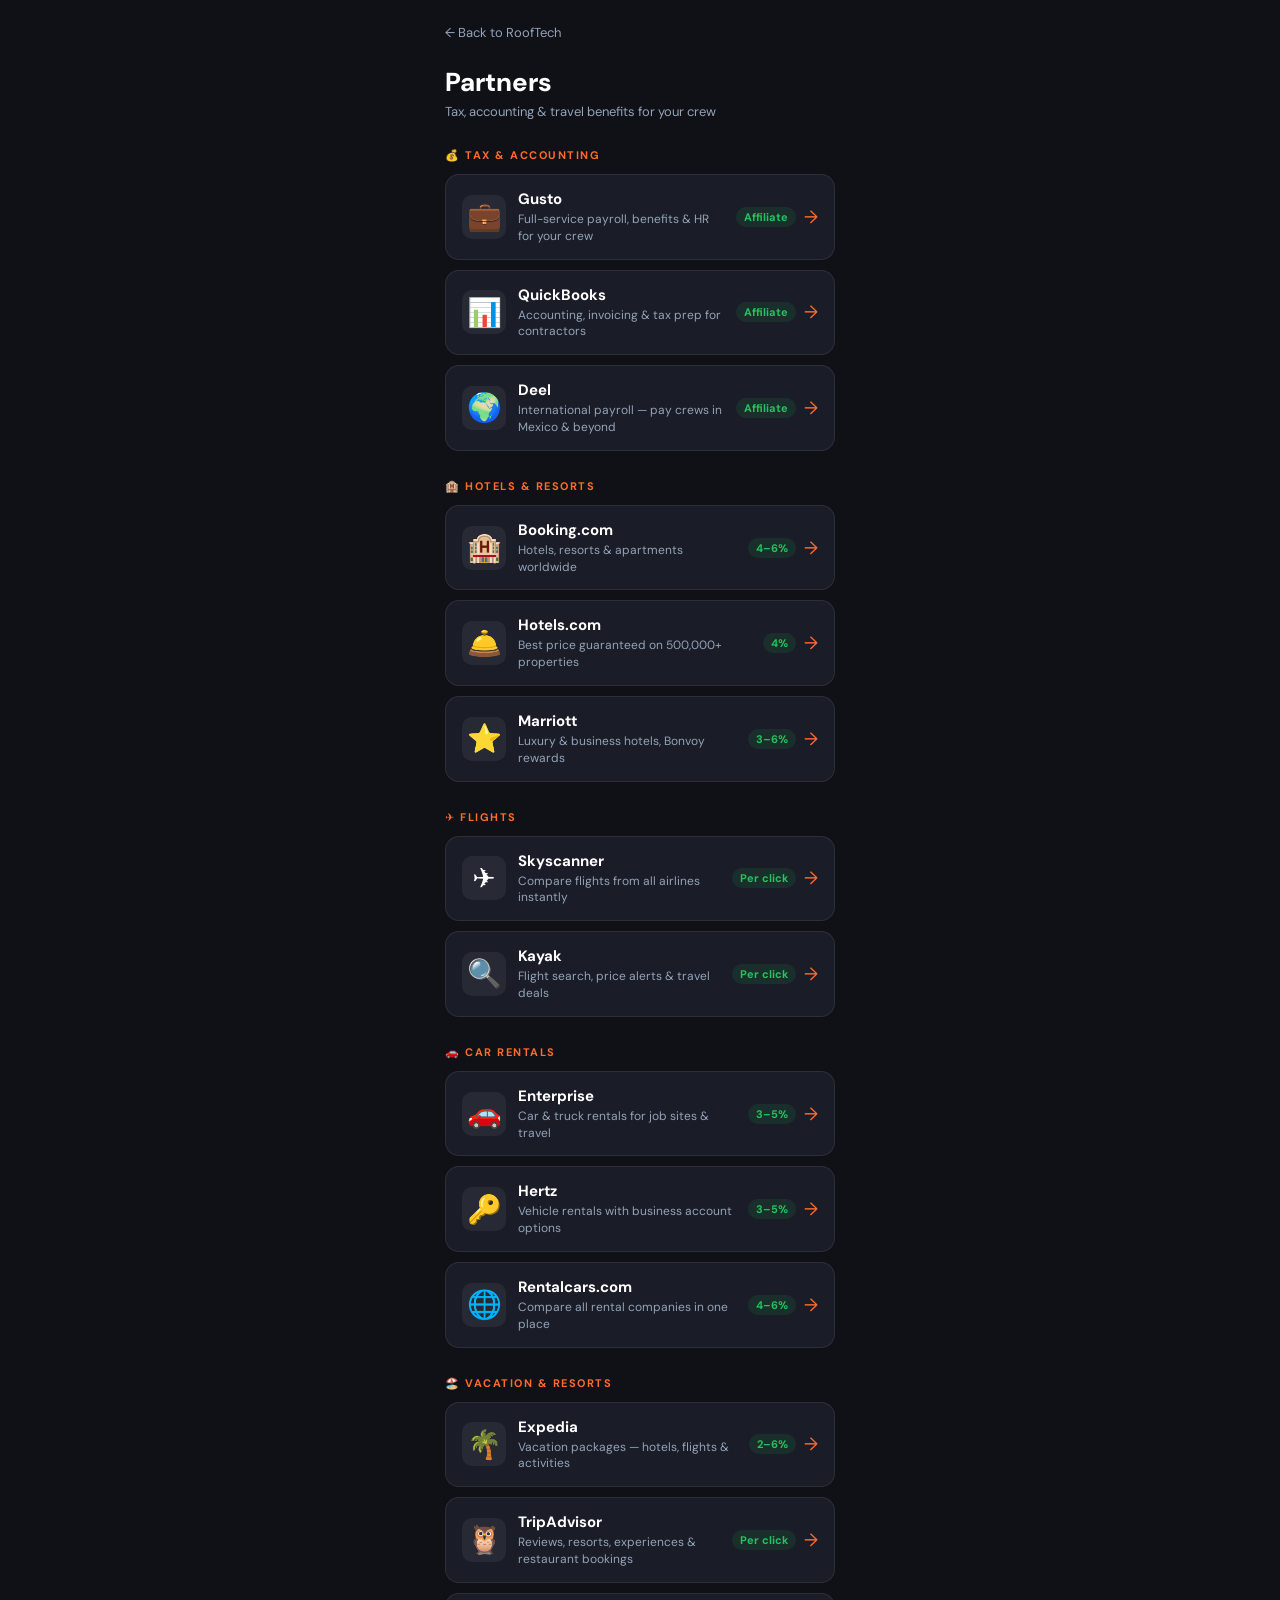
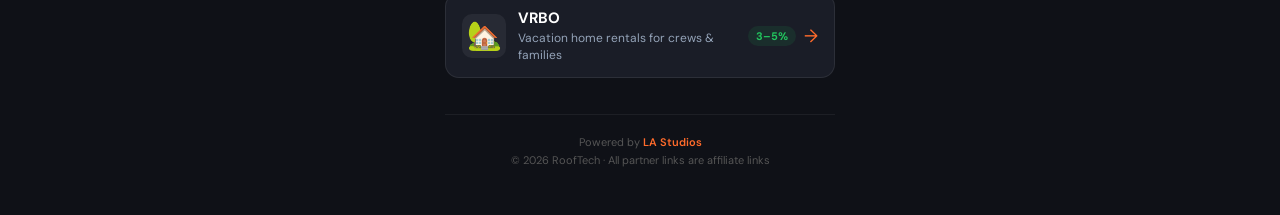
<file: partners.html>
<!doctype html>
<html lang="en">
<head>
<meta charset="UTF-8"/>
<meta name="viewport" content="width=device-width, initial-scale=1, viewport-fit=cover"/>
<meta name="theme-color" content="#0f1117"/>
<meta name="apple-mobile-web-app-capable" content="yes"/>
<meta name="apple-mobile-web-app-status-bar-style" content="black-translucent"/>
<title>RoofTech — Partners</title>
<link href="https://fonts.googleapis.com/css2?family=DM+Sans:wght@400;500;600;700;800&display=swap" rel="stylesheet">
<style>
*{box-sizing:border-box;margin:0;padding:0;font-family:'DM Sans',system-ui,sans-serif}
body{background:#0f1117;color:#fff;min-height:100vh}
.page{max-width:430px;margin:0 auto;padding:24px 20px 48px}
.back{display:flex;align-items:center;gap:8px;color:#94A3B8;font-size:13px;text-decoration:none;margin-bottom:24px}
.back:hover{color:#fff}
.page-title{font-size:26px;font-weight:800;margin-bottom:4px}
.page-sub{font-size:13px;color:#94A3B8;margin-bottom:28px}
.section-title{font-size:11px;font-weight:700;color:#FF6B2B;letter-spacing:1.5px;text-transform:uppercase;margin-bottom:12px;margin-top:28px}
.partner-card{display:flex;align-items:center;justify-content:space-between;background:#1a1d27;border:1px solid rgba(255,255,255,.08);border-radius:14px;padding:14px 16px;margin-bottom:10px;text-decoration:none;color:#fff;transition:border-color .2s}
.partner-card:hover{border-color:#FF6B2B}
.partner-icon{font-size:28px;flex-shrink:0;width:44px;height:44px;display:flex;align-items:center;justify-content:center;background:rgba(255,255,255,.06);border-radius:10px}
.partner-info{flex:1;padding:0 12px}
.partner-name{font-size:15px;font-weight:700;margin-bottom:2px}
.partner-sub{font-size:12px;color:#94A3B8;line-height:1.4}
.partner-commission{font-size:11px;font-weight:700;color:#22C55E;background:rgba(34,197,94,.1);border-radius:20px;padding:3px 8px;flex-shrink:0}
.arrow{color:#FF6B2B;font-size:18px;margin-left:8px}
.footer{text-align:center;margin-top:36px;padding-top:20px;border-top:1px solid rgba(255,255,255,.06)}
.footer p{font-size:11px;color:#555}
.footer span{color:#FF6B2B;font-weight:600}
</style>
</head>
<body>
<div class="page">
  <a href="/" class="back">← Back to RoofTech</a>
  <div class="page-title">Partners</div>
  <div class="page-sub">Tax, accounting & travel benefits for your crew</div>

  <!-- TAX & ACCOUNTING -->
  <div class="section-title">💰 Tax & Accounting</div>

  <a href="https://gusto.com" target="_blank" class="partner-card">
    <div class="partner-icon">💼</div>
    <div class="partner-info">
      <div class="partner-name">Gusto</div>
      <div class="partner-sub">Full-service payroll, benefits & HR for your crew</div>
    </div>
    <div class="partner-commission">Affiliate</div>
    <span class="arrow">→</span>
  </a>

  <a href="https://quickbooks.intuit.com" target="_blank" class="partner-card">
    <div class="partner-icon">📊</div>
    <div class="partner-info">
      <div class="partner-name">QuickBooks</div>
      <div class="partner-sub">Accounting, invoicing & tax prep for contractors</div>
    </div>
    <div class="partner-commission">Affiliate</div>
    <span class="arrow">→</span>
  </a>

  <a href="https://www.deel.com" target="_blank" class="partner-card">
    <div class="partner-icon">🌍</div>
    <div class="partner-info">
      <div class="partner-name">Deel</div>
      <div class="partner-sub">International payroll — pay crews in Mexico & beyond</div>
    </div>
    <div class="partner-commission">Affiliate</div>
    <span class="arrow">→</span>
  </a>

  <!-- HOTELS & RESORTS -->
  <div class="section-title">🏨 Hotels & Resorts</div>

  <a href="https://www.booking.com" target="_blank" class="partner-card">
    <div class="partner-icon">🏨</div>
    <div class="partner-info">
      <div class="partner-name">Booking.com</div>
      <div class="partner-sub">Hotels, resorts & apartments worldwide</div>
    </div>
    <div class="partner-commission">4–6%</div>
    <span class="arrow">→</span>
  </a>

  <a href="https://www.hotels.com" target="_blank" class="partner-card">
    <div class="partner-icon">🛎️</div>
    <div class="partner-info">
      <div class="partner-name">Hotels.com</div>
      <div class="partner-sub">Best price guaranteed on 500,000+ properties</div>
    </div>
    <div class="partner-commission">4%</div>
    <span class="arrow">→</span>
  </a>

  <a href="https://www.marriott.com" target="_blank" class="partner-card">
    <div class="partner-icon">⭐</div>
    <div class="partner-info">
      <div class="partner-name">Marriott</div>
      <div class="partner-sub">Luxury & business hotels, Bonvoy rewards</div>
    </div>
    <div class="partner-commission">3–6%</div>
    <span class="arrow">→</span>
  </a>

  <!-- FLIGHTS -->
  <div class="section-title">✈️ Flights</div>

  <a href="https://www.skyscanner.com" target="_blank" class="partner-card">
    <div class="partner-icon">✈️</div>
    <div class="partner-info">
      <div class="partner-name">Skyscanner</div>
      <div class="partner-sub">Compare flights from all airlines instantly</div>
    </div>
    <div class="partner-commission">Per click</div>
    <span class="arrow">→</span>
  </a>

  <a href="https://www.kayak.com" target="_blank" class="partner-card">
    <div class="partner-icon">🔍</div>
    <div class="partner-info">
      <div class="partner-name">Kayak</div>
      <div class="partner-sub">Flight search, price alerts & travel deals</div>
    </div>
    <div class="partner-commission">Per click</div>
    <span class="arrow">→</span>
  </a>

  <!-- CAR RENTALS -->
  <div class="section-title">🚗 Car Rentals</div>

  <a href="https://www.enterprise.com" target="_blank" class="partner-card">
    <div class="partner-icon">🚗</div>
    <div class="partner-info">
      <div class="partner-name">Enterprise</div>
      <div class="partner-sub">Car & truck rentals for job sites & travel</div>
    </div>
    <div class="partner-commission">3–5%</div>
    <span class="arrow">→</span>
  </a>

  <a href="https://www.hertz.com" target="_blank" class="partner-card">
    <div class="partner-icon">🔑</div>
    <div class="partner-info">
      <div class="partner-name">Hertz</div>
      <div class="partner-sub">Vehicle rentals with business account options</div>
    </div>
    <div class="partner-commission">3–5%</div>
    <span class="arrow">→</span>
  </a>

  <a href="https://www.rentalcars.com" target="_blank" class="partner-card">
    <div class="partner-icon">🌐</div>
    <div class="partner-info">
      <div class="partner-name">Rentalcars.com</div>
      <div class="partner-sub">Compare all rental companies in one place</div>
    </div>
    <div class="partner-commission">4–6%</div>
    <span class="arrow">→</span>
  </a>

  <!-- VACATION & RESORTS -->
  <div class="section-title">🏖️ Vacation & Resorts</div>

  <a href="https://www.expedia.com" target="_blank" class="partner-card">
    <div class="partner-icon">🌴</div>
    <div class="partner-info">
      <div class="partner-name">Expedia</div>
      <div class="partner-sub">Vacation packages — hotels, flights & activities</div>
    </div>
    <div class="partner-commission">2–6%</div>
    <span class="arrow">→</span>
  </a>

  <a href="https://www.tripadvisor.com" target="_blank" class="partner-card">
    <div class="partner-icon">🦉</div>
    <div class="partner-info">
      <div class="partner-name">TripAdvisor</div>
      <div class="partner-sub">Reviews, resorts, experiences & restaurant bookings</div>
    </div>
    <div class="partner-commission">Per click</div>
    <span class="arrow">→</span>
  </a>

  <a href="https://www.vrbo.com" target="_blank" class="partner-card">
    <div class="partner-icon">🏡</div>
    <div class="partner-info">
      <div class="partner-name">VRBO</div>
      <div class="partner-sub">Vacation home rentals for crews & families</div>
    </div>
    <div class="partner-commission">3–5%</div>
    <span class="arrow">→</span>
  </a>

  <div class="footer">
    <p>Powered by <span>LA Studios</span></p>
    <p style="margin-top:4px">© 2026 RoofTech · All partner links are affiliate links</p>
  </div>
</div>
</body>
</html>
</file>
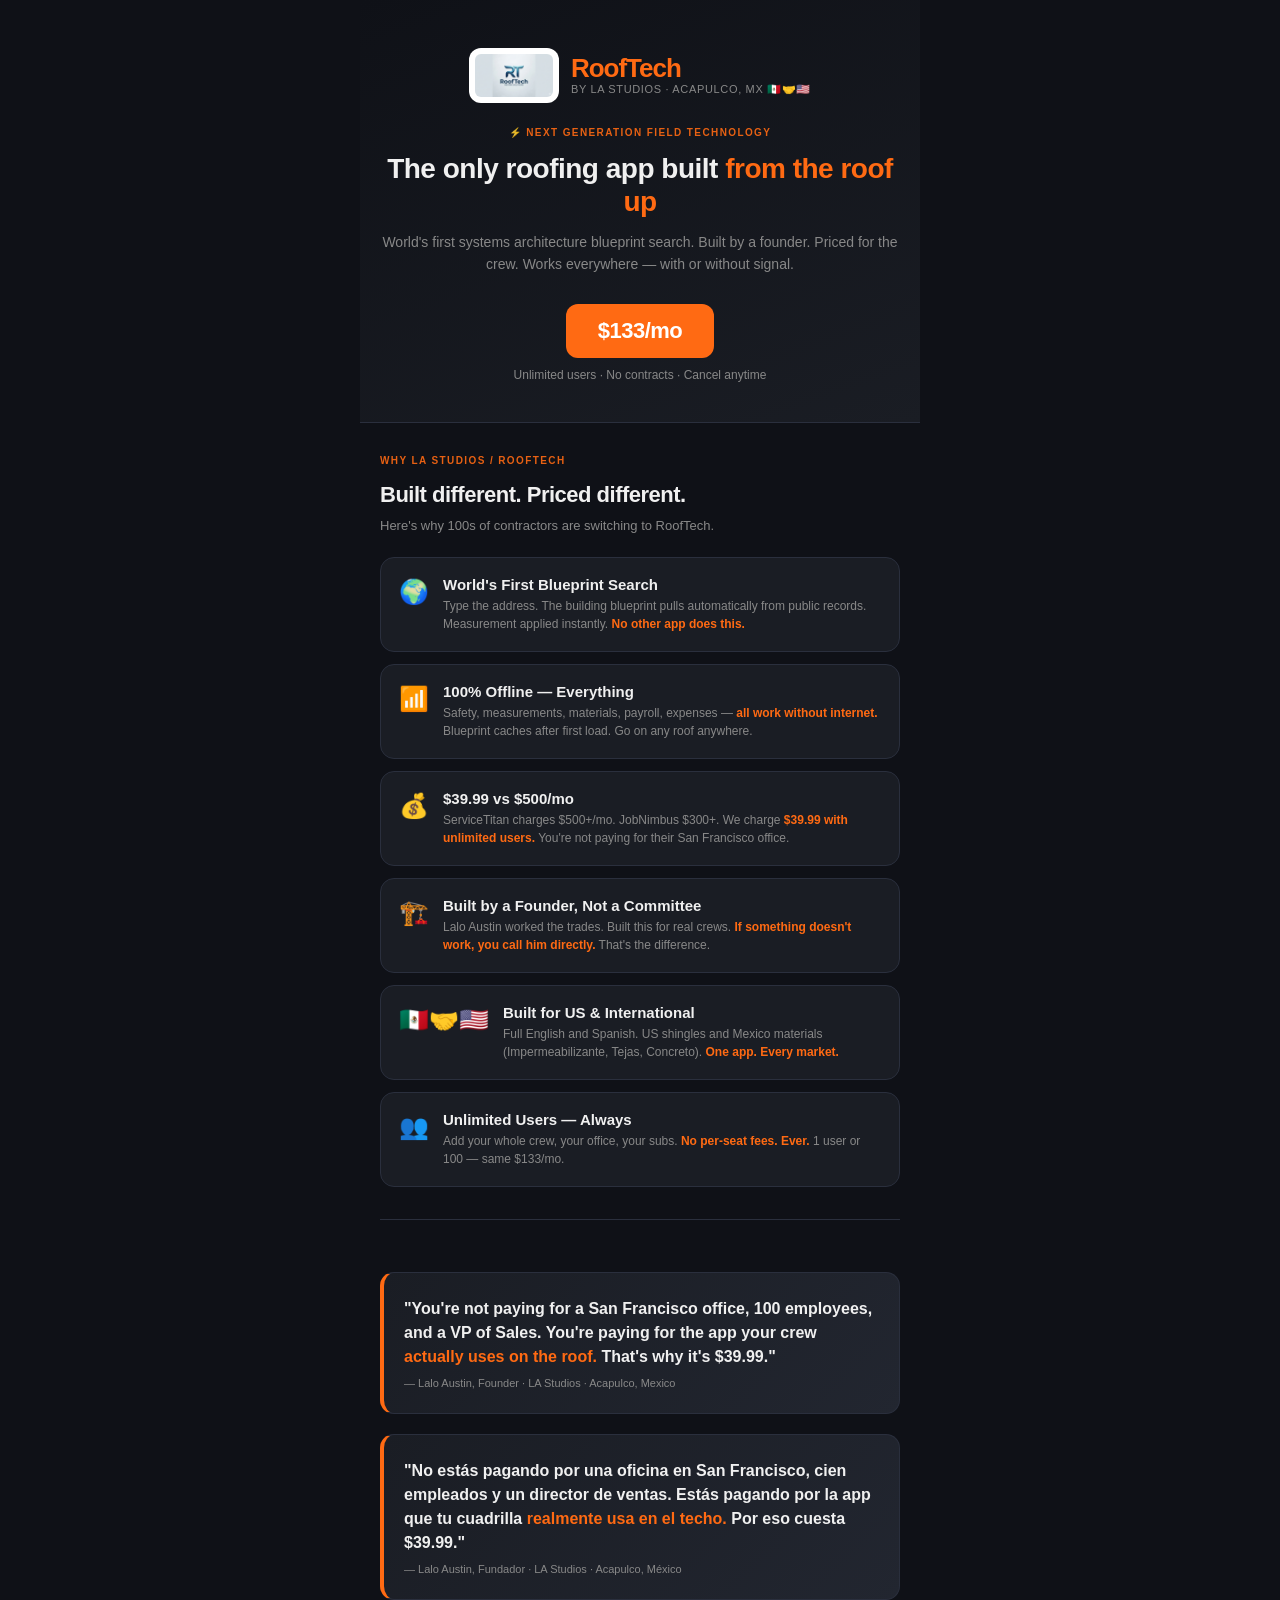
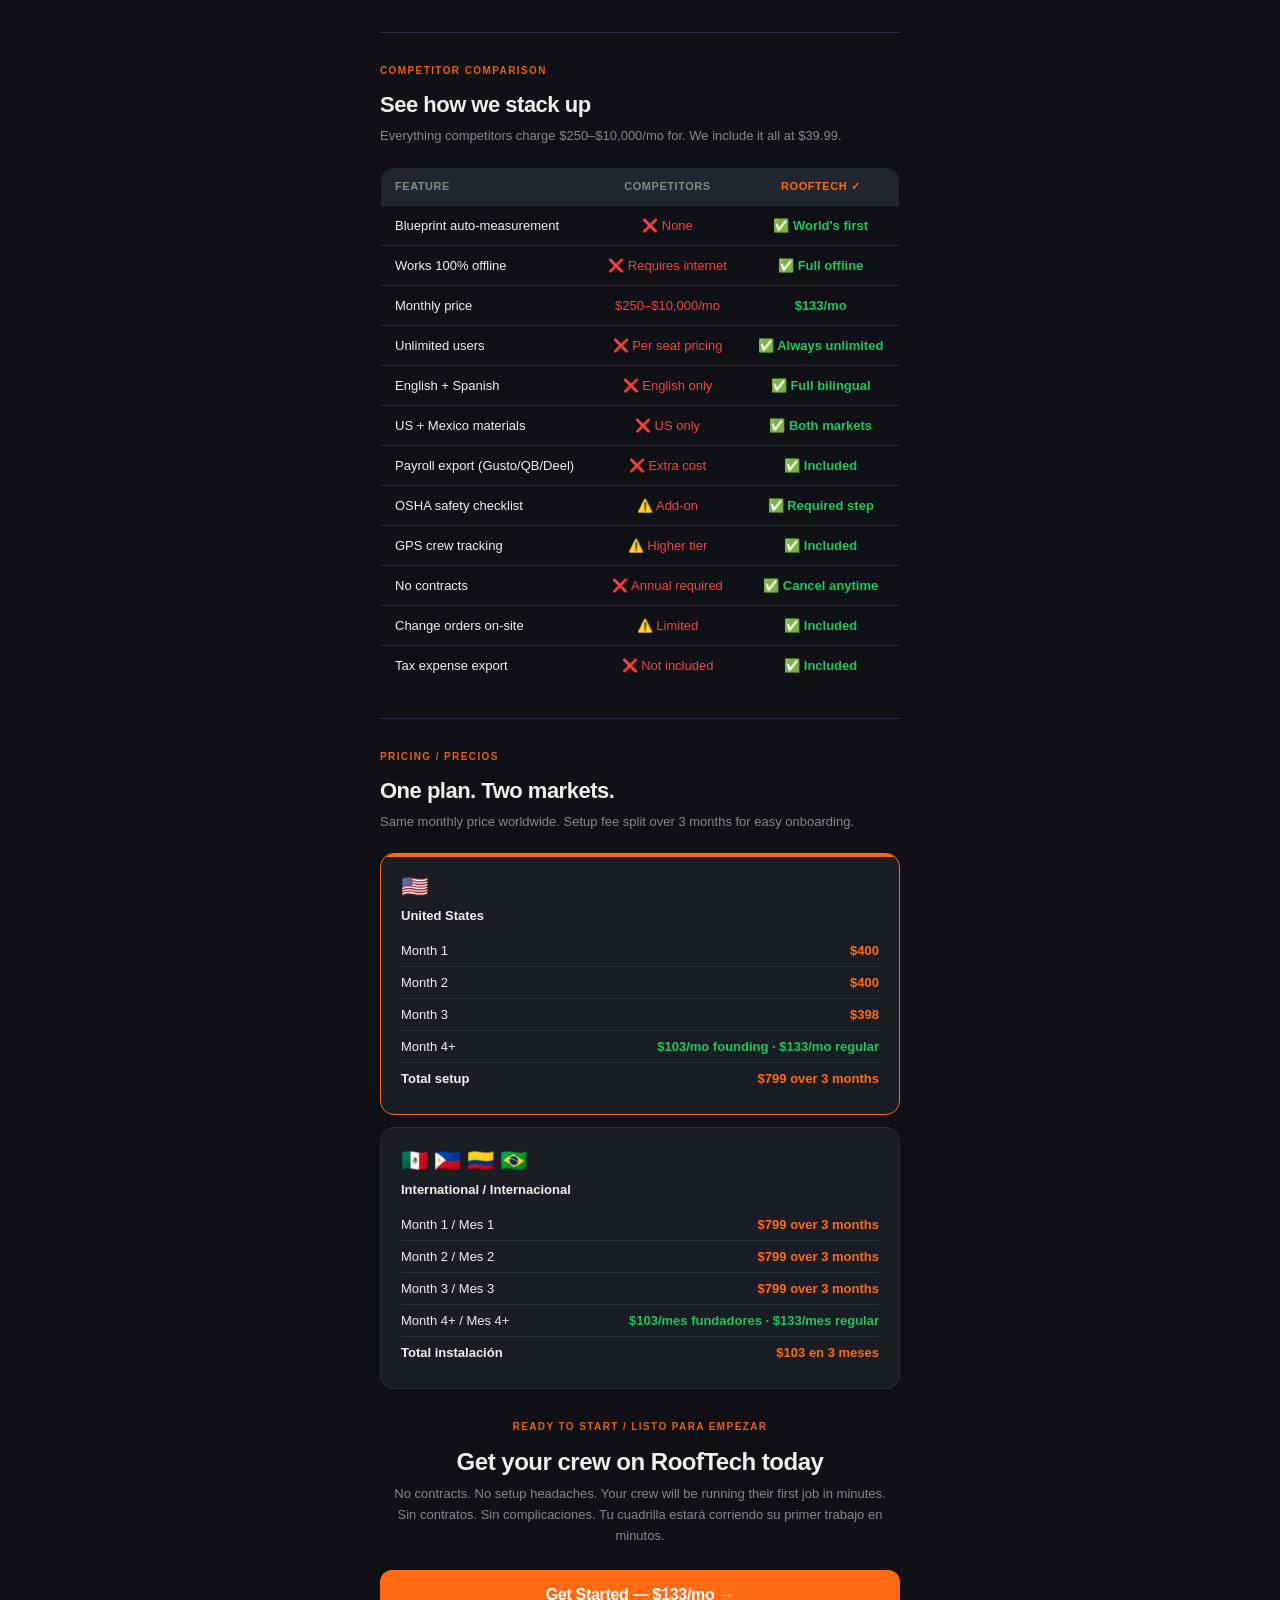
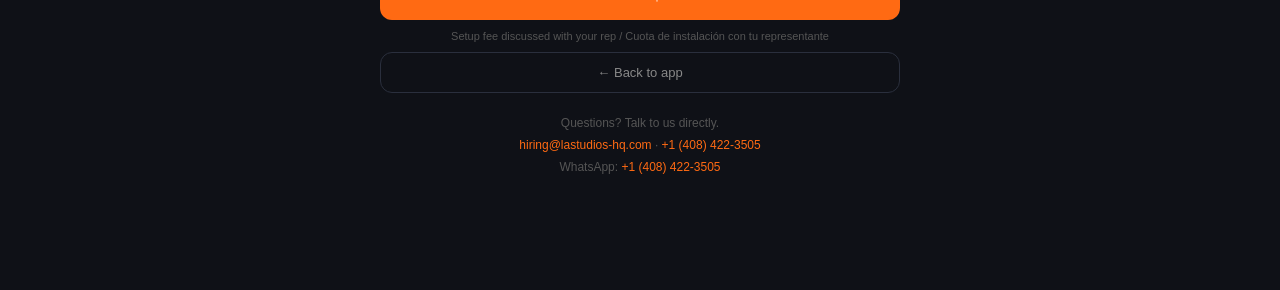
<file: pricing.html>
<!doctype html>
<html lang="en">
<head>
  <meta charset="UTF-8" />
  <meta name="viewport" content="width=device-width, initial-scale=1, viewport-fit=cover" />
  <meta name="theme-color" content="#0f1117" />
  <title>RoofTech — Why Choose Us</title>
  <style>
    * { box-sizing: border-box; margin: 0; padding: 0; }
    body { background: #0f1117; color: #f0f0f0; font-family: -apple-system, BlinkMacSystemFont, 'Segoe UI', sans-serif; }
    .wrap { max-width: 560px; margin: 0 auto; padding: 0 0 80px; }

    /* Hero */
    .hero { background: linear-gradient(160deg, #0f1117 0%, #1a1d24 100%); padding: 48px 20px 40px; text-align: center; border-bottom: 1px solid #2a2f3d; }
    .logo-block { display: flex; align-items: center; justify-content: center; gap: 12px; margin-bottom: 24px; }
    .logo-icon { width: 52px; height: 52px; background: #FF6A13; border-radius: 14px; display: flex; align-items: center; justify-content: center; font-size: 26px; }
    .logo-text { text-align: left; }
    .logo-name { font-size: 26px; font-weight: 900; color: #FF6A13; letter-spacing: -1px; line-height: 1; }
    .logo-sub { font-size: 11px; color: #888; letter-spacing: .06em; text-transform: uppercase; margin-top: 2px; }
    .hero-tag { font-size: 10px; font-weight: 800; text-transform: uppercase; letter-spacing: .14em; color: #FF6A13; margin-bottom: 14px; opacity: 0.9; }
    .hero-title { font-size: 28px; font-weight: 900; line-height: 1.2; letter-spacing: -0.5px; margin-bottom: 12px; }
    .hero-title span { color: #FF6A13; }
    .hero-sub { font-size: 14px; color: #888; line-height: 1.6; margin-bottom: 28px; }
    .hero-price { display: inline-block; background: #FF6A13; color: #fff; border-radius: 12px; padding: 14px 32px; font-size: 22px; font-weight: 900; letter-spacing: -0.5px; margin-bottom: 10px; }
    .hero-price-note { font-size: 12px; color: #888; }

    /* Sections */
    .section { padding: 32px 20px 0; }
    .section-label { font-size: 10px; font-weight: 800; text-transform: uppercase; letter-spacing: .14em; color: #FF6A13; margin-bottom: 16px; opacity: 0.9; }
    .section-title { font-size: 22px; font-weight: 900; letter-spacing: -0.5px; margin-bottom: 8px; line-height: 1.2; }
    .section-sub { font-size: 13px; color: #888; line-height: 1.6; margin-bottom: 20px; }

    /* Why cards */
    .why-grid { display: grid; gap: 12px; margin-bottom: 8px; }
    .why-card { background: #1a1d24; border: 1px solid #2a2f3d; border-radius: 14px; padding: 18px; display: flex; gap: 14px; align-items: flex-start; }
    .why-icon { font-size: 24px; flex-shrink: 0; margin-top: 2px; }
    .why-title { font-size: 15px; font-weight: 700; margin-bottom: 4px; }
    .why-desc { font-size: 12px; color: #888; line-height: 1.5; }
    .why-desc span { color: #FF6A13; font-weight: 600; }

    /* Comparison table */
    .comp-table { width: 100%; border-collapse: collapse; border-radius: 14px; overflow: hidden; border: 1px solid #2a2f3d; }
    .comp-table th { background: #222630; padding: 12px 14px; font-size: 11px; font-weight: 700; text-transform: uppercase; letter-spacing: .05em; color: #888; text-align: left; }
    .comp-table th:last-child { color: #FF6A13; text-align: center; }
    .comp-table th:nth-child(2) { text-align: center; }
    .comp-table td { padding: 12px 14px; font-size: 13px; border-top: 1px solid #2a2f3d; }
    .comp-table td:nth-child(2) { text-align: center; color: #ef4444; }
    .comp-table td:last-child { text-align: center; color: #22c55e; font-weight: 700; }
    .comp-table tr:hover td { background: #1a1d24; }

    /* Pitch quote */
    .pitch { background: linear-gradient(135deg, #1a1d24, #222630); border: 1px solid #2a2f3d; border-left: 4px solid #FF6A13; border-radius: 14px; padding: 24px 20px; margin: 20px 0; }
    .pitch-quote { font-size: 16px; font-weight: 700; line-height: 1.5; margin-bottom: 8px; color: #f0f0f0; }
    .pitch-quote span { color: #FF6A13; }
    .pitch-attr { font-size: 11px; color: #888; }

    /* Pricing cards */
    .pricing-grid { display: grid; gap: 12px; }
    .pricing-card { background: #1a1d24; border: 1px solid #2a2f3d; border-radius: 14px; padding: 20px; position: relative; overflow: hidden; }
    .pricing-card.featured { border-color: #FF6A13; }
    .pricing-card .accent { position: absolute; top: 0; left: 0; right: 0; height: 3px; background: #FF6A13; }
    .pricing-flag { font-size: 22px; margin-bottom: 8px; }
    .pricing-market { font-size: 13px; font-weight: 700; margin-bottom: 12px; }
    .pricing-row { display: flex; justify-content: space-between; padding: 8px 0; border-bottom: 1px solid #2a2f3d; font-size: 13px; }
    .pricing-row:last-child { border-bottom: none; font-weight: 700; }
    .pricing-row .val { color: #FF6A13; font-weight: 700; }
    .pricing-row .val.green { color: #22c55e; }

    /* CTA */
    .cta { padding: 32px 20px; text-align: center; }
    .cta-title { font-size: 24px; font-weight: 900; letter-spacing: -0.5px; margin-bottom: 8px; }
    .cta-sub { font-size: 13px; color: #888; margin-bottom: 24px; line-height: 1.6; }
    .btn { display: block; width: 100%; background: #FF6A13; color: #fff; border: none; border-radius: 12px; padding: 16px; font-size: 16px; font-weight: 900; cursor: pointer; text-align: center; text-decoration: none; margin-bottom: 10px; letter-spacing: -0.3px; }
    .btn-outline { display: block; width: 100%; background: transparent; color: #FF6A13; border: 1px solid #FF6A13; border-radius: 12px; padding: 14px; font-size: 14px; font-weight: 600; text-align: center; text-decoration: none; margin-bottom: 10px; }
    .btn-ghost { display: block; width: 100%; background: transparent; color: #888; border: 1px solid #2a2f3d; border-radius: 12px; padding: 12px; font-size: 13px; text-align: center; text-decoration: none; }
    .contact { font-size: 12px; color: #555; margin-top: 20px; line-height: 1.8; }
    .contact a { color: #FF6A13; text-decoration: none; }
    .divider { height: 1px; background: #2a2f3d; margin: 32px 20px 0; }
  </style>
</head>
<body>
<div class="wrap">

  <!-- Hero -->
  <div class="hero">
    <div class="logo-block">
      <img src="/rt-logo.jpeg" alt="RoofTech Logo" style="width:90px;height:auto;border-radius:12px;background:#fff;padding:6px;" />
      <div class="logo-text">
        <div class="logo-name">RoofTech</div>
        <div class="logo-sub">by LA Studios · Acapulco, MX 🇲🇽🤝🇺🇸</div>
      </div>
    </div>
    <div class="hero-tag">⚡ Next Generation Field Technology</div>
    <div class="hero-title">The only roofing app built <span>from the roof up</span></div>
    <div class="hero-sub">World's first systems architecture blueprint search. Built by a founder. Priced for the crew. Works everywhere — with or without signal.</div>
    <div class="hero-price">$133/mo</div>
    <div class="hero-price-note">Unlimited users · No contracts · Cancel anytime</div>
  </div>

  <!-- Why LA Studios -->
  <div class="section">
    <div class="section-label">Why LA Studios / RoofTech</div>
    <div class="section-title">Built different. Priced different.</div>
    <div class="section-sub">Here's why 100s of contractors are switching to RoofTech.</div>
    <div class="why-grid">
      <div class="why-card">
        <div class="why-icon">🌍</div>
        <div>
          <div class="why-title">World's First Blueprint Search</div>
          <div class="why-desc">Type the address. The building blueprint pulls automatically from public records. Measurement applied instantly. <span>No other app does this.</span></div>
        </div>
      </div>
      <div class="why-card">
        <div class="why-icon">📶</div>
        <div>
          <div class="why-title">100% Offline — Everything</div>
          <div class="why-desc">Safety, measurements, materials, payroll, expenses — <span>all work without internet.</span> Blueprint caches after first load. Go on any roof anywhere.</div>
        </div>
      </div>
      <div class="why-card">
        <div class="why-icon">💰</div>
        <div>
          <div class="why-title">$39.99 vs $500/mo</div>
          <div class="why-desc">ServiceTitan charges $500+/mo. JobNimbus $300+. We charge <span>$39.99 with unlimited users.</span> You're not paying for their San Francisco office.</div>
        </div>
      </div>
      <div class="why-card">
        <div class="why-icon">🏗️</div>
        <div>
          <div class="why-title">Built by a Founder, Not a Committee</div>
          <div class="why-desc">Lalo Austin worked the trades. Built this for real crews. <span>If something doesn't work, you call him directly.</span> That's the difference.</div>
        </div>
      </div>
      <div class="why-card">
        <div class="why-icon">🇲🇽🤝🇺🇸</div>
        <div>
          <div class="why-title">Built for US & International</div>
          <div class="why-desc">Full English and Spanish. US shingles and Mexico materials (Impermeabilizante, Tejas, Concreto). <span>One app. Every market.</span></div>
        </div>
      </div>
      <div class="why-card">
        <div class="why-icon">👥</div>
        <div>
          <div class="why-title">Unlimited Users — Always</div>
          <div class="why-desc">Add your whole crew, your office, your subs. <span>No per-seat fees. Ever.</span> 1 user or 100 — same $133/mo.</div>
        </div>
      </div>
    </div>
  </div>

  <div class="divider"></div>

  <!-- Pitch Quote -->
  <div class="section">
    <div class="pitch">
      <div class="pitch-quote">"You're not paying for a San Francisco office, 100 employees, and a VP of Sales. You're paying for the app your crew <span>actually uses on the roof.</span> That's why it's $39.99."</div>
      <div class="pitch-attr">— Lalo Austin, Founder · LA Studios · Acapulco, Mexico</div>
    </div>
    <div class="pitch" style="margin-top:12px">
      <div class="pitch-quote">"No estás pagando por una oficina en San Francisco, cien empleados y un director de ventas. Estás pagando por la app que tu cuadrilla <span>realmente usa en el techo.</span> Por eso cuesta $39.99."</div>
      <div class="pitch-attr">— Lalo Austin, Fundador · LA Studios · Acapulco, México</div>
    </div>
  </div>

  <div class="divider"></div>

  <!-- Comparison -->
  <div class="section">
    <div class="section-label">Competitor Comparison</div>
    <div class="section-title">See how we stack up</div>
    <div class="section-sub">Everything competitors charge $250–$10,000/mo for. We include it all at $39.99.</div>
    <table class="comp-table">
      <thead>
        <tr>
          <th>Feature</th>
          <th>Competitors</th>
          <th>RoofTech ✓</th>
        </tr>
      </thead>
      <tbody>
        <tr><td>Blueprint auto-measurement</td><td>❌ None</td><td>✅ World's first</td></tr>
        <tr><td>Works 100% offline</td><td>❌ Requires internet</td><td>✅ Full offline</td></tr>
        <tr><td>Monthly price</td><td>$250–$10,000/mo</td><td>$133/mo</td></tr>
        <tr><td>Unlimited users</td><td>❌ Per seat pricing</td><td>✅ Always unlimited</td></tr>
        <tr><td>English + Spanish</td><td>❌ English only</td><td>✅ Full bilingual</td></tr>
        <tr><td>US + Mexico materials</td><td>❌ US only</td><td>✅ Both markets</td></tr>
        <tr><td>Payroll export (Gusto/QB/Deel)</td><td>❌ Extra cost</td><td>✅ Included</td></tr>
        <tr><td>OSHA safety checklist</td><td>⚠️ Add-on</td><td>✅ Required step</td></tr>
        <tr><td>GPS crew tracking</td><td>⚠️ Higher tier</td><td>✅ Included</td></tr>
        <tr><td>No contracts</td><td>❌ Annual required</td><td>✅ Cancel anytime</td></tr>
        <tr><td>Change orders on-site</td><td>⚠️ Limited</td><td>✅ Included</td></tr>
        <tr><td>Tax expense export</td><td>❌ Not included</td><td>✅ Included</td></tr>
      </tbody>
    </table>
  </div>

  <div class="divider"></div>

  <!-- Pricing -->
  <div class="section">
    <div class="section-label">Pricing / Precios</div>
    <div class="section-title">One plan. Two markets.</div>
    <div class="section-sub">Same monthly price worldwide. Setup fee split over 3 months for easy onboarding.</div>
    <div class="pricing-grid">
      <div class="pricing-card featured">
        <div class="accent"></div>
        <div class="pricing-flag">🇺🇸</div>
        <div class="pricing-market">United States</div>
        <div class="pricing-row"><span>Month 1</span><span class="val">$400</span></div>
        <div class="pricing-row"><span>Month 2</span><span class="val">$400</span></div>
        <div class="pricing-row"><span>Month 3</span><span class="val">$398</span></div>
        <div class="pricing-row"><span>Month 4+</span><span class="val green">$103/mo founding · $133/mo regular</span></div>
        <div class="pricing-row"><span>Total setup</span><span class="val">$799 over 3 months</span></div>
      </div>
      <div class="pricing-card">
        <div class="pricing-flag">🇲🇽 🇵🇭 🇨🇴 🇧🇷</div>
        <div class="pricing-market">International / Internacional</div>
        <div class="pricing-row"><span>Month 1 / Mes 1</span><span class="val">$799 over 3 months</span></div>
        <div class="pricing-row"><span>Month 2 / Mes 2</span><span class="val">$799 over 3 months</span></div>
        <div class="pricing-row"><span>Month 3 / Mes 3</span><span class="val">$799 over 3 months</span></div>
        <div class="pricing-row"><span>Month 4+ / Mes 4+</span><span class="val green">$103/mes fundadores · $133/mes regular</span></div>
        <div class="pricing-row"><span>Total instalación</span><span class="val">$103 en 3 meses</span></div>
      </div>
    </div>
  </div>

  <!-- CTA -->
  <div class="cta">
    <div class="section-label">Ready to start / Listo para empezar</div>
    <div class="cta-title">Get your crew on RoofTech today</div>
    <div class="cta-sub">No contracts. No setup headaches. Your crew will be running their first job in minutes.<br>Sin contratos. Sin complicaciones. Tu cuadrilla estará corriendo su primer trabajo en minutos.</div>
    <a class="btn" href="https://buy.stripe.com/cNi00l3zxaQ4ggG9pv0Jq0b" target="_blank">Get Started — $133/mo →</a>
    <div style="font-size:11px;color:#555;text-align:center;margin-top:6px;margin-bottom:10px">Setup fee discussed with your rep / Cuota de instalación con tu representante</div>
    <a class="btn-ghost" href="/">← Back to app</a>
    <div class="contact">
      Questions? Talk to us directly.<br>
      <a href="mailto:hiring@lastudios-hq.com">hiring@lastudios-hq.com</a> · <a href="tel:+14084223505">+1 (408) 422-3505</a><br>
      WhatsApp: <a href="https://wa.me/14084223505">+1 (408) 422-3505</a>
    </div>
  </div>

</div>
</body>
</html>
</file>
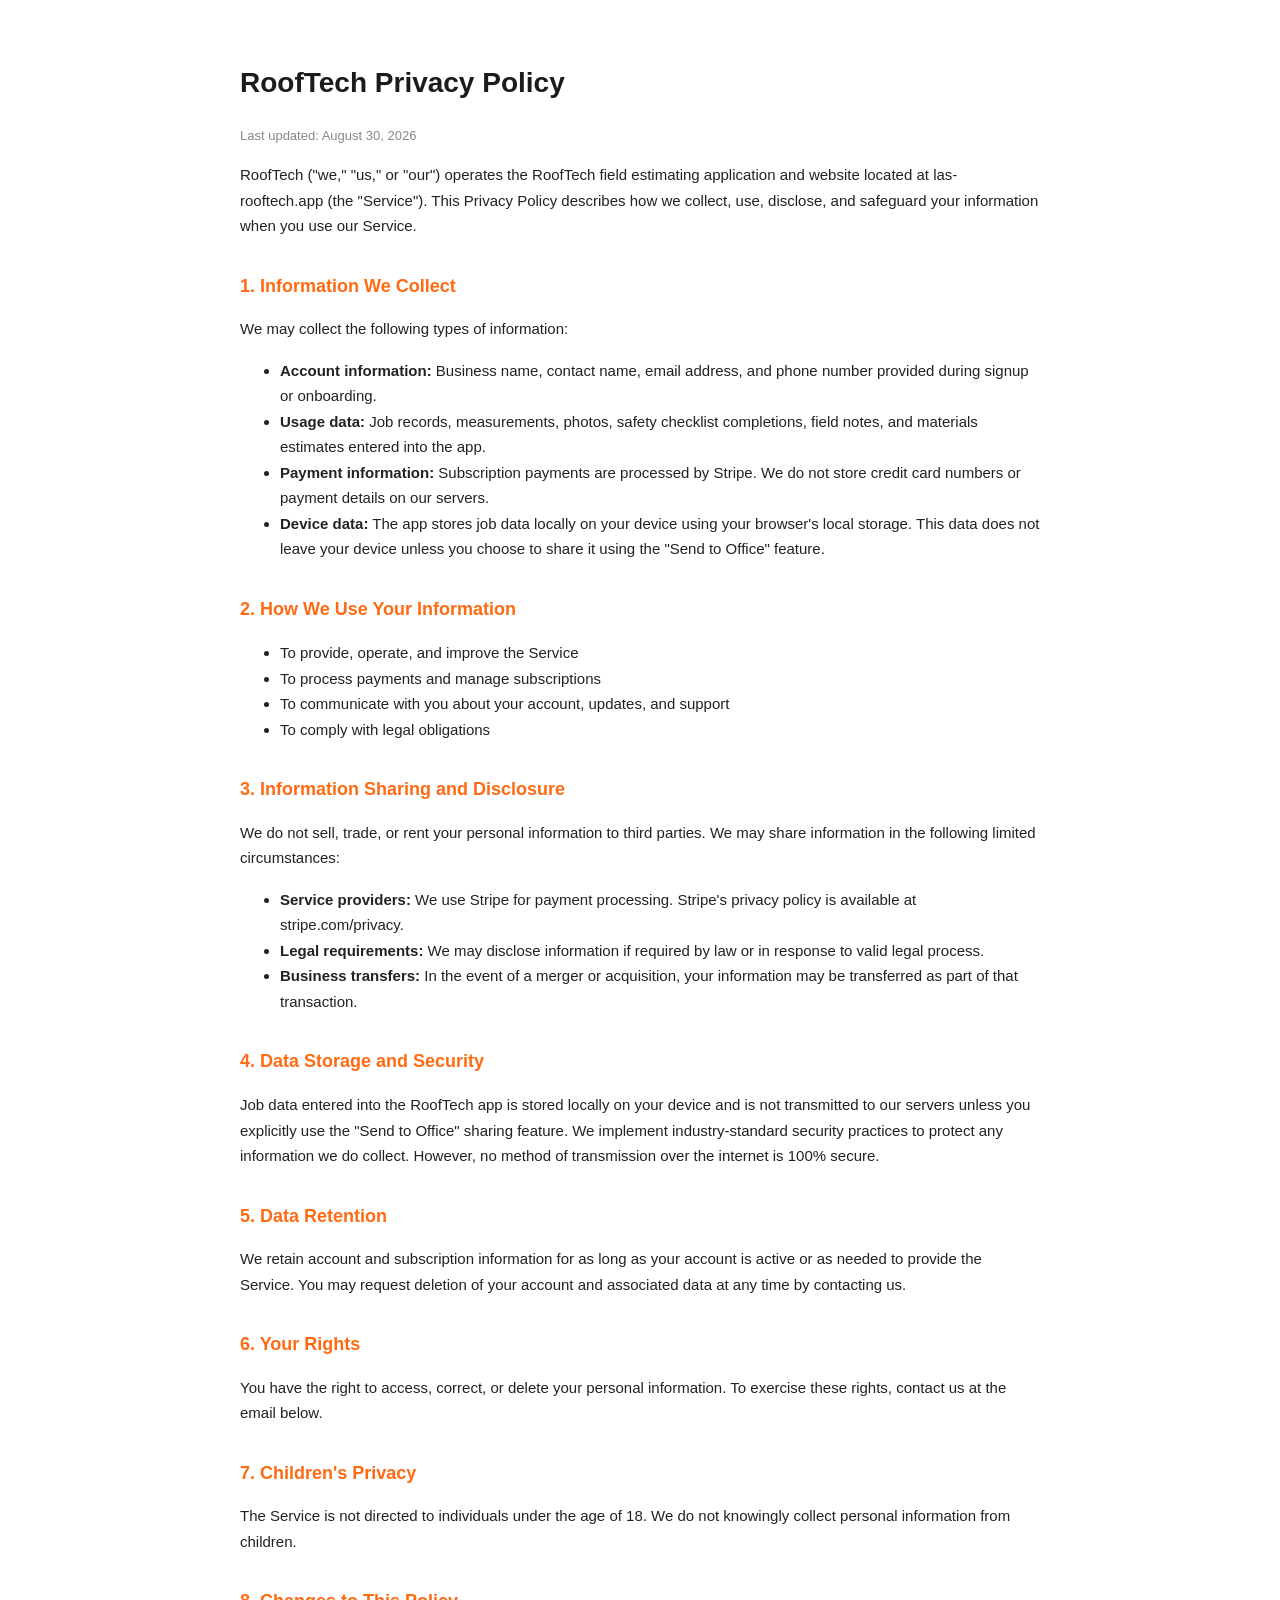
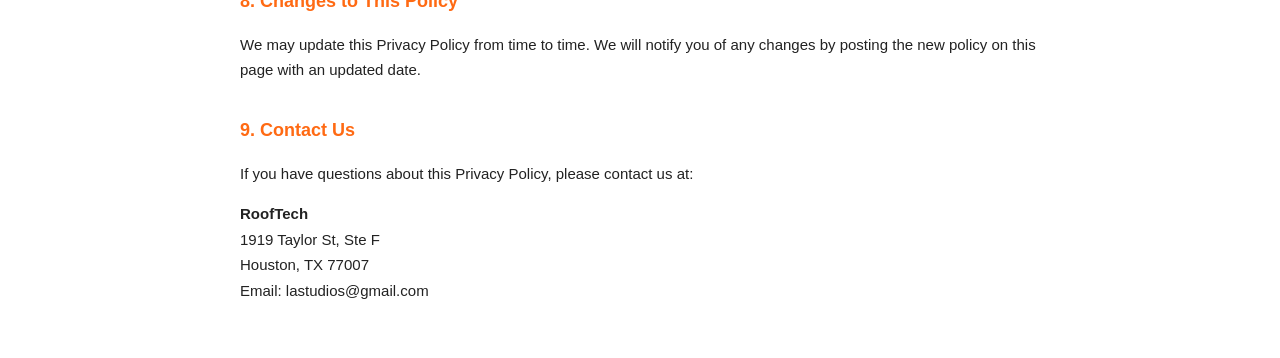
<file: privacy.html>
<!DOCTYPE html>
<html lang="en">
<head>
<meta charset="UTF-8">
<meta name="viewport" content="width=device-width, initial-scale=1.0">
<title>RoofTech — Privacy Policy</title>
<style>
  body { font-family: -apple-system, Arial, sans-serif; max-width: 800px; margin: 0 auto; padding: 40px 20px; color: #222; line-height: 1.7; }
  h1 { color: #191b1d; font-size: 28px; }
  h2 { color: #FF6A13; font-size: 18px; margin-top: 32px; }
  p, li { font-size: 15px; }
  a { color: #FF6A13; }
  .last-updated { color: #888; font-size: 13px; }
</style>
</head>
<body>

<h1>RoofTech Privacy Policy</h1>
<p class="last-updated">Last updated: August 30, 2026</p>

<p>RoofTech ("we," "us," or "our") operates the RoofTech field estimating application and website located at las-rooftech.app (the "Service"). This Privacy Policy describes how we collect, use, disclose, and safeguard your information when you use our Service.</p>

<h2>1. Information We Collect</h2>
<p>We may collect the following types of information:</p>
<ul>
  <li><strong>Account information:</strong> Business name, contact name, email address, and phone number provided during signup or onboarding.</li>
  <li><strong>Usage data:</strong> Job records, measurements, photos, safety checklist completions, field notes, and materials estimates entered into the app.</li>
  <li><strong>Payment information:</strong> Subscription payments are processed by Stripe. We do not store credit card numbers or payment details on our servers.</li>
  <li><strong>Device data:</strong> The app stores job data locally on your device using your browser's local storage. This data does not leave your device unless you choose to share it using the "Send to Office" feature.</li>
</ul>

<h2>2. How We Use Your Information</h2>
<ul>
  <li>To provide, operate, and improve the Service</li>
  <li>To process payments and manage subscriptions</li>
  <li>To communicate with you about your account, updates, and support</li>
  <li>To comply with legal obligations</li>
</ul>

<h2>3. Information Sharing and Disclosure</h2>
<p>We do not sell, trade, or rent your personal information to third parties. We may share information in the following limited circumstances:</p>
<ul>
  <li><strong>Service providers:</strong> We use Stripe for payment processing. Stripe's privacy policy is available at stripe.com/privacy.</li>
  <li><strong>Legal requirements:</strong> We may disclose information if required by law or in response to valid legal process.</li>
  <li><strong>Business transfers:</strong> In the event of a merger or acquisition, your information may be transferred as part of that transaction.</li>
</ul>

<h2>4. Data Storage and Security</h2>
<p>Job data entered into the RoofTech app is stored locally on your device and is not transmitted to our servers unless you explicitly use the "Send to Office" sharing feature. We implement industry-standard security practices to protect any information we do collect. However, no method of transmission over the internet is 100% secure.</p>

<h2>5. Data Retention</h2>
<p>We retain account and subscription information for as long as your account is active or as needed to provide the Service. You may request deletion of your account and associated data at any time by contacting us.</p>

<h2>6. Your Rights</h2>
<p>You have the right to access, correct, or delete your personal information. To exercise these rights, contact us at the email below.</p>

<h2>7. Children's Privacy</h2>
<p>The Service is not directed to individuals under the age of 18. We do not knowingly collect personal information from children.</p>

<h2>8. Changes to This Policy</h2>
<p>We may update this Privacy Policy from time to time. We will notify you of any changes by posting the new policy on this page with an updated date.</p>

<h2>9. Contact Us</h2>
<p>If you have questions about this Privacy Policy, please contact us at:</p>
<p>
  <strong>RoofTech</strong><br>
  1919 Taylor St, Ste F<br>
  Houston, TX 77007<br>
  Email: lastudios@gmail.com
</p>

</body>
</html>
</file>
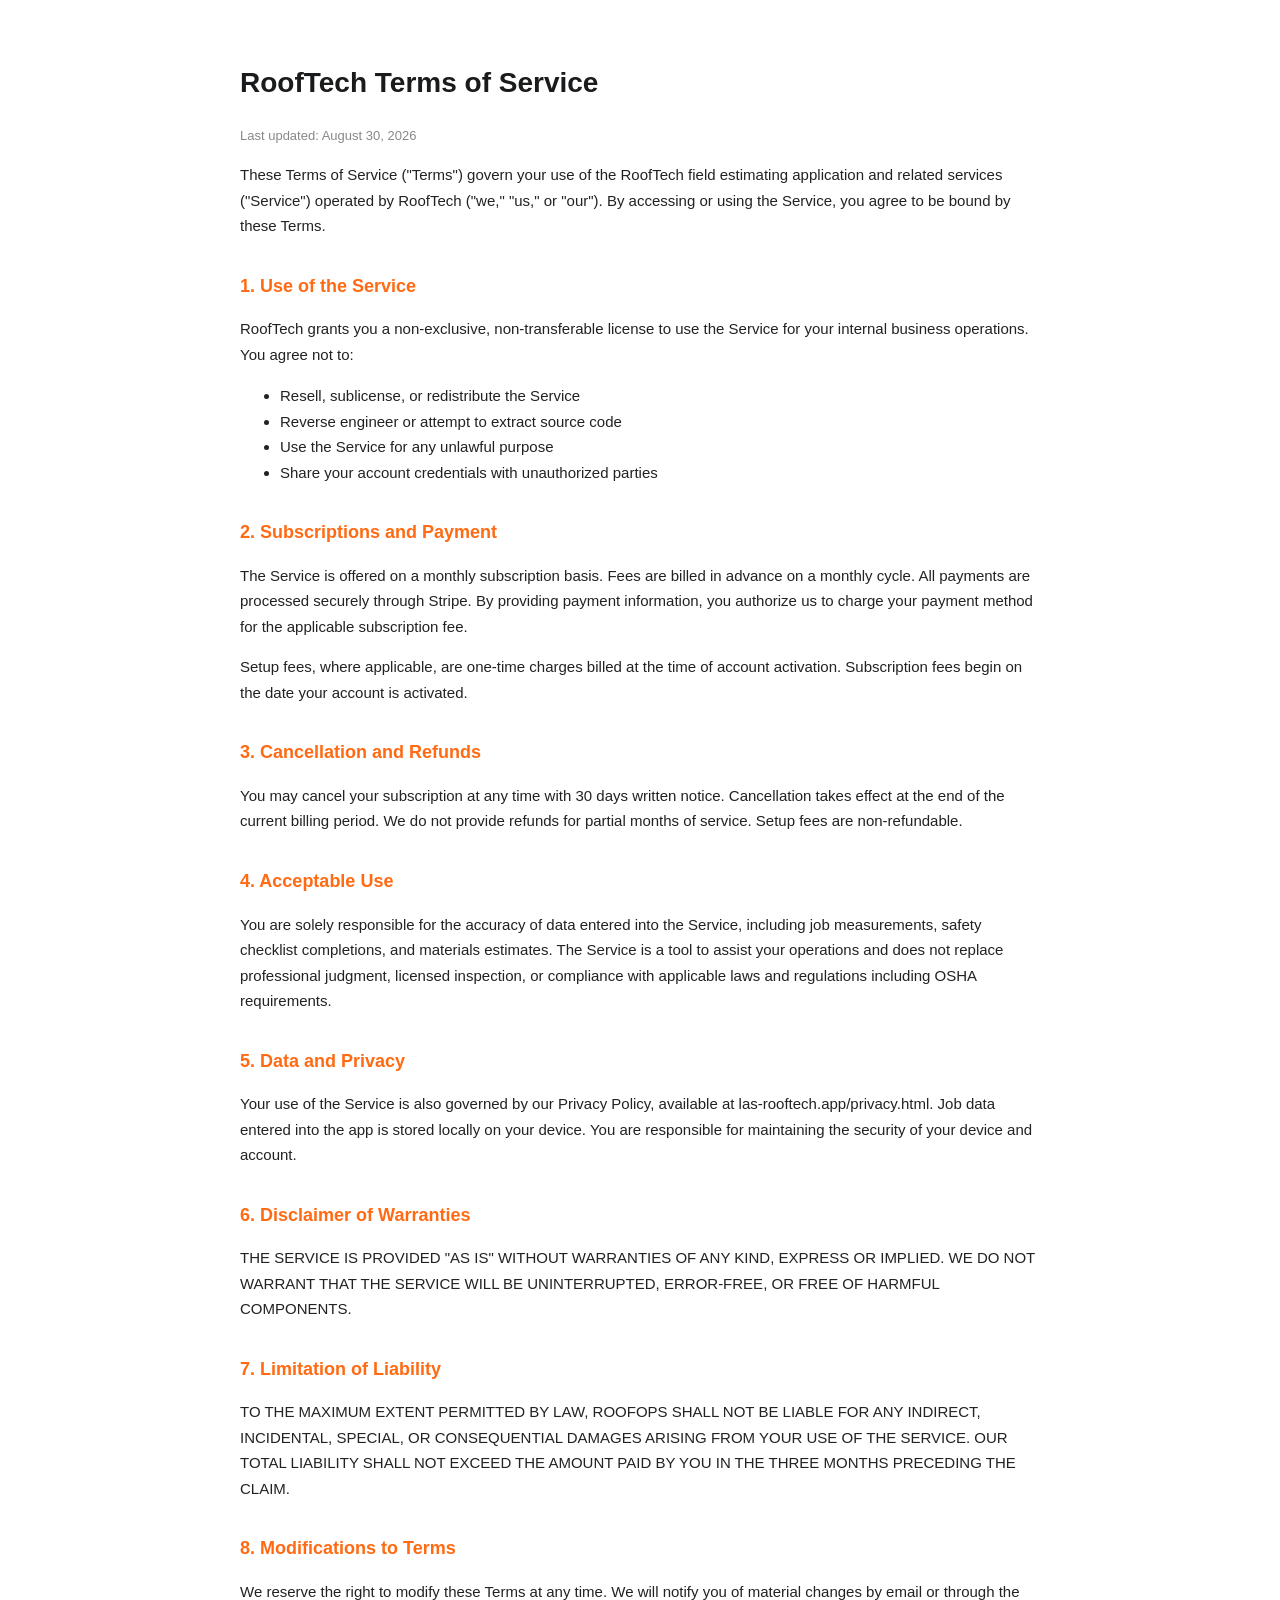
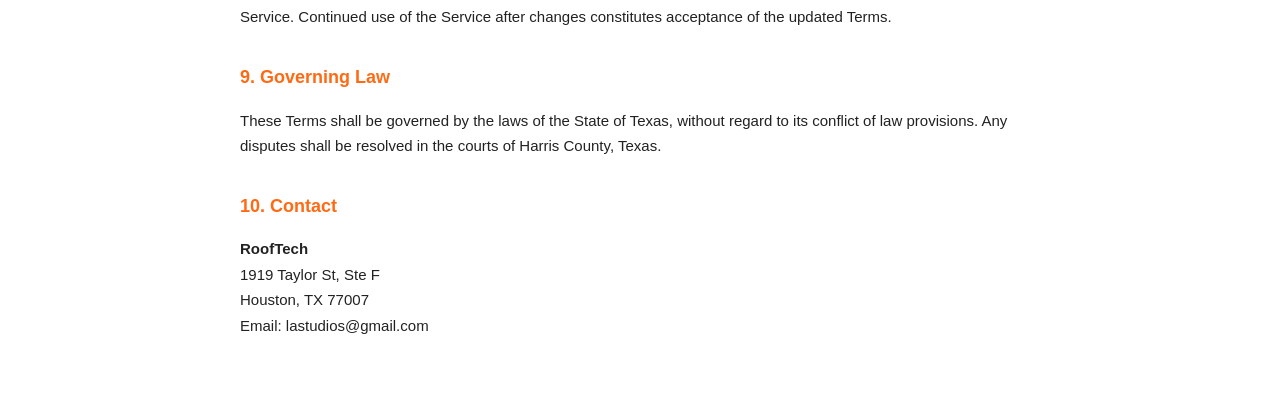
<file: terms.html>
<!DOCTYPE html>
<html lang="en">
<head>
<meta charset="UTF-8">
<meta name="viewport" content="width=device-width, initial-scale=1.0">
<title>RoofTech — Terms of Service</title>
<style>
  body { font-family: -apple-system, Arial, sans-serif; max-width: 800px; margin: 0 auto; padding: 40px 20px; color: #222; line-height: 1.7; }
  h1 { color: #191b1d; font-size: 28px; }
  h2 { color: #FF6A13; font-size: 18px; margin-top: 32px; }
  p, li { font-size: 15px; }
  .last-updated { color: #888; font-size: 13px; }
</style>
</head>
<body>

<h1>RoofTech Terms of Service</h1>
<p class="last-updated">Last updated: August 30, 2026</p>

<p>These Terms of Service ("Terms") govern your use of the RoofTech field estimating application and related services ("Service") operated by RoofTech ("we," "us," or "our"). By accessing or using the Service, you agree to be bound by these Terms.</p>

<h2>1. Use of the Service</h2>
<p>RoofTech grants you a non-exclusive, non-transferable license to use the Service for your internal business operations. You agree not to:</p>
<ul>
  <li>Resell, sublicense, or redistribute the Service</li>
  <li>Reverse engineer or attempt to extract source code</li>
  <li>Use the Service for any unlawful purpose</li>
  <li>Share your account credentials with unauthorized parties</li>
</ul>

<h2>2. Subscriptions and Payment</h2>
<p>The Service is offered on a monthly subscription basis. Fees are billed in advance on a monthly cycle. All payments are processed securely through Stripe. By providing payment information, you authorize us to charge your payment method for the applicable subscription fee.</p>
<p>Setup fees, where applicable, are one-time charges billed at the time of account activation. Subscription fees begin on the date your account is activated.</p>

<h2>3. Cancellation and Refunds</h2>
<p>You may cancel your subscription at any time with 30 days written notice. Cancellation takes effect at the end of the current billing period. We do not provide refunds for partial months of service. Setup fees are non-refundable.</p>

<h2>4. Acceptable Use</h2>
<p>You are solely responsible for the accuracy of data entered into the Service, including job measurements, safety checklist completions, and materials estimates. The Service is a tool to assist your operations and does not replace professional judgment, licensed inspection, or compliance with applicable laws and regulations including OSHA requirements.</p>

<h2>5. Data and Privacy</h2>
<p>Your use of the Service is also governed by our Privacy Policy, available at las-rooftech.app/privacy.html. Job data entered into the app is stored locally on your device. You are responsible for maintaining the security of your device and account.</p>

<h2>6. Disclaimer of Warranties</h2>
<p>THE SERVICE IS PROVIDED "AS IS" WITHOUT WARRANTIES OF ANY KIND, EXPRESS OR IMPLIED. WE DO NOT WARRANT THAT THE SERVICE WILL BE UNINTERRUPTED, ERROR-FREE, OR FREE OF HARMFUL COMPONENTS.</p>

<h2>7. Limitation of Liability</h2>
<p>TO THE MAXIMUM EXTENT PERMITTED BY LAW, ROOFOPS SHALL NOT BE LIABLE FOR ANY INDIRECT, INCIDENTAL, SPECIAL, OR CONSEQUENTIAL DAMAGES ARISING FROM YOUR USE OF THE SERVICE. OUR TOTAL LIABILITY SHALL NOT EXCEED THE AMOUNT PAID BY YOU IN THE THREE MONTHS PRECEDING THE CLAIM.</p>

<h2>8. Modifications to Terms</h2>
<p>We reserve the right to modify these Terms at any time. We will notify you of material changes by email or through the Service. Continued use of the Service after changes constitutes acceptance of the updated Terms.</p>

<h2>9. Governing Law</h2>
<p>These Terms shall be governed by the laws of the State of Texas, without regard to its conflict of law provisions. Any disputes shall be resolved in the courts of Harris County, Texas.</p>

<h2>10. Contact</h2>
<p>
  <strong>RoofTech</strong><br>
  1919 Taylor St, Ste F<br>
  Houston, TX 77007<br>
  Email: lastudios@gmail.com
</p>

</body>
</html>
</file>
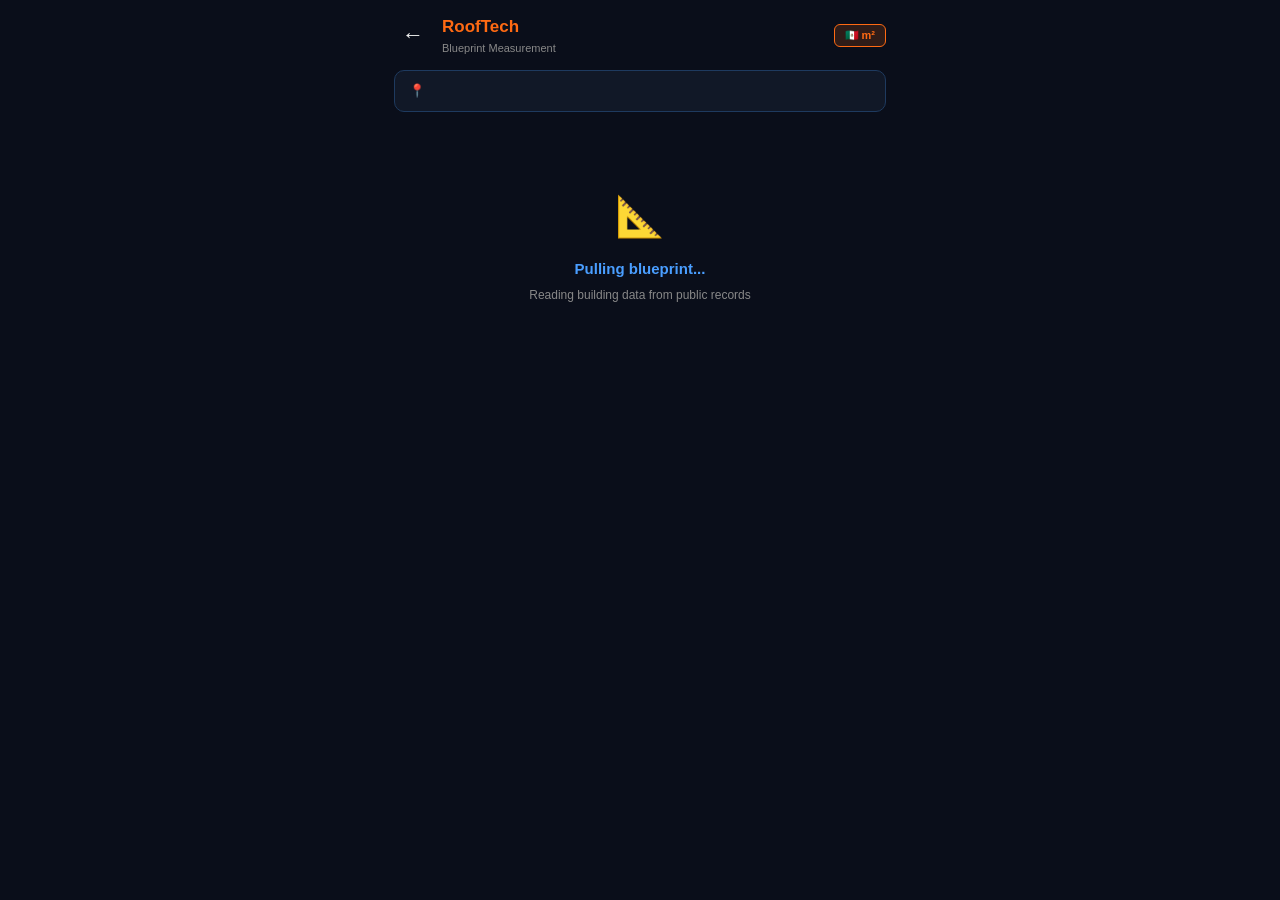
<file: tracer.html>
<!doctype html>
<html lang="en">
  <head>
    <meta charset="UTF-8" />
    <meta name="viewport" content="width=device-width, initial-scale=1, viewport-fit=cover" />
    <meta name="theme-color" content="#0a0e1a" />
    <title>RoofTech — Blueprint Measurement</title>
    <script type="module" crossorigin src="/assets/index-DHrTSpmj.js"></script>
    <link rel="stylesheet" crossorigin href="/assets/index-Bhi2IHxc.css">
  </head>
  <body style="margin:0;background:#0a0e1a;">
    <div id="root"></div>
  </body>
</html>
</file>
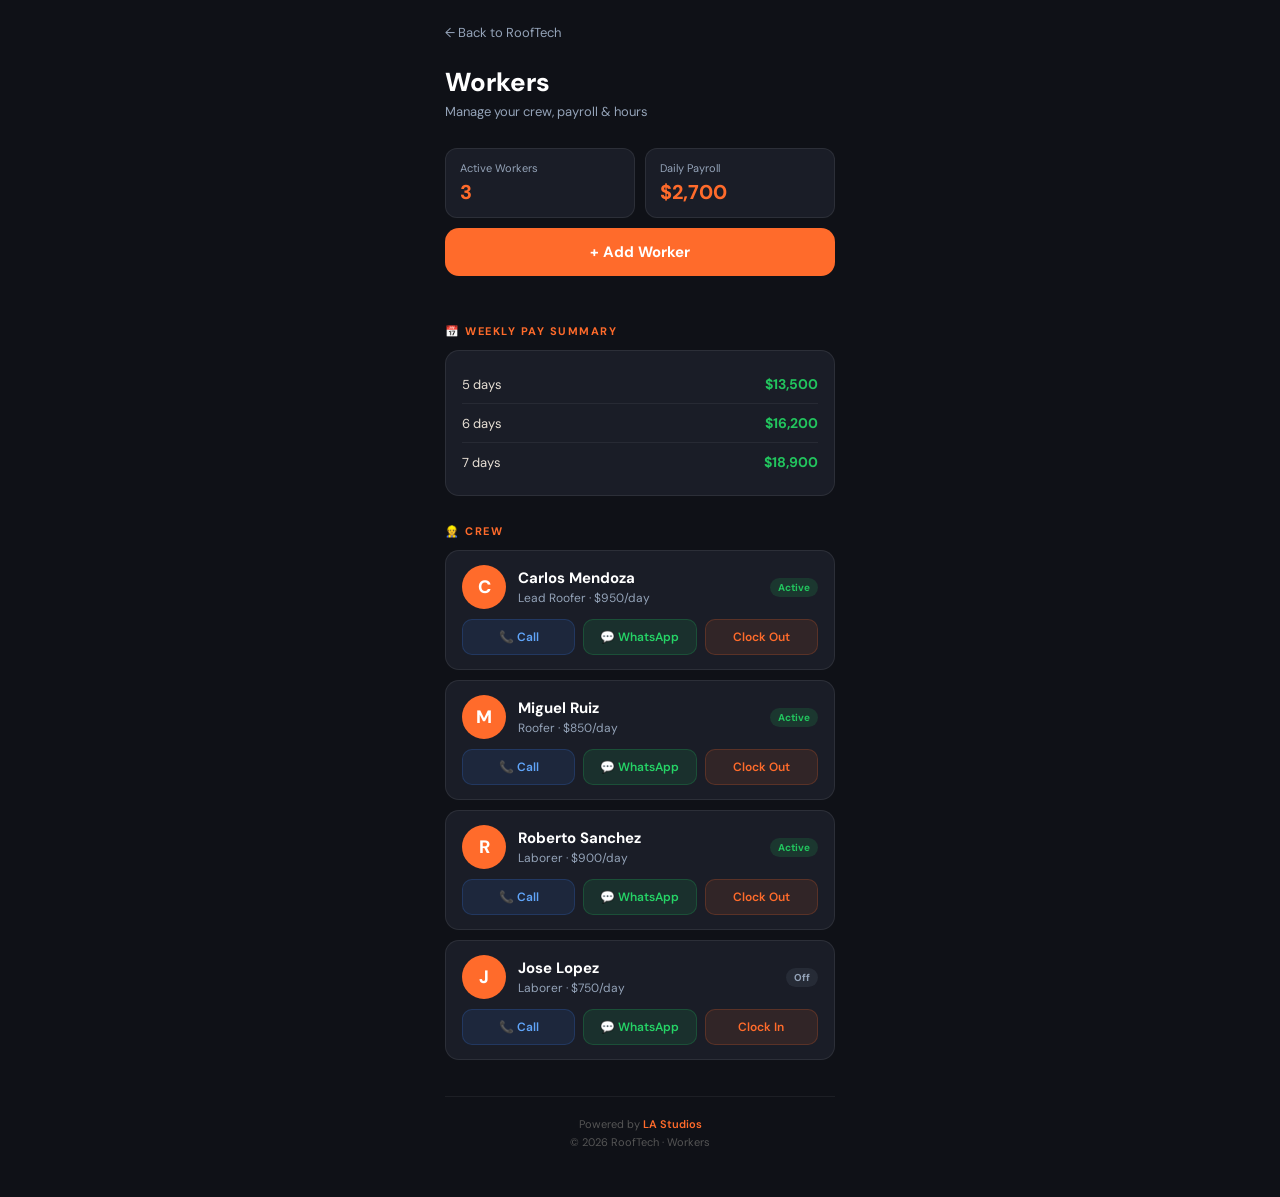
<file: workers.html>
<!doctype html>
<html lang="en">
<head>
<meta charset="UTF-8"/>
<meta name="viewport" content="width=device-width, initial-scale=1, viewport-fit=cover"/>
<meta name="theme-color" content="#0f1117"/>
<meta name="apple-mobile-web-app-capable" content="yes"/>
<meta name="apple-mobile-web-app-status-bar-style" content="black-translucent"/>
<title>RoofTech — Workers</title>
<link href="https://fonts.googleapis.com/css2?family=DM+Sans:wght@400;500;600;700;800&display=swap" rel="stylesheet">
<style>
*{box-sizing:border-box;margin:0;padding:0;font-family:'DM Sans',system-ui,sans-serif}
body{background:#0f1117;color:#fff;min-height:100vh}
.page{max-width:430px;margin:0 auto;padding:24px 20px 48px}
.back{display:flex;align-items:center;gap:8px;color:#94A3B8;font-size:13px;text-decoration:none;margin-bottom:24px}
.page-title{font-size:26px;font-weight:800;margin-bottom:4px}
.page-sub{font-size:13px;color:#94A3B8;margin-bottom:28px}
.section-title{font-size:11px;font-weight:700;color:#FF6B2B;letter-spacing:1.5px;text-transform:uppercase;margin-bottom:12px;margin-top:28px}
.worker-card{background:#1a1d27;border:1px solid rgba(255,255,255,.08);border-radius:14px;padding:14px 16px;margin-bottom:10px}
.worker-top{display:flex;align-items:center;gap:12px;margin-bottom:10px}
.avatar{width:44px;height:44px;border-radius:50%;background:#FF6B2B;display:flex;align-items:center;justify-content:center;font-size:18px;font-weight:800;flex-shrink:0}
.worker-name{font-size:15px;font-weight:700}
.worker-role{font-size:12px;color:#94A3B8;margin-top:2px}
.badge{font-size:10px;font-weight:700;padding:3px 8px;border-radius:20px;margin-left:auto}
.badge-active{background:rgba(34,197,94,.15);color:#22C55E}
.badge-off{background:rgba(148,163,184,.1);color:#94A3B8}
.worker-actions{display:flex;gap:8px}
.action-btn{flex:1;background:rgba(255,255,255,.06);border:1px solid rgba(255,255,255,.08);border-radius:10px;padding:9px 0;font-size:12px;font-weight:600;color:#E8E0D5;text-align:center;cursor:pointer;text-decoration:none;display:flex;align-items:center;justify-content:center;gap:6px}
.action-btn.wa{background:rgba(37,211,102,.1);border-color:rgba(37,211,102,.2);color:#25D366}
.action-btn.call{background:rgba(59,130,246,.1);border-color:rgba(59,130,246,.2);color:#60A5FA}
.action-btn.pay{background:rgba(255,107,43,.1);border-color:rgba(255,107,43,.2);color:#FF6B2B}
.stats-grid{display:grid;grid-template-columns:1fr 1fr;gap:10px;margin-bottom:10px}
.stat-box{background:#1a1d27;border:1px solid rgba(255,255,255,.08);border-radius:12px;padding:12px 14px}
.stat-label{font-size:11px;color:#94A3B8;margin-bottom:4px}
.stat-val{font-size:20px;font-weight:800;color:#FF6B2B}
.add-btn{width:100%;background:#FF6B2B;color:#fff;border:none;border-radius:14px;padding:14px;font-size:15px;font-weight:700;cursor:pointer;margin-bottom:20px}
.pay-row{display:flex;justify-content:space-between;align-items:center;padding:10px 0;border-bottom:1px solid rgba(255,255,255,.06)}
.pay-row:last-child{border:none}
.pay-label{font-size:13px;color:#E8E0D5}
.pay-val{font-size:14px;font-weight:700;color:#22C55E}
.input{width:100%;background:rgba(255,255,255,.06);border:1px solid rgba(255,255,255,.1);border-radius:10px;padding:11px 13px;font-size:14px;color:#fff;outline:none;margin-bottom:10px}
.modal-bg{display:none;position:fixed;inset:0;background:rgba(0,0,0,.7);z-index:100;align-items:flex-end}
.modal-bg.show{display:flex}
.modal{background:#1a1d27;border-radius:20px 20px 0 0;padding:24px 20px 40px;width:100%;max-width:430px;margin:0 auto}
.modal-title{font-size:18px;font-weight:800;margin-bottom:16px}
.save-btn{width:100%;background:#FF6B2B;color:#fff;border:none;border-radius:12px;padding:14px;font-size:15px;font-weight:700;cursor:pointer;margin-top:8px}
.cancel-btn{width:100%;background:none;border:1px solid rgba(255,255,255,.1);color:#94A3B8;border-radius:12px;padding:12px;font-size:14px;cursor:pointer;margin-top:8px}
.footer{text-align:center;margin-top:36px;padding-top:20px;border-top:1px solid rgba(255,255,255,.06)}
.footer p{font-size:11px;color:#555}
.footer span{color:#FF6B2B;font-weight:600}
</style>
</head>
<body>
<div class="page">
  <a href="/" class="back">← Back to RoofTech</a>
  <div class="page-title">Workers</div>
  <div class="page-sub">Manage your crew, payroll & hours</div>

  <!-- STATS -->
  <div class="stats-grid">
    <div class="stat-box">
      <div class="stat-label">Active Workers</div>
      <div class="stat-val" id="active-count">3</div>
    </div>
    <div class="stat-box">
      <div class="stat-label">Daily Payroll</div>
      <div class="stat-val" id="daily-total">$2,700</div>
    </div>
  </div>

  <button class="add-btn" onclick="document.getElementById('add-modal').classList.add('show')">+ Add Worker</button>

  <!-- WEEKLY PAY SUMMARY -->
  <div class="section-title">📅 Weekly Pay Summary</div>
  <div class="worker-card">
    <div id="pay-summary"></div>
  </div>

  <!-- CREW LIST -->
  <div class="section-title">👷 Crew</div>
  <div id="crew-list"></div>

  <div class="footer">
    <p>Powered by <span>LA Studios</span></p>
    <p style="margin-top:4px">© 2026 RoofTech · Workers</p>
  </div>
</div>

<!-- ADD WORKER MODAL -->
<div class="modal-bg" id="add-modal">
  <div class="modal">
    <div class="modal-title">Add Worker</div>
    <input class="input" id="w-name" placeholder="Full name">
    <input class="input" id="w-role" placeholder="Role (Roofer, Laborer, Foreman...)">
    <input class="input" id="w-phone" placeholder="Phone number">
    <input class="input" type="number" id="w-pay" placeholder="Daily rate ($)">
    <button class="save-btn" onclick="addWorker()">Save Worker</button>
    <button class="cancel-btn" onclick="document.getElementById('add-modal').classList.remove('show')">Cancel</button>
  </div>
</div>

<script>
var CREW = [
  {id:1,name:'Carlos Mendoza',role:'Lead Roofer',phone:'512-555-0101',pay:950,status:'active'},
  {id:2,name:'Miguel Ruiz',role:'Roofer',phone:'512-555-0102',pay:850,status:'active'},
  {id:3,name:'Roberto Sanchez',role:'Laborer',phone:'512-555-0103',pay:900,status:'active'},
  {id:4,name:'Jose Lopez',role:'Laborer',phone:'512-555-0104',pay:750,status:'off'},
];

function fmt(n){return '$'+n.toLocaleString();}

function render(){
  var active = CREW.filter(function(c){return c.status==='active';});
  var daily = active.reduce(function(s,c){return s+c.pay;},0);
  document.getElementById('active-count').textContent = active.length;
  document.getElementById('daily-total').textContent = fmt(daily);

  // Pay summary
  var ps = document.getElementById('pay-summary');
  ps.innerHTML = [5,6,7].map(function(d){
    return '<div class="pay-row"><span class="pay-label">'+d+' days</span><span class="pay-val">'+fmt(daily*d)+'</span></div>';
  }).join('');

  // Crew list
  var cl = document.getElementById('crew-list');
  cl.innerHTML = CREW.map(function(w){
    return '<div class="worker-card">'
      +'<div class="worker-top">'
      +'<div class="avatar">'+w.name.charAt(0)+'</div>'
      +'<div><div class="worker-name">'+w.name+'</div><div class="worker-role">'+w.role+' · '+fmt(w.pay)+'/day</div></div>'
      +'<span class="badge '+(w.status==='active'?'badge-active':'badge-off')+'">'+(w.status==='active'?'Active':'Off')+'</span>'
      +'</div>'
      +'<div class="worker-actions">'
      +'<a href="tel:'+w.phone+'" class="action-btn call">📞 Call</a>'
      +'<a href="https://wa.me/1'+w.phone.replace(/\D/g,'')+'" target="_blank" class="action-btn wa">💬 WhatsApp</a>'
      +'<button class="action-btn pay" onclick="toggleStatus('+w.id+')">'+(w.status==='active'?'Clock Out':'Clock In')+'</button>'
      +'</div></div>';
  }).join('');
}

function toggleStatus(id){
  var w = CREW.find(function(c){return c.id===id;});
  if(w) w.status = w.status==='active'?'off':'active';
  render();
}

function addWorker(){
  var name = document.getElementById('w-name').value.trim();
  var role = document.getElementById('w-role').value.trim();
  var phone = document.getElementById('w-phone').value.trim();
  var pay = parseInt(document.getElementById('w-pay').value)||0;
  if(!name||!role)return;
  CREW.push({id:Date.now(),name:name,role:role,phone:phone,pay:pay,status:'active'});
  document.getElementById('w-name').value='';
  document.getElementById('w-role').value='';
  document.getElementById('w-phone').value='';
  document.getElementById('w-pay').value='';
  document.getElementById('add-modal').classList.remove('show');
  render();
}

render();
</script>
</body>
</html>
</file>
<file: assets/index-Bhi2IHxc.css>
*,:before,:after{box-sizing:border-box;margin:0;padding:0}:root{--bg:#0f1117;--bg2:#1a1d24;--bg3:#222630;--accent:#ff6a13;--accent-dim:#ff6a1326;--green:#22c55e;--blue:#3b82f6;--text:#f0ece6;--text-muted:#8a8fa8;--text-faint:#4a4f62;--line:#2a2f3d;--radius:12px;--radius-sm:8px}html,body,#root{height:100%}body{background:var(--bg);color:var(--text);-webkit-font-smoothing:antialiased;font-family:-apple-system,BlinkMacSystemFont,Segoe UI,sans-serif;font-size:15px;line-height:1.5}input,select,textarea,button{font-family:inherit;font-size:inherit}textarea{resize:vertical}.wordmark{letter-spacing:-.5px;color:var(--text);font-size:20px;font-weight:900}.wordmark span{color:var(--accent)}.landing{flex-direction:column;min-height:100vh;padding-bottom:60px;display:flex}.landing-hero{text-align:center;padding:48px 24px 24px}.landing-hero .wordmark{letter-spacing:-2px;margin-bottom:4px;font-size:48px}.landing-hero .tagline{color:var(--text-muted);letter-spacing:.08em;text-transform:uppercase;font-size:14px}.hero-flags{letter-spacing:4px;margin-top:12px;font-size:22px}.landing-price-card{background:var(--bg2);border:1px solid var(--line);border-top:3px solid var(--accent);border-radius:var(--radius);text-align:center;margin:0 16px;padding:24px}.price-plan{text-transform:uppercase;letter-spacing:.1em;color:var(--accent);margin-bottom:8px;font-size:11px;font-weight:700}.price-amount{letter-spacing:-2px;margin-bottom:4px;font-size:48px;font-weight:900;line-height:1}.price-amount span{color:var(--text-muted);font-size:20px;font-weight:400}.price-setup{color:var(--text-muted);margin-bottom:4px;font-size:13px}.price-unlimited{color:var(--text-faint);margin-bottom:20px;font-size:12px}.landing-features{background:var(--bg2);border:1px solid var(--line);border-radius:var(--radius);margin:24px 16px;overflow:hidden}.feature-row{border-bottom:1px solid var(--line);align-items:center;gap:12px;padding:12px 16px;font-size:14px;display:flex}.feature-row:last-child{border-bottom:none}.feature-icon{text-align:center;width:28px;font-size:18px}.tax-section{background:var(--accent-dim);border-radius:var(--radius);border:1px solid #ff6a134d;margin:0 16px 24px;padding:16px}.tax-title{color:var(--accent);margin-bottom:4px;font-size:13px;font-weight:700}.tax-desc{color:var(--text-muted);margin-bottom:12px;font-size:11px}.tax-btns{flex-wrap:wrap;gap:8px;display:flex}.tax-btn{text-align:center;color:#fff;border-radius:6px;flex:1;min-width:90px;padding:8px 10px;font-size:11px;font-weight:700;text-decoration:none}.tax-btn.gusto{background:#f45d48}.tax-btn.qb{background:#2ca01c}.tax-btn.deel{background:#3142dc}.landing-footer{text-align:center;color:var(--text-faint);padding:0 16px;font-size:11px}.landing-footer a{color:var(--text-faint)}.btn-primary{background:var(--accent);color:#fff;border-radius:var(--radius-sm);cursor:pointer;text-align:center;border:none;width:100%;margin-bottom:10px;padding:14px;font-size:15px;font-weight:700;text-decoration:none;display:block}.btn-secondary{width:100%;color:var(--accent);border:1px solid var(--accent);border-radius:var(--radius-sm);cursor:pointer;text-align:center;background:0 0;padding:12px;font-size:14px;font-weight:600;display:block}.btn-outline{color:var(--accent);border:1px solid var(--accent);border-radius:var(--radius-sm);cursor:pointer;background:0 0;padding:10px 16px;font-size:13px}.btn-outline.full{width:100%;margin-top:8px}.btn-ghost{color:var(--text-faint);cursor:pointer;background:0 0;border:none;padding:8px;font-size:12px}.btn-primary-sm{background:var(--green);color:#fff;cursor:pointer;border:none;border-radius:6px;padding:6px 12px;font-size:12px;font-weight:600}.btn-danger-sm{color:#fff;cursor:pointer;background:#ef4444;border:none;border-radius:6px;padding:6px 12px;font-size:12px;font-weight:600}.btn-danger{color:#fff;cursor:pointer;background:#ef4444;border:none;border-radius:6px;padding:8px 14px;font-size:13px}.icon-btn{color:var(--text);cursor:pointer;background:0 0;border:none;padding:4px 8px;font-size:20px}.lang-btn,.units-btn{background:var(--accent-dim);border:1px solid var(--accent);color:var(--accent);cursor:pointer;white-space:nowrap;border-radius:6px;padding:3px 8px;font-size:11px;font-weight:700}.screen{flex-direction:column;min-height:100vh;display:flex}.top-bar{background:var(--bg2);border-bottom:1px solid var(--line);z-index:10;-webkit-backdrop-filter:blur(6px);backdrop-filter:blur(6px);flex-wrap:nowrap;align-items:center;gap:8px;padding:12px 14px;display:flex;position:sticky;top:0;overflow:hidden}.title-block{flex:1;min-width:0}.title-block .wordmark{font-size:16px}.title-block .subtitle{color:var(--text-muted);white-space:nowrap;text-overflow:ellipsis;font-size:11px;overflow:hidden}.top-bar-right{flex-shrink:0;align-items:center;gap:6px;display:flex}.status-pill{white-space:nowrap;font-size:10px;font-weight:600}.status-pill.online{color:var(--green)}.status-pill.offline{color:var(--text-muted)}.status-pill.saving{color:var(--accent)}.body{flex:1;padding:16px 16px 100px;overflow-y:auto}.editor-body{padding-bottom:40px}.job-list{flex-direction:column;gap:8px;margin-bottom:16px;display:flex}.job-card{background:var(--bg2);border:1px solid var(--line);border-radius:var(--radius);text-align:left;cursor:pointer;width:100%;padding:16px}.job-card:hover{border-color:var(--accent)}.job-card-title{margin-bottom:2px;font-size:15px;font-weight:700}.job-card-sub{color:var(--text-muted);margin-bottom:8px;font-size:12px}.empty{text-align:center;padding:60px 20px}.empty-icon{margin-bottom:12px;font-size:40px}.empty-title{margin-bottom:4px;font-size:18px;font-weight:700}.empty-sub{color:var(--text-muted);margin-bottom:20px;font-size:13px}.list-actions{text-align:center;margin-top:16px}.confirm-row{justify-content:center;gap:8px;display:flex}.fab{background:var(--accent);color:#fff;cursor:pointer;z-index:20;border:none;border-radius:50%;width:56px;height:56px;font-size:28px;line-height:1;position:fixed;bottom:24px;right:20px;box-shadow:0 4px 16px #ff6a1366}.badge{text-transform:uppercase;letter-spacing:.06em;border-radius:20px;padding:2px 8px;font-size:10px;font-weight:700}.badge.draft{color:var(--accent);background:#ff6a1326}.badge.complete{color:var(--green);background:#22c55e26}.section-title{text-transform:uppercase;letter-spacing:.06em;color:var(--text-muted);align-items:center;gap:6px;margin:20px 0 8px;font-size:12px;font-weight:700;display:flex}.section-card{background:var(--bg2);border:1px solid var(--line);border-radius:var(--radius);margin-bottom:4px;padding:16px}.field{flex-direction:column;gap:4px;margin-bottom:12px;display:flex}.field:last-child{margin-bottom:0}.field label,.field-label{color:var(--text-muted);text-transform:uppercase;letter-spacing:.04em;font-size:11px;font-weight:600}.field input,.field select,.field textarea{background:var(--bg);border:1px solid var(--line);color:var(--text);border-radius:8px;padding:10px 12px;font-size:15px}.field input:focus,.field select:focus,.field textarea:focus{border-color:var(--accent);outline:none}.field-row{grid-template-columns:1fr 1fr;gap:10px;display:grid}textarea{background:var(--bg);border:1px solid var(--line);color:var(--text);border-radius:8px;width:100%;padding:10px 12px;font-size:14px}textarea:focus{border-color:var(--accent);outline:none}.plane-card{background:var(--bg2);border:1px solid var(--line);border-radius:var(--radius);margin-bottom:8px;padding:14px}.plane-header{justify-content:space-between;align-items:center;margin-bottom:10px;display:flex}.plane-name{color:var(--accent);background:0 0;border:none;width:100%;font-size:14px;font-weight:700}.plane-name:focus{outline:none}.remove-btn{color:var(--text-faint);cursor:pointer;background:0 0;border:none;padding:0 4px;font-size:20px}.plane-area{color:var(--text-muted);margin-top:8px;font-size:13px}.plane-area strong{color:var(--text)}.roof-type-row{flex-wrap:wrap;align-items:center;gap:6px;margin-bottom:12px;display:flex}.roof-type-btn{border:1px solid var(--accent);color:var(--accent);cursor:pointer;background:0 0;border-radius:6px;padding:4px 10px;font-size:11px;font-weight:700}.roof-type-btn.active{background:var(--accent);color:#fff}.total-area{margin:12px 0 4px;font-size:14px;font-weight:700}.total-area strong{color:var(--accent)}.squares{color:var(--text-muted);margin-bottom:12px;font-size:13px}.mat-list{border-top:1px solid var(--line);margin-top:12px;padding-top:12px}.mat-row{border-bottom:1px solid var(--line);justify-content:space-between;align-items:center;padding:6px 0;font-size:13px;display:flex}.mat-row:last-child{border-bottom:none}.mat-row strong{color:var(--accent)}.check-row{border-bottom:1px solid var(--line);cursor:pointer;align-items:flex-start;gap:10px;padding:10px 0;font-size:13px;display:flex}.check-row:last-child{border-bottom:none}.check-row input{width:18px;height:18px;accent-color:var(--accent);flex-shrink:0;margin-top:1px}.labor-row{justify-content:space-between;align-items:center;margin-bottom:14px;font-size:15px;font-weight:700;display:flex}.payroll-box{background:#22c55e14;border:1px solid #22c55e4d;border-radius:10px;padding:14px}.payroll-title{color:var(--green);margin-bottom:4px;font-size:13px;font-weight:700}.payroll-desc{color:var(--text-muted);margin-bottom:12px;font-size:11px}.payroll-btns{flex-wrap:wrap;gap:6px;display:flex}.payroll-btn{cursor:pointer;color:#fff;border:none;border-radius:6px;flex:1;min-width:90px;padding:8px 10px;font-size:11px;font-weight:700}.payroll-btn.gusto{background:#f45d48}.payroll-btn.qb{background:#2ca01c}.payroll-btn.deel{background:#3142dc}::-webkit-scrollbar{width:4px}::-webkit-scrollbar-track{background:var(--bg)}::-webkit-scrollbar-thumb{background:var(--line);border-radius:2px}
</file>
